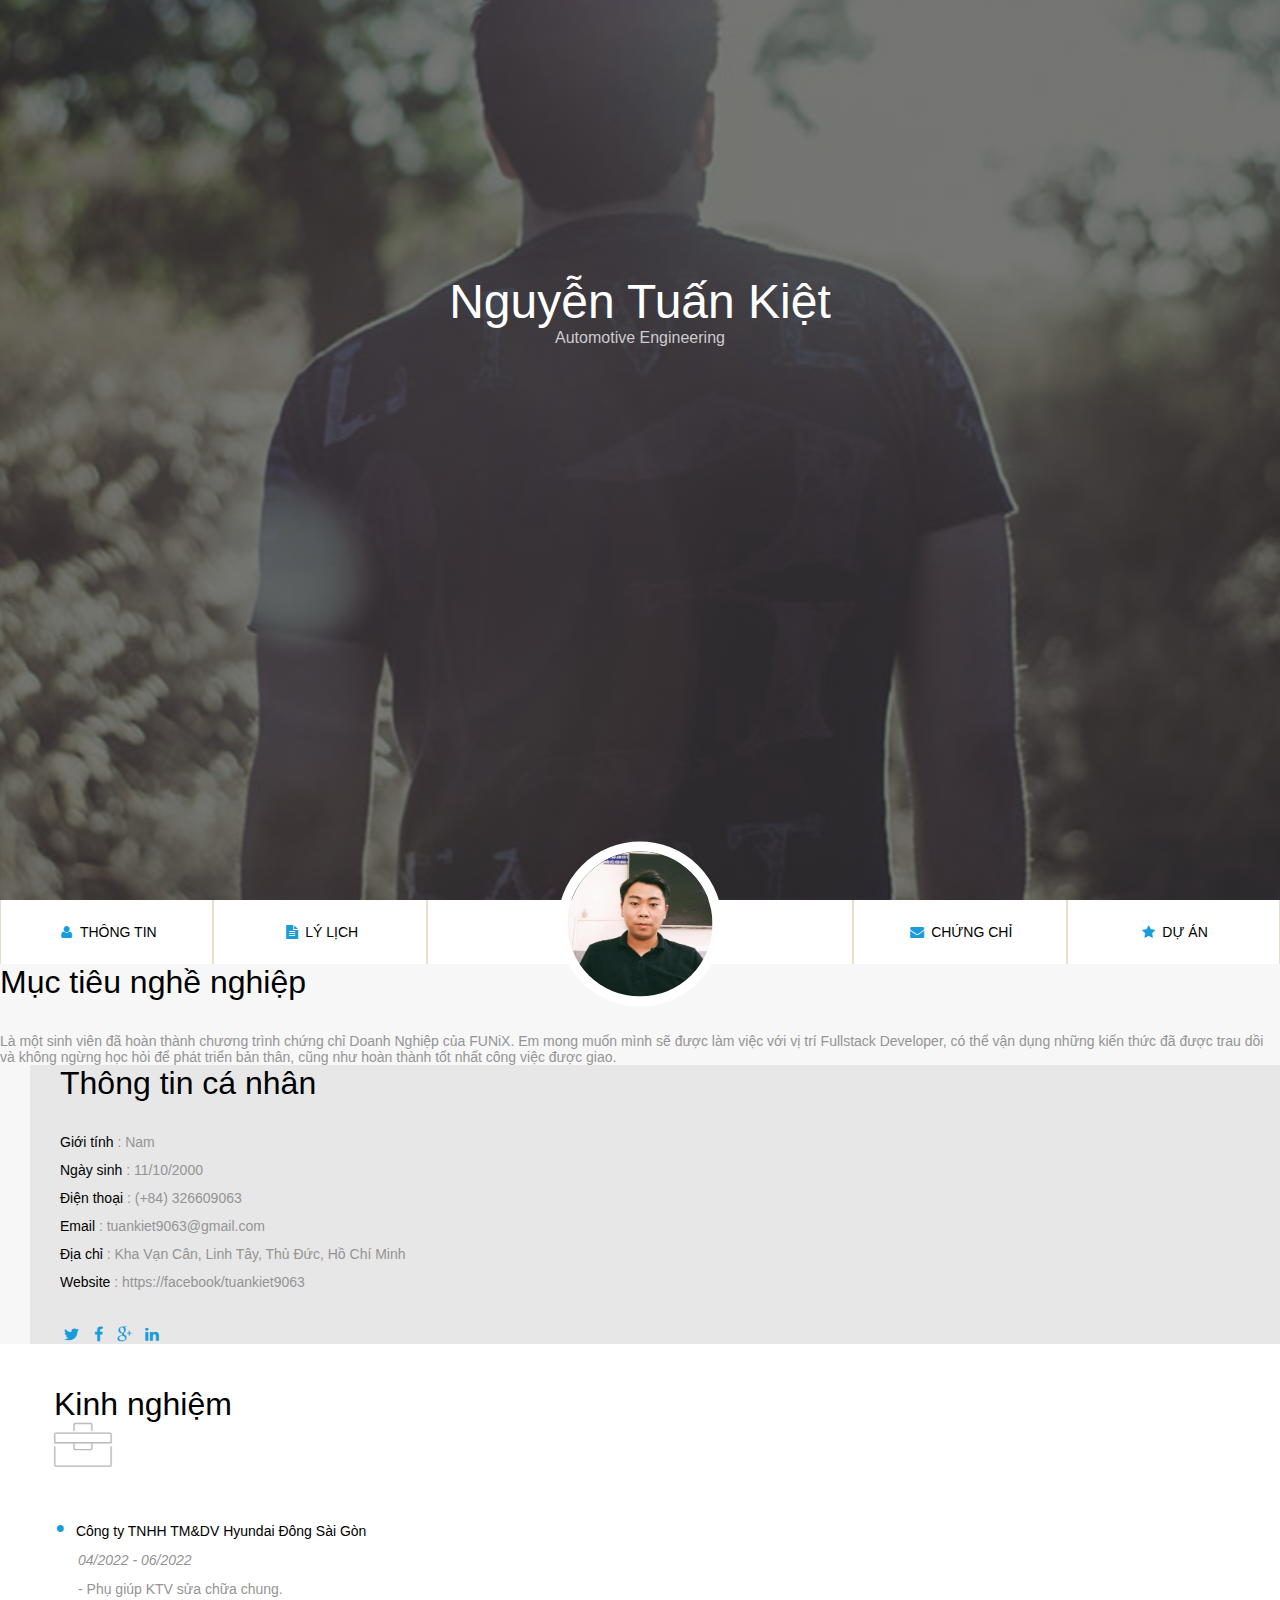
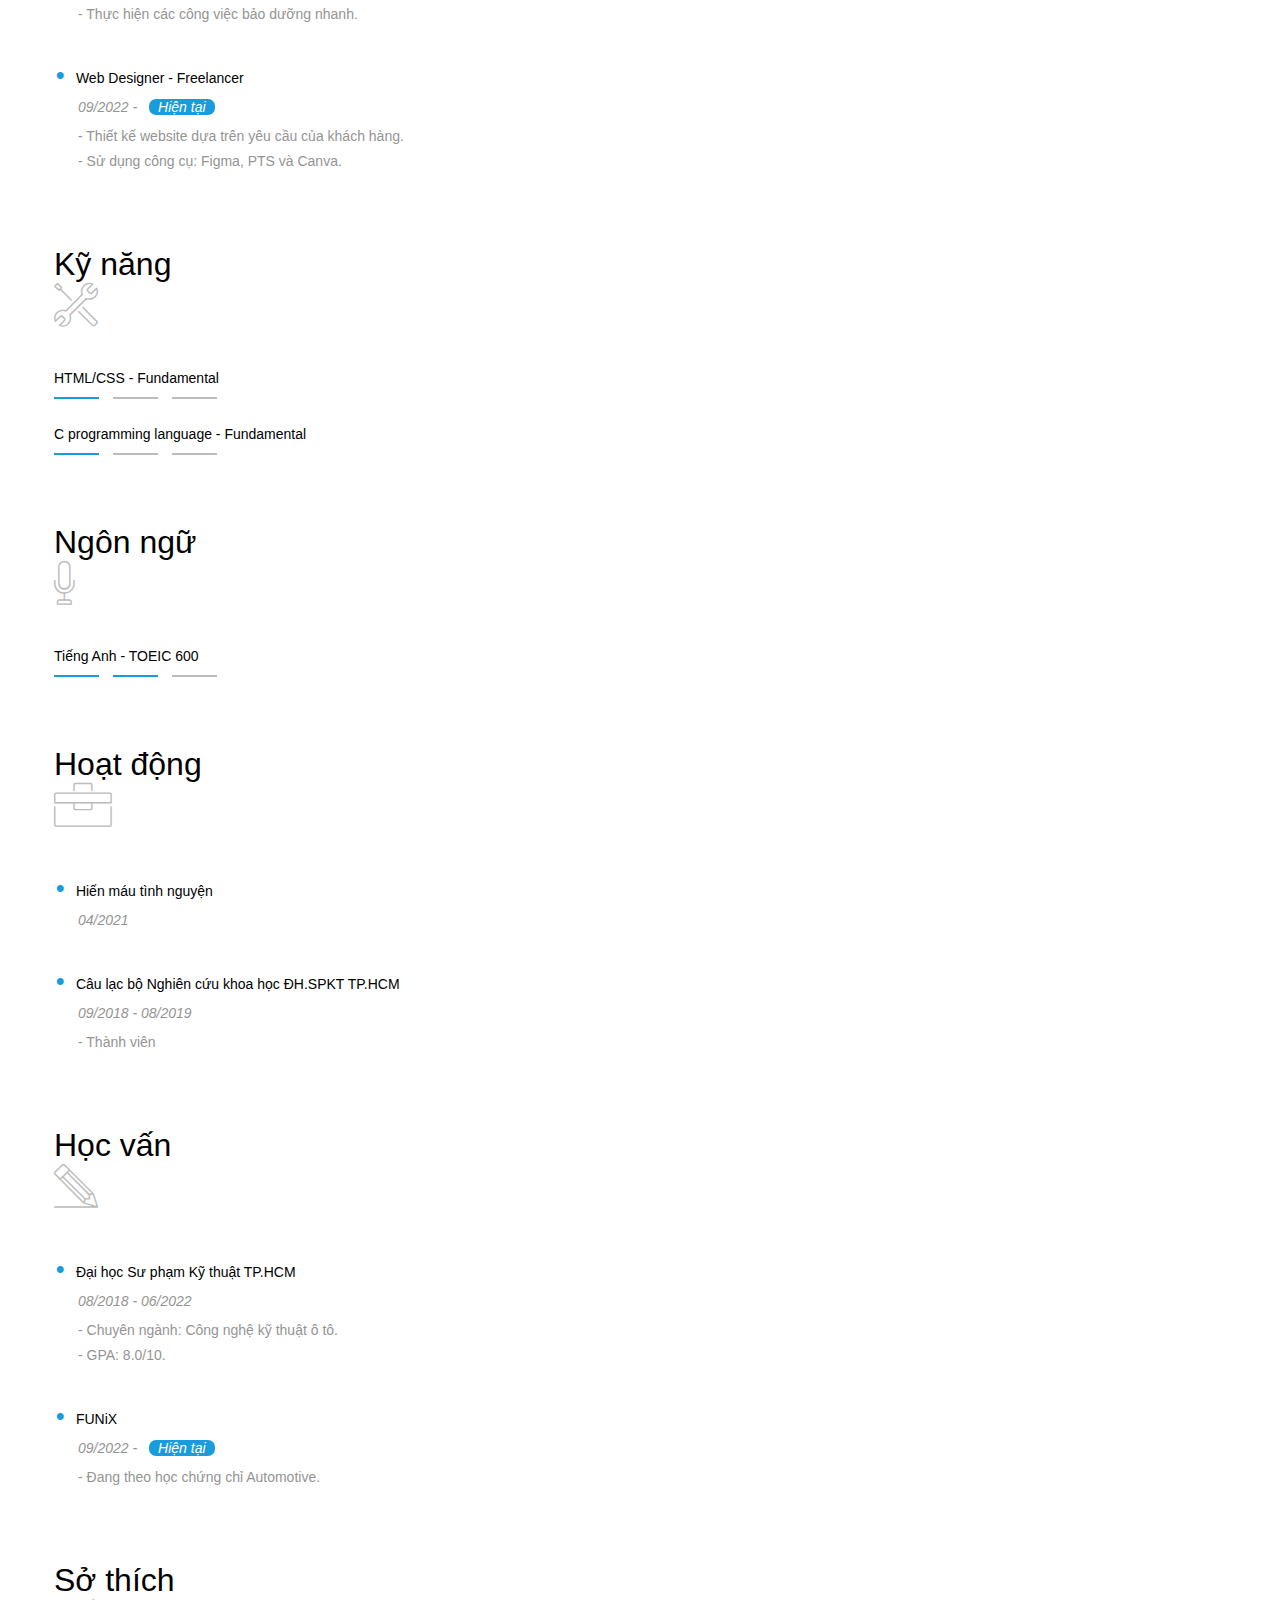
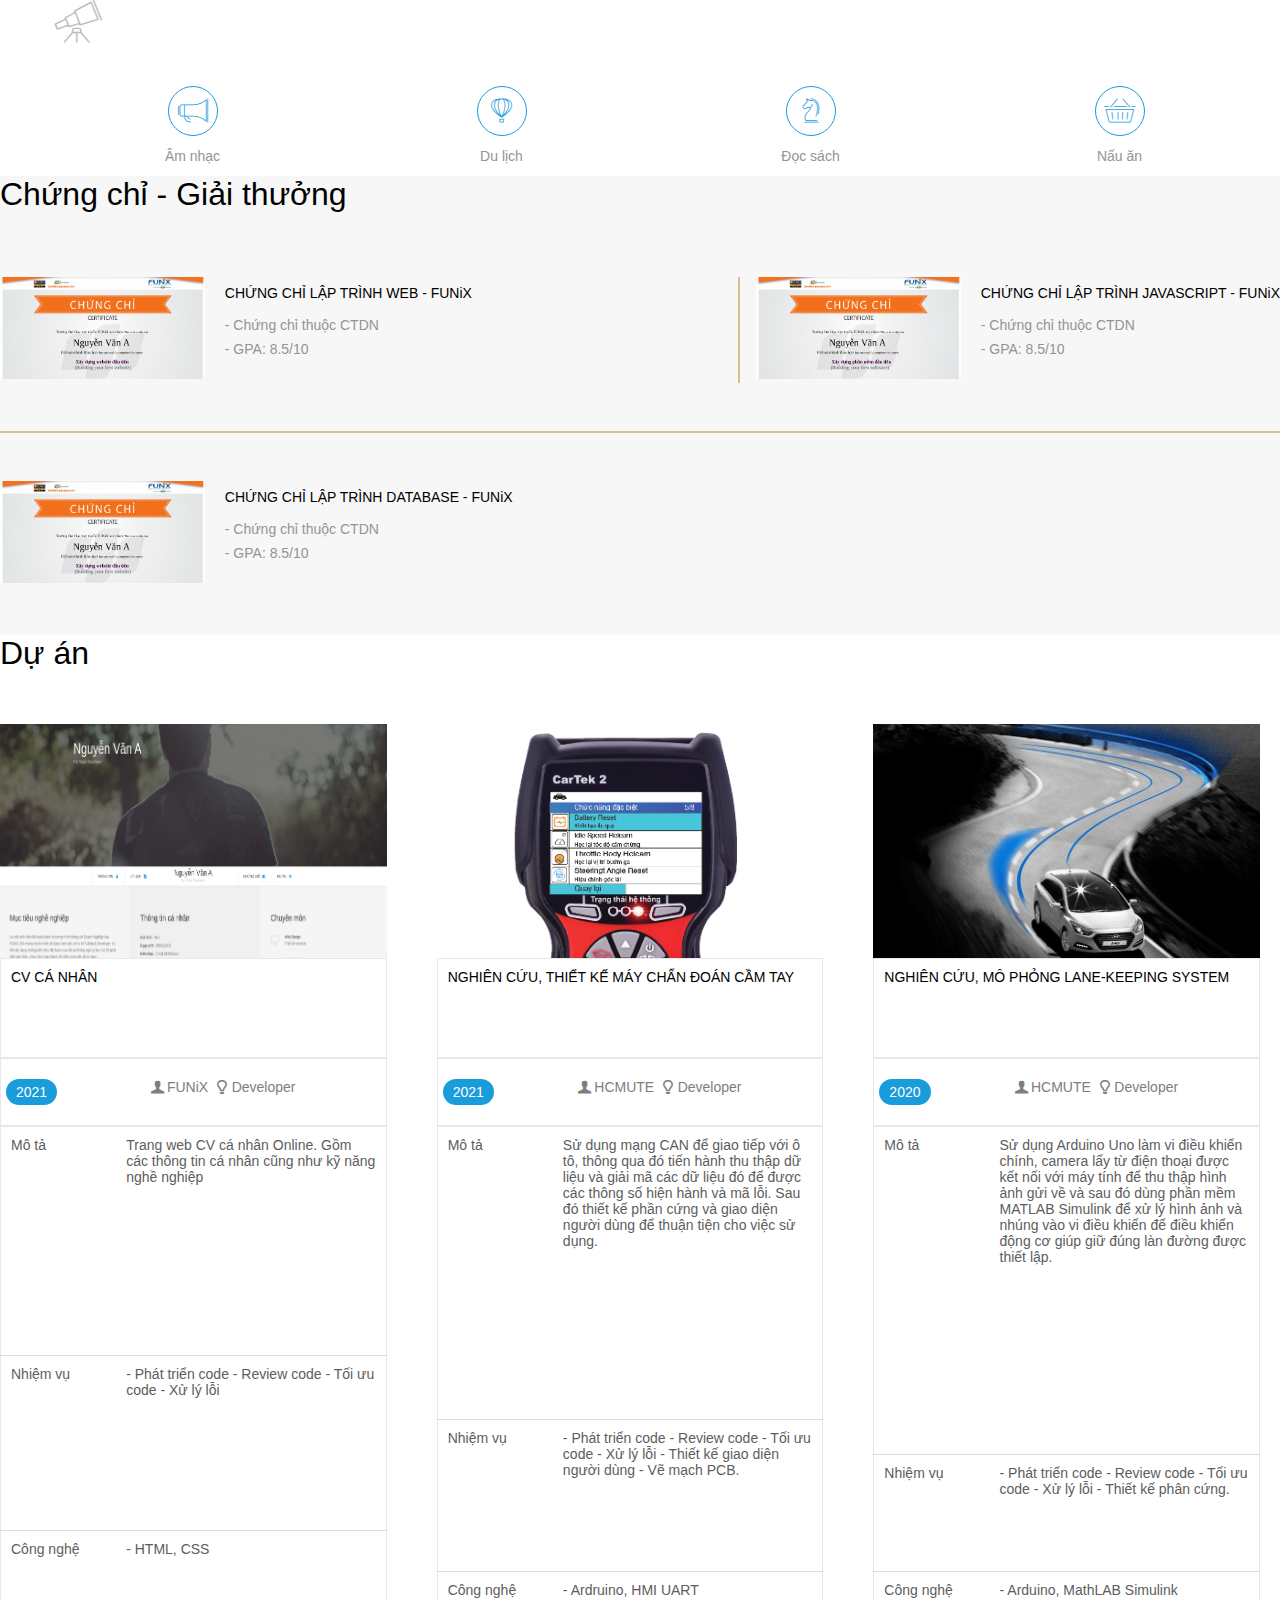
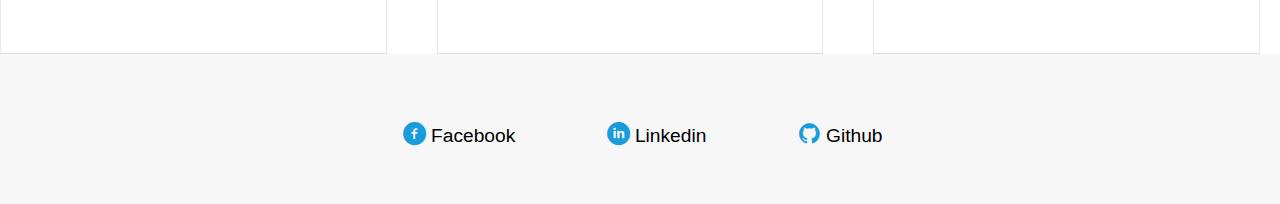
<file: index.html>
<!DOCTYPE html>
<html lang="en">
  <head>
    <meta charset="UTF-8" />
    <meta http-equiv="X-UA-Compatible" content="IE=edge" />
    <meta name="viewport" content="width=device-width, initial-scale=1.0" />
    <link rel="stylesheet" href="./css/font.css" />
    <title>Assignment 03</title>

    <!-- Cài đặt Bootstrap 5.0 vào trang Web -->
    <link
      href="https://cdn.jsdelivr.net/npm/bootstrap@5.1.3/dist/css/bootstrap.min.css"
      rel="stylesheet"
      integrity="sha384-1BmE4kWBq78iYhFldvKuhfTAU6auU8tT94WrHftjDbrCEXSU1oBoqyl2QvZ6jIW3"
      crossorigin="anonymous"
    />
    <link rel="stylesheet" href="./css/font.css" />
    <link rel="stylesheet" href="./css/laptop.css" />
    <link rel="stylesheet" href="./css/tablet.css" />
    <link rel="stylesheet" href="./css/mobile.css" />
  </head>

  <body>
    <!-- banner -->
    <div id="banner" style="padding: 50px">
      <h1>Nguyễn Tuấn Kiệt</h1>
      <span>Automotive Engineering</span>
    </div>

    <!-- navbar -->
    <section id="nav-bar">
      <nav class="container">
        <div class="nav-container">
          <i class="icon-user"></i>
          <a href="#about">Thông tin</a>
        </div>

        <div class="nav-container">
          <i class="icon-doc-text-inv"></i>
          <a href="#job-info">Lý lịch</a>
        </div>

        <div class="nav-container img">
          <img src="images/avatar.jpg" alt="" />
        </div>

        <div class="nav-container">
          <i class="icon-mail-alt"></i>
          <a href="#certificate">Chứng chỉ</a>
        </div>

        <div class="nav-container">
          <i class="icon-star-1"></i>
          <a href="#project">Dự Án</a>
        </div>
      </nav>
    </section>

    <!-- about -->
    <section id="about" class="bg-grey">
      <div class="container px-0 row m-auto">
        <div id="target" class="col py-5">
          <h1 class="section-title">Mục tiêu nghề nghiệp</h1>
          <p>
            Là một sinh viên đã hoàn thành chương trình chứng chỉ Doanh Nghiệp
            của FUNiX. Em mong muốn mình sẽ được làm việc với vị trí Fullstack
            Developer, có thể vận dụng những kiến thức đã được trau dồi và không
            ngừng học hỏi để phát triển bản thân, cũng như hoàn thành tốt nhất
            công việc được giao.
          </p>
        </div>
        <div id="personal-info" class="col py-5">
          <h1 class="section-title">Thông tin cá nhân</h1>
          <ul class="mt-40 info p-0">
            <li><span>Giới tính</span> : Nam</li>
            <li><span>Ngày sinh</span> : 11/10/2000</li>
            <li><span>Điện thoại</span> : (+84) 326609063</li>
            <li><span>Email</span> : tuankiet9063@gmail.com</li>
            <li>
              <span>Địa chỉ</span> : Kha Vạn Cân, Linh Tây, Thủ Đức, Hồ Chí Minh
            </li>
            <li><span>Website</span> : https://facebook/tuankiet9063</li>
          </ul>
          <div class="about-icon">
            <i class="icon-twitter"></i>
            <i class="icon-facebook"></i>
            <i class="icon-gplus"></i>
            <i class="icon-linkedin"></i>
          </div>
        </div>
      </div>
    </section>

    <!-- job info -->
    <section id="job-info">
      <div class="container">
        <div class="d-grid job-items py-4">
          <div class="job-item border my-3 g-col">
            <div class="job-header row justify-content-between">
              <h1 class="col-9">Kinh nghiệm</h1>
              <i class="ic-toolbox col-3"></i>
            </div>
            <div class="job-content">
              <ul>
                <li>
                  Công ty TNHH TM&DV Hyundai Đông Sài Gòn
                  <div class="job-timeline">
                    <p class="grey-color"><i>04/2022 - 06/2022</i></p>
                  </div>
                  <p class="grey-color">- Phụ giúp KTV sửa chữa chung.</p>
                  <p class="grey-color">
                    - Thực hiện các công việc bảo dưỡng nhanh.
                  </p>
                </li>

                <li>
                  Web Designer - Freelancer
                  <div class="job-timeline">
                    <p class="grey-color"><i>09/2022 - </i></p>
                    <p class="timeline-Now">Hiện tại</p>
                  </div>
                  <p class="grey-color">
                    - Thiết kế website dựa trên yêu cầu của khách hàng.
                  </p>
                  <p class="grey-color">
                    - Sử dụng công cụ: Figma, PTS và Canva.
                  </p>
                </li>
              </ul>
            </div>
          </div>

          <div class="job-item border my-3 g-col">
            <div class="job-header row justify-content-between">
              <h1 class="col-9">Kỹ năng</h1>
              <i class="ic-tools-2 col-3"></i>
            </div>
            <div class="job-content">
              <div class="level">
                <span>HTML/CSS - Fundamental</span>
                <div>
                  <span class="span-blue"></span>
                  <span class="span-grey"></span>
                  <span class="span-grey"></span>
                </div>
              </div>
              <div class="level">
                <span>C programming language - Fundamental</span>
                <div>
                  <span class="span-blue"></span>
                  <span class="span-grey"></span>
                  <span class="span-grey"></span>
                </div>
              </div>
            </div>
          </div>

          <div class="job-item border my-3 g-col">
            <div class="job-header row justify-content-between">
              <h1 class="col-9">Ngôn ngữ</h1>
              <i class="ic-mic col-3"></i>
            </div>
            <div class="job-content">
              <div class="level">
                <span>Tiếng Anh - TOEIC 600</span>
                <div>
                  <span class="span-blue"></span>
                  <span class="span-blue"></span>
                  <span class="span-grey"></span>
                </div>
              </div>
            </div>
          </div>

          <div class="job-item border my-3 g-col">
            <div class="job-header row justify-content-between">
              <h1 class="col-9">Hoạt động</h1>
              <i class="ic-toolbox col-3"></i>
            </div>
            <div class="job-content">
              <ul>
                <li>
                  Hiến máu tình nguyện
                  <div class="job-timeline">
                    <p class="grey-color"><i>04/2021</i></p>
                  </div>
                </li>

                <li>
                  Câu lạc bộ Nghiên cứu khoa học ĐH.SPKT TP.HCM
                  <div class="job-timeline">
                    <p class="grey-color"><i>09/2018 - 08/2019</i></p>
                  </div>
                  <div>
                    <p class="grey-color">- Thành viên</p>
                  </div>
                </li>
              </ul>
            </div>
          </div>

          <div class="job-item border my-3 g-col">
            <div class="job-header row justify-content-between">
              <h1 class="col-9">Học vấn</h1>
              <i class="ic-pencil col-3"></i>
            </div>
            <div class="job-content">
              <ul>
                <li>
                  Đại học Sư phạm Kỹ thuật TP.HCM
                  <div class="job-timeline">
                    <p class="grey-color"><i>08/2018 - 06/2022</i></p>
                  </div>
                  <p class="grey-color">
                    - Chuyên ngành: Công nghệ kỹ thuật ô tô.
                  </p>
                  <p class="grey-color">- GPA: 8.0/10.</p>
                </li>

                <li>
                  FUNiX
                  <div class="job-timeline">
                    <p class="grey-color"><i>09/2022 - </i></p>
                    <p class="timeline-Now">Hiện tại</p>
                  </div>
                  <p class="grey-color">
                    - Đang theo học chứng chỉ Automotive.
                  </p>
                </li>
              </ul>
            </div>
          </div>

          <div class="job-item border my-3 g-col" id="hobby">
            <div class="job-header row justify-content-between">
              <h1 class="col-9">Sở thích</h1>
              <i class="ic-telescope col-3"></i>
            </div>
            <div class="job-content">
              <div class="hobby-icon">
                <i class="ic-megaphone"></i>
                <i class="ic-hotairballoon"></i>
                <i class="ic-strategy"></i>
                <i class="ic-basket"></i>
              </div>
              <div class="hobby-name">
                <span>Âm nhạc </span>
                <span> Du lịch</span>
                <span>Đọc sách </span>
                <span> Nấu ăn</span>
              </div>
            </div>
          </div>
        </div>
      </div>
    </section>

    <!-- certificate -->
    <section id="certificate" class="bg-grey">
      <div class="container">
        <h1 class="section-title pt-5">Chứng chỉ - Giải thưởng</h1>
        <div class="container-content">
          <div class="certificate-items">
            <div class="certificate-img">
              <img src="images/Cert_WEB.png" alt="" />
            </div>
            <div class="certificate-content">
              <div class="content-title">
                <p>CHỨNG CHỈ LẬP TRÌNH WEB - FUNiX</p>
              </div>
              <div class="content-content grey-color">
                <p>- Chứng chỉ thuộc CTDN</p>
                <p class="m-0">- GPA: 8.5/10</p>
              </div>
            </div>
          </div>
          <div class="certificate-items">
            <div class="certificate-img">
              <img src="images/Cert_PRF.png" alt="" />
            </div>
            <div class="certificate-content">
              <div class="content-title">
                <p>CHỨNG CHỈ LẬP TRÌNH JAVASCRIPT - FUNiX</p>
              </div>
              <div class="content-content grey-color">
                <p>- Chứng chỉ thuộc CTDN</p>
                <p class="m-0">- GPA: 8.5/10</p>
              </div>
            </div>
          </div>
          <div class="certificate-items">
            <div class="certificate-img">
              <img src="images/Cert_DBI.png" alt="" />
            </div>
            <div class="certificate-content">
              <div class="content-title">
                <p>CHỨNG CHỈ LẬP TRÌNH DATABASE - FUNiX</p>
              </div>
              <div class="content-content grey-color">
                <p>- Chứng chỉ thuộc CTDN</p>
                <p class="m-0">- GPA: 8.5/10</p>
              </div>
            </div>
          </div>
          <div class="certificate-items">
            <span></span>
          </div>
        </div>
      </div>
    </section>

    <!-- project -->
    <section id="project">
      <div class="container">
        <h1 class="section-title pt-5">Dự án</h1>
        <div class="items">
          <div class="item">
            <img src="images/project_1.png" alt="" />
            <div class="project-content">
              <div class="project-title">
                <a href="./Project1 Charter.html">CV CÁ NHÂN</a>
              </div>
              <div class="project-time-role">
                <p class="time">2021</p>
                <div class="FUNiX row">
                  <i class="icon-user-1 grey-color col">FUNiX</i>
                  <i class="icon-lamp grey-color col">Developer</i>
                </div>
              </div>
              <div class="project-table">
                <table>
                  <tr>
                    <td class="td-title">Mô tả</td>
                    <td>
                      Trang web CV cá nhân Online. Gồm các thông tin cá nhân
                      cũng như kỹ năng nghề nghiệp
                    </td>
                  </tr>

                  <tr>
                    <td class="td-title">Nhiệm vụ</td>
                    <td>
                      - Phát triển code - Review code - Tối ưu code - Xử lý lỗi
                    </td>
                  </tr>
                  <tr>
                    <td class="td-title">Công nghệ</td>
                    <td>- HTML, CSS</td>
                  </tr>
                </table>
              </div>
            </div>
          </div>

          <div class="item">
            <img src="images/Project_2(1).png" alt="" />
            <div class="project-content">
              <div class="project-title">
                <a href="./Project2 Charter.html"
                  >NGHIÊN CỨU, THIẾT KẾ MÁY CHẨN ĐOÁN CẦM TAY</a
                >
              </div>
              <div class="project-time-role">
                <p class="time">2021</p>
                <div class="FUNiX row">
                  <i class="icon-user-1 grey-color col">HCMUTE</i>
                  <i class="icon-lamp grey-color col">Developer</i>
                </div>
              </div>
              <div class="project-table">
                <table>
                  <tr>
                    <td class="td-title">Mô tả</td>
                    <td>
                      Sử dụng mạng CAN để giao tiếp với ô tô, thông qua đó tiến
                      hành thu thập dữ liệu và giải mã các dữ liệu đó để được
                      các thông số hiện hành và mã lỗi. Sau đó thiết kế phần
                      cứng và giao diện người dùng để thuận tiện cho việc sử
                      dụng.
                    </td>
                  </tr>

                  <tr>
                    <td class="td-title">Nhiệm vụ</td>
                    <td>
                      - Phát triển code - Review code - Tối ưu code - Xử lý lỗi
                      - Thiết kế giao diện người dùng - Vẽ mạch PCB.
                    </td>
                  </tr>
                  <tr>
                    <td class="td-title">Công nghệ</td>
                    <td>- Ardruino, HMI UART</td>
                  </tr>
                </table>
              </div>
            </div>
          </div>

          <div class="item">
            <img src="images/project_3 (2).png" alt="" />
            <div class="project-content">
              <div class="project-title">
                <a href="./Project3 Charter.html"
                  >NGHIÊN CỨU, MÔ PHỎNG LANE-KEEPING SYSTEM</a
                >
              </div>
              <div class="project-time-role">
                <p class="time">2020</p>
                <div class="FUNiX row">
                  <i class="icon-user-1 grey-color col">HCMUTE</i>
                  <i class="icon-lamp grey-color col">Developer</i>
                </div>
              </div>
              <div class="project-table">
                <table>
                  <tr>
                    <td class="td-title">Mô tả</td>
                    <td>
                      Sử dụng Arduino Uno làm vi điều khiển chính, camera lấy từ
                      điện thoại được kết nối với máy tính để thu thập hình ảnh
                      gửi về và sau đó dùng phần mềm MATLAB Simulink để xử lý
                      hình ảnh và nhúng vào vi điều khiển để điều khiển động cơ
                      giúp giữ đúng làn đường được thiết lập.
                    </td>
                  </tr>

                  <tr>
                    <td class="td-title">Nhiệm vụ</td>
                    <td>
                      - Phát triển code - Review code - Tối ưu code - Xử lý lỗi
                      - Thiết kế phân cứng.
                    </td>
                  </tr>
                  <tr>
                    <td class="td-title">Công nghệ</td>
                    <td>- Arduino, MathLAB Simulink</td>
                  </tr>
                </table>
              </div>
            </div>
          </div>
        </div>
      </div>
    </section>

    <!-- footer -->
    <section id="footer" class="bg-grey mt-3">
      <div class="container">
        <ul class="mb-0 ps-0">
          <li>
            <i class="icon-facebook-circled"><a href="#footer">Facebook</a></i>
          </li>
          <li>
            <i class="icon-linkedin-circled"><a href="#footer">Linkedin</a></i>
          </li>
          <li>
            <i class="icon-github-circled"><a href="#footer">Github</a></i>
          </li>
        </ul>
      </div>
    </section>
  </body>
</html>
</file>
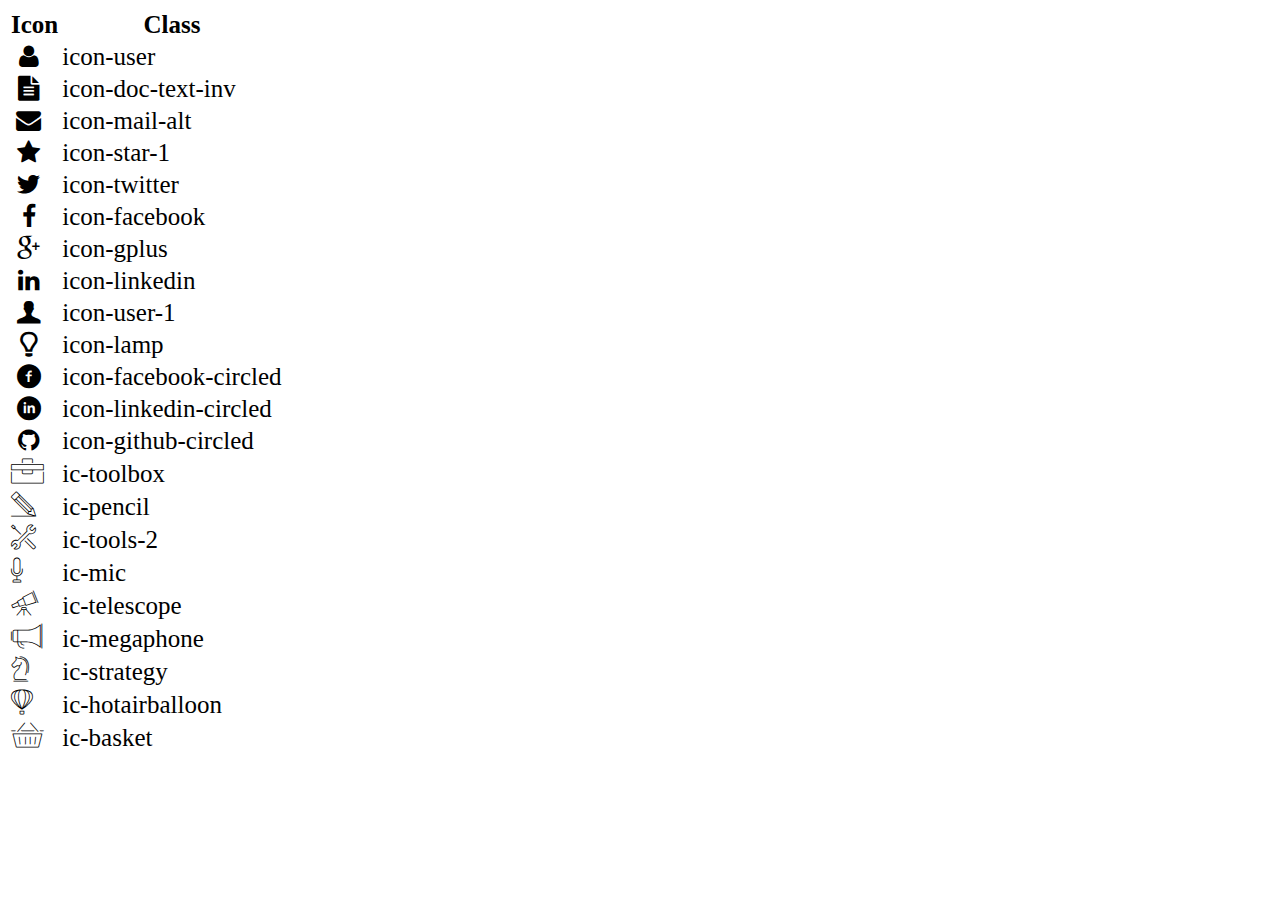
<file: icon-list.html>
<!DOCTYPE html>
<html lang="en">

<head>
    <meta charset="UTF-8">
    <meta http-equiv="X-UA-Compatible" content="IE=edge">
    <meta name="viewport" content="width=device-width, initial-scale=1.0">
    <link rel="stylesheet" href="css/font.css">
    <title>Icon List</title>
</head>

<body>
    <table style="font-size: 25px;">
        <thead>
            <tr>
                <th>Icon</th>
                <th>Class</th>
            </tr>
        </thead>
        <tbody>
            <tr>
                <td><i class="icon-user"></i></td>
                <td>icon-user</td>
            </tr>
            <tr>
                <td><i class="icon-doc-text-inv"></i></td>
                <td>icon-doc-text-inv</td>
            </tr>
            <tr>
                <td><i class="icon-mail-alt"></i></td>
                <td>icon-mail-alt</td>
            </tr>
            <tr>
                <td><i class="icon-star-1"></i></td>
                <td>icon-star-1</td>
            </tr>
            <tr>
                <td><i class="icon-twitter"></i></td>
                <td>icon-twitter</td>
            </tr>
            <tr>
                <td><i class="icon-facebook"></i></td>
                <td>icon-facebook</td>
            </tr>
            <tr>
                <td><i class="icon-gplus"></i></td>
                <td>icon-gplus</td>
            </tr>
            <tr>
                <td><i class="icon-linkedin"></i></td>
                <td>icon-linkedin</td>
            </tr>
            <tr>
                <td><i class="icon-user-1"></i></td>
                <td>icon-user-1</td>
            </tr>
            <tr>
                <td><i class="icon-lamp"></i></td>
                <td>icon-lamp</td>
            </tr>
            <tr>
                <td><i class="icon-facebook-circled"></i></td>
                <td>icon-facebook-circled</td>
            </tr>
            <tr>
                <td><i class="icon-linkedin-circled"></i></td>
                <td>icon-linkedin-circled</td>
            </tr>
            <tr>
                <td><i class="icon-github-circled"></i></td>
                <td>icon-github-circled</td>
            </tr>
            <tr>
                <td><i class="ic-toolbox"></i></td>
                <td>ic-toolbox</td>
            </tr>
            <tr>
                <td><i class="ic-pencil"></i></td>
                <td>ic-pencil</td>
            </tr>
            <tr>
                <td><i class="ic-tools-2"></i></td>
                <td>ic-tools-2</td>
            </tr>

            <tr>
                <td><i class="ic-mic"></i></td>
                <td>ic-mic</td>
            </tr>
            <tr>
                <td><i class="ic-telescope"></i></td>
                <td>ic-telescope</td>
            </tr>
            <tr>
                <td><i class="ic-megaphone"></i></td>
                <td>ic-megaphone</td>
            </tr>
            <tr>
                <td><i class="ic-strategy"></i></td>
                <td>ic-strategy</td>
            </tr>
            <tr>
                <td><i class="ic-hotairballoon"></i></td>
                <td>ic-hotairballoon</td>
            </tr>
            <tr>
                <td><i class="ic-basket"></i></td>
                <td>ic-basket</td>
            </tr>
        </tbody>
    </table>
</body>

</html>
</file>
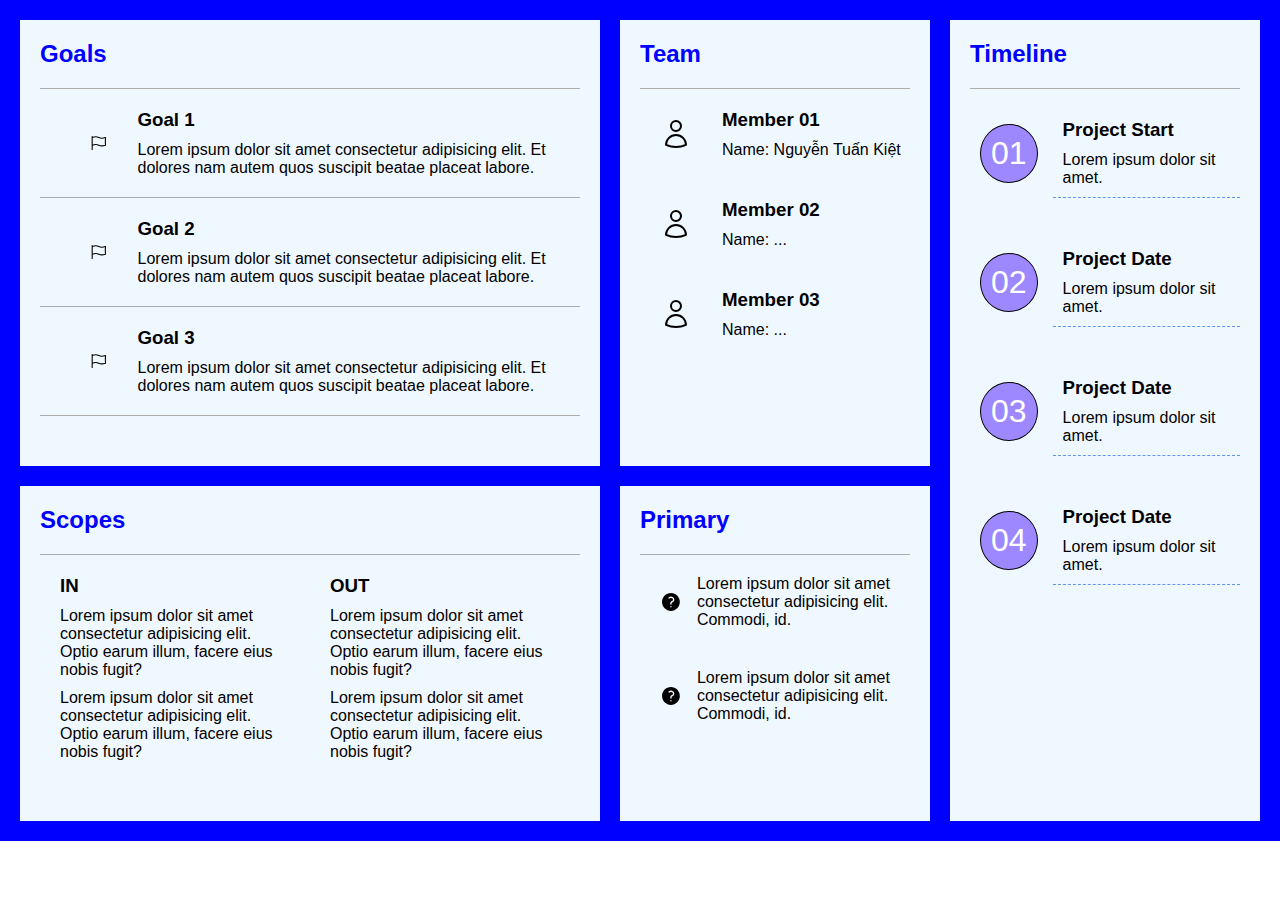
<file: Project1 Charter.html>
<!DOCTYPE html>
<html lang="en">
  <head>
    <meta charset="UTF-8" />
    <meta http-equiv="X-UA-Compatible" content="IE=edge" />
    <meta name="viewport" content="width=device-width, initial-scale=1.0" />
    <link rel="stylesheet" href="./css/laptop.css" />
    <link rel="stylesheet" href="./css/tablet.css" />
    <link rel="stylesheet" href="./css/mobile.css" />
    <title>My CV</title>
  </head>
  <body>
    <div class="Project_Charter-containers">
      <div id="Goals" class="Project_Charter-container">
        <div class="title">
          <h2>Goals</h2>
        </div>

        <div class="item">
          <svg
            xmlns="http://www.w3.org/2000/svg"
            fill="none"
            viewBox="0 0 24 24"
            stroke-width="1.5"
            stroke="currentColor"
            class="icon"
          >
            <path
              stroke-linecap="round"
              stroke-linejoin="round"
              d="M3 3v1.5M3 21v-6m0 0l2.77-.693a9 9 0 016.208.682l.108.054a9 9 0 006.086.71l3.114-.732a48.524 48.524 0 01-.005-10.499l-3.11.732a9 9 0 01-6.085-.711l-.108-.054a9 9 0 00-6.208-.682L3 4.5M3 15V4.5"
            />
          </svg>

          <div class="goal-text">
            <h3>Goal 1</h3>
            <p>
              Lorem ipsum dolor sit amet consectetur adipisicing elit. Et
              dolores nam autem quos suscipit beatae placeat labore.
            </p>
          </div>
        </div>

        <div class="item">
          <svg
            xmlns="http://www.w3.org/2000/svg"
            fill="none"
            viewBox="0 0 24 24"
            stroke-width="1.5"
            stroke="currentColor"
            class="icon"
          >
            <path
              stroke-linecap="round"
              stroke-linejoin="round"
              d="M3 3v1.5M3 21v-6m0 0l2.77-.693a9 9 0 016.208.682l.108.054a9 9 0 006.086.71l3.114-.732a48.524 48.524 0 01-.005-10.499l-3.11.732a9 9 0 01-6.085-.711l-.108-.054a9 9 0 00-6.208-.682L3 4.5M3 15V4.5"
            />
          </svg>

          <div class="goal-text">
            <h3>Goal 2</h3>
            <p>
              Lorem ipsum dolor sit amet consectetur adipisicing elit. Et
              dolores nam autem quos suscipit beatae placeat labore.
            </p>
          </div>
        </div>

        <div class="item">
          <svg
            xmlns="http://www.w3.org/2000/svg"
            fill="none"
            viewBox="0 0 24 24"
            stroke-width="1.5"
            stroke="currentColor"
            class="icon"
          >
            <path
              stroke-linecap="round"
              stroke-linejoin="round"
              d="M3 3v1.5M3 21v-6m0 0l2.77-.693a9 9 0 016.208.682l.108.054a9 9 0 006.086.71l3.114-.732a48.524 48.524 0 01-.005-10.499l-3.11.732a9 9 0 01-6.085-.711l-.108-.054a9 9 0 00-6.208-.682L3 4.5M3 15V4.5"
            />
          </svg>

          <div class="goal-text">
            <h3>Goal 3</h3>
            <p>
              Lorem ipsum dolor sit amet consectetur adipisicing elit. Et
              dolores nam autem quos suscipit beatae placeat labore.
            </p>
          </div>
        </div>
      </div>

      <div id="Team" class="Project_Charter-container">
        <div class="title">
          <h2>Team</h2>
        </div>

        <div class="item">
          <svg
            xmlns="http://www.w3.org/2000/svg"
            fill="none"
            viewBox="0 0 24 24"
            stroke-width="1.5"
            stroke="currentColor"
            class="icon"
          >
            <path
              stroke-linecap="round"
              stroke-linejoin="round"
              d="M15.75 6a3.75 3.75 0 11-7.5 0 3.75 3.75 0 017.5 0zM4.501 20.118a7.5 7.5 0 0114.998 0A17.933 17.933 0 0112 21.75c-2.676 0-5.216-.584-7.499-1.632z"
            />
          </svg>
          <div class="team-text">
            <h3>Member 01</h3>
            <p>Name: Nguyễn Tuấn Kiệt</p>
          </div>
        </div>

        <div class="item">
          <svg
            xmlns="http://www.w3.org/2000/svg"
            fill="none"
            viewBox="0 0 24 24"
            stroke-width="1.5"
            stroke="currentColor"
            class="icon"
          >
            <path
              stroke-linecap="round"
              stroke-linejoin="round"
              d="M15.75 6a3.75 3.75 0 11-7.5 0 3.75 3.75 0 017.5 0zM4.501 20.118a7.5 7.5 0 0114.998 0A17.933 17.933 0 0112 21.75c-2.676 0-5.216-.584-7.499-1.632z"
            />
          </svg>
          <div class="team-text">
            <h3>Member 02</h3>
            <p>Name: ...</p>
          </div>
        </div>

        <div class="item">
          <svg
            xmlns="http://www.w3.org/2000/svg"
            fill="none"
            viewBox="0 0 24 24"
            stroke-width="1.5"
            stroke="currentColor"
            class="icon"
          >
            <path
              stroke-linecap="round"
              stroke-linejoin="round"
              d="M15.75 6a3.75 3.75 0 11-7.5 0 3.75 3.75 0 017.5 0zM4.501 20.118a7.5 7.5 0 0114.998 0A17.933 17.933 0 0112 21.75c-2.676 0-5.216-.584-7.499-1.632z"
            />
          </svg>
          <div class="team-text">
            <h3>Member 03</h3>
            <p>Name: ...</p>
          </div>
        </div>
      </div>

      <div id="Timeline" class="Project_Charter-container">
        <div class="title">
          <h2>Timeline</h2>
        </div>

        <div class="item">
          <span>01</span>
          <div class="Timeline-text">
            <h3>Project Start</h3>
            <p>Lorem ipsum dolor sit amet.</p>
          </div>
        </div>

        <div class="item">
          <span>02</span>
          <div class="Timeline-text">
            <h3>Project Date</h3>
            <p>Lorem ipsum dolor sit amet.</p>
          </div>
        </div>

        <div class="item">
          <span>03</span>
          <div class="Timeline-text">
            <h3>Project Date</h3>
            <p>Lorem ipsum dolor sit amet.</p>
          </div>
        </div>

        <div class="item">
          <span>04</span>
          <div class="Timeline-text">
            <h3>Project Date</h3>
            <p>Lorem ipsum dolor sit amet.</p>
          </div>
        </div>
      </div>

      <div id="Scopes" class="Project_Charter-container">
        <div class="title">
          <h2>Scopes</h2>
        </div>
        <div class="content">
          <div class="item">
            <h3>IN</h3>
            <p>
              Lorem ipsum dolor sit amet consectetur adipisicing elit. Optio
              earum illum, facere eius nobis fugit?
            </p>
            <p>
              Lorem ipsum dolor sit amet consectetur adipisicing elit. Optio
              earum illum, facere eius nobis fugit?
            </p>
          </div>

          <div class="item">
            <h3>OUT</h3>
            <p>
              Lorem ipsum dolor sit amet consectetur adipisicing elit. Optio
              earum illum, facere eius nobis fugit?
            </p>
            <p>
              Lorem ipsum dolor sit amet consectetur adipisicing elit. Optio
              earum illum, facere eius nobis fugit?
            </p>
          </div>
        </div>
      </div>

      <div id="Primary" class="Project_Charter-container">
        <div class="title">
          <h2>Primary</h2>
        </div>

        <div class="item">
          <svg
            xmlns="http://www.w3.org/2000/svg"
            viewBox="0 0 24 24"
            fill="currentColor"
            class="question-icon"
          >
            <path
              fill-rule="evenodd"
              d="M2.25 12c0-5.385 4.365-9.75 9.75-9.75s9.75 4.365 9.75 9.75-4.365 9.75-9.75 9.75S2.25 17.385 2.25 12zm11.378-3.917c-.89-.777-2.366-.777-3.255 0a.75.75 0 01-.988-1.129c1.454-1.272 3.776-1.272 5.23 0 1.513 1.324 1.513 3.518 0 4.842a3.75 3.75 0 01-.837.552c-.676.328-1.028.774-1.028 1.152v.75a.75.75 0 01-1.5 0v-.75c0-1.279 1.06-2.107 1.875-2.502.182-.088.351-.199.503-.331.83-.727.83-1.857 0-2.584zM12 18a.75.75 0 100-1.5.75.75 0 000 1.5z"
              clip-rule="evenodd"
            />
          </svg>
          <p>
            Lorem ipsum dolor sit amet consectetur adipisicing elit. Commodi,
            id.
          </p>
        </div>

        <div class="item">
          <svg
            xmlns="http://www.w3.org/2000/svg"
            viewBox="0 0 24 24"
            fill="currentColor"
            class="question-icon"
          >
            <path
              fill-rule="evenodd"
              d="M2.25 12c0-5.385 4.365-9.75 9.75-9.75s9.75 4.365 9.75 9.75-4.365 9.75-9.75 9.75S2.25 17.385 2.25 12zm11.378-3.917c-.89-.777-2.366-.777-3.255 0a.75.75 0 01-.988-1.129c1.454-1.272 3.776-1.272 5.23 0 1.513 1.324 1.513 3.518 0 4.842a3.75 3.75 0 01-.837.552c-.676.328-1.028.774-1.028 1.152v.75a.75.75 0 01-1.5 0v-.75c0-1.279 1.06-2.107 1.875-2.502.182-.088.351-.199.503-.331.83-.727.83-1.857 0-2.584zM12 18a.75.75 0 100-1.5.75.75 0 000 1.5z"
              clip-rule="evenodd"
            />
          </svg>
          <p>
            Lorem ipsum dolor sit amet consectetur adipisicing elit. Commodi,
            id.
          </p>
        </div>
      </div>
    </div>
  </body>
</html>
</file>
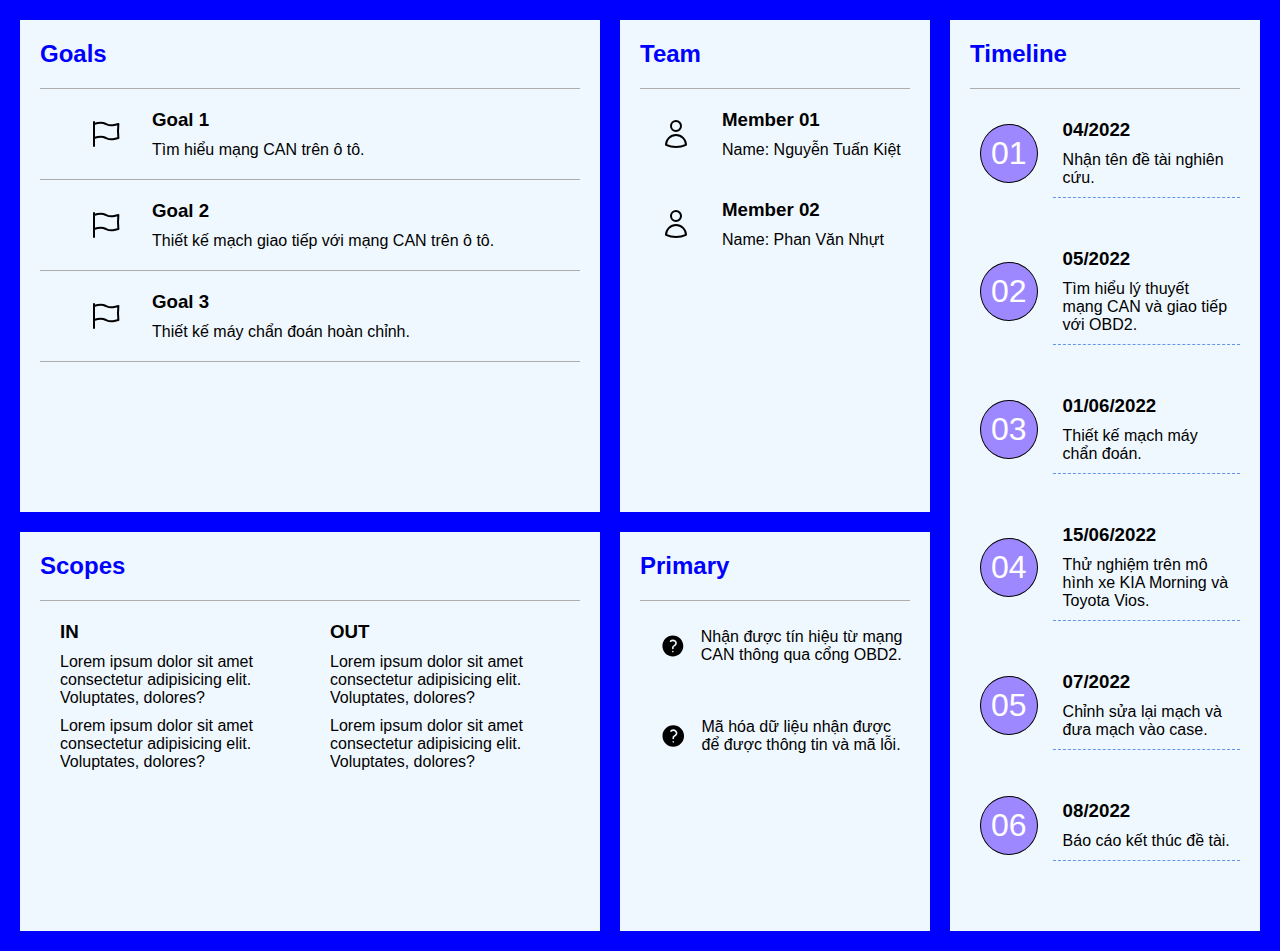
<file: Project2 Charter.html>
<!DOCTYPE html>
<html lang="en">
  <head>
    <meta charset="UTF-8" />
    <meta http-equiv="X-UA-Compatible" content="IE=edge" />
    <meta name="viewport" content="width=device-width, initial-scale=1.0" />
    <link rel="stylesheet" href="./css/laptop.css" />
    <link rel="stylesheet" href="./css/tablet.css" />
    <link rel="stylesheet" href="./css/mobile.css" />
    <title>Design Diagnostic Machine</title>
  </head>
  <body>
    <div class="Project_Charter-containers">
      <div id="Goals" class="Project_Charter-container">
        <div class="title">
          <h2>Goals</h2>
        </div>

        <div class="item">
          <svg
            xmlns="http://www.w3.org/2000/svg"
            fill="none"
            viewBox="0 0 24 24"
            stroke-width="1.5"
            stroke="currentColor"
            class="icon"
          >
            <path
              stroke-linecap="round"
              stroke-linejoin="round"
              d="M3 3v1.5M3 21v-6m0 0l2.77-.693a9 9 0 016.208.682l.108.054a9 9 0 006.086.71l3.114-.732a48.524 48.524 0 01-.005-10.499l-3.11.732a9 9 0 01-6.085-.711l-.108-.054a9 9 0 00-6.208-.682L3 4.5M3 15V4.5"
            />
          </svg>

          <div class="goal-text">
            <h3>Goal 1</h3>
            <p>Tìm hiểu mạng CAN trên ô tô.</p>
          </div>
        </div>

        <div class="item">
          <svg
            xmlns="http://www.w3.org/2000/svg"
            fill="none"
            viewBox="0 0 24 24"
            stroke-width="1.5"
            stroke="currentColor"
            class="icon"
          >
            <path
              stroke-linecap="round"
              stroke-linejoin="round"
              d="M3 3v1.5M3 21v-6m0 0l2.77-.693a9 9 0 016.208.682l.108.054a9 9 0 006.086.71l3.114-.732a48.524 48.524 0 01-.005-10.499l-3.11.732a9 9 0 01-6.085-.711l-.108-.054a9 9 0 00-6.208-.682L3 4.5M3 15V4.5"
            />
          </svg>

          <div class="goal-text">
            <h3>Goal 2</h3>
            <p>Thiết kế mạch giao tiếp với mạng CAN trên ô tô.</p>
          </div>
        </div>

        <div class="item">
          <svg
            xmlns="http://www.w3.org/2000/svg"
            fill="none"
            viewBox="0 0 24 24"
            stroke-width="1.5"
            stroke="currentColor"
            class="icon"
          >
            <path
              stroke-linecap="round"
              stroke-linejoin="round"
              d="M3 3v1.5M3 21v-6m0 0l2.77-.693a9 9 0 016.208.682l.108.054a9 9 0 006.086.71l3.114-.732a48.524 48.524 0 01-.005-10.499l-3.11.732a9 9 0 01-6.085-.711l-.108-.054a9 9 0 00-6.208-.682L3 4.5M3 15V4.5"
            />
          </svg>

          <div class="goal-text">
            <h3>Goal 3</h3>
            <p>Thiết kế máy chẩn đoán hoàn chỉnh.</p>
          </div>
        </div>
      </div>

      <div id="Team" class="Project_Charter-container">
        <div class="title">
          <h2>Team</h2>
        </div>

        <div class="item">
          <svg
            xmlns="http://www.w3.org/2000/svg"
            fill="none"
            viewBox="0 0 24 24"
            stroke-width="1.5"
            stroke="currentColor"
            class="icon"
          >
            <path
              stroke-linecap="round"
              stroke-linejoin="round"
              d="M15.75 6a3.75 3.75 0 11-7.5 0 3.75 3.75 0 017.5 0zM4.501 20.118a7.5 7.5 0 0114.998 0A17.933 17.933 0 0112 21.75c-2.676 0-5.216-.584-7.499-1.632z"
            />
          </svg>
          <div class="team-text">
            <h3>Member 01</h3>
            <p>Name: Nguyễn Tuấn Kiệt</p>
          </div>
        </div>

        <div class="item">
          <svg
            xmlns="http://www.w3.org/2000/svg"
            fill="none"
            viewBox="0 0 24 24"
            stroke-width="1.5"
            stroke="currentColor"
            class="icon"
          >
            <path
              stroke-linecap="round"
              stroke-linejoin="round"
              d="M15.75 6a3.75 3.75 0 11-7.5 0 3.75 3.75 0 017.5 0zM4.501 20.118a7.5 7.5 0 0114.998 0A17.933 17.933 0 0112 21.75c-2.676 0-5.216-.584-7.499-1.632z"
            />
          </svg>
          <div class="team-text">
            <h3>Member 02</h3>
            <p>Name: Phan Văn Nhựt</p>
          </div>
        </div>
      </div>

      <div id="Timeline" class="Project_Charter-container">
        <div class="title">
          <h2>Timeline</h2>
        </div>

        <div class="item">
          <span>01</span>
          <div class="Timeline-text">
            <h3>04/2022</h3>
            <p>Nhận tên đề tài nghiên cứu.</p>
          </div>
        </div>

        <div class="item">
          <span>02</span>
          <div class="Timeline-text">
            <h3>05/2022</h3>
            <p>Tìm hiểu lý thuyết mạng CAN và giao tiếp với OBD2.</p>
          </div>
        </div>

        <div class="item">
          <span>03</span>
          <div class="Timeline-text">
            <h3>01/06/2022</h3>
            <p>Thiết kế mạch máy chẩn đoán.</p>
          </div>
        </div>

        <div class="item">
          <span>04</span>
          <div class="Timeline-text">
            <h3>15/06/2022</h3>
            <p>Thử nghiệm trên mô hình xe KIA Morning và Toyota Vios.</p>
          </div>
        </div>

        <div class="item">
          <span>05</span>
          <div class="Timeline-text">
            <h3>07/2022</h3>
            <p>Chỉnh sửa lại mạch và đưa mạch vào case.</p>
          </div>
        </div>

        <div class="item">
          <span>06</span>
          <div class="Timeline-text">
            <h3>08/2022</h3>
            <p>Báo cáo kết thúc đề tài.</p>
          </div>
        </div>
      </div>

      <div id="Scopes" class="Project_Charter-container">
        <div class="title">
          <h2>Scopes</h2>
        </div>
        <div class="content">
          <div class="item">
            <h3>IN</h3>
            <p>
              Lorem ipsum dolor sit amet consectetur adipisicing elit.
              Voluptates, dolores?
            </p>
            <p>
              Lorem ipsum dolor sit amet consectetur adipisicing elit.
              Voluptates, dolores?
            </p>
          </div>

          <div class="item">
            <h3>OUT</h3>
            <p>
              Lorem ipsum dolor sit amet consectetur adipisicing elit.
              Voluptates, dolores?
            </p>
            <p>
              Lorem ipsum dolor sit amet consectetur adipisicing elit.
              Voluptates, dolores?
            </p>
          </div>
        </div>
      </div>

      <div id="Primary" class="Project_Charter-container">
        <div class="title">
          <h2>Primary</h2>
        </div>

        <div class="item">
          <svg
            xmlns="http://www.w3.org/2000/svg"
            viewBox="0 0 24 24"
            fill="currentColor"
            class="question-icon"
          >
            <path
              fill-rule="evenodd"
              d="M2.25 12c0-5.385 4.365-9.75 9.75-9.75s9.75 4.365 9.75 9.75-4.365 9.75-9.75 9.75S2.25 17.385 2.25 12zm11.378-3.917c-.89-.777-2.366-.777-3.255 0a.75.75 0 01-.988-1.129c1.454-1.272 3.776-1.272 5.23 0 1.513 1.324 1.513 3.518 0 4.842a3.75 3.75 0 01-.837.552c-.676.328-1.028.774-1.028 1.152v.75a.75.75 0 01-1.5 0v-.75c0-1.279 1.06-2.107 1.875-2.502.182-.088.351-.199.503-.331.83-.727.83-1.857 0-2.584zM12 18a.75.75 0 100-1.5.75.75 0 000 1.5z"
              clip-rule="evenodd"
            />
          </svg>
          <p>Nhận được tín hiệu từ mạng CAN thông qua cổng OBD2.</p>
        </div>

        <div class="item">
          <svg
            xmlns="http://www.w3.org/2000/svg"
            viewBox="0 0 24 24"
            fill="currentColor"
            class="question-icon"
          >
            <path
              fill-rule="evenodd"
              d="M2.25 12c0-5.385 4.365-9.75 9.75-9.75s9.75 4.365 9.75 9.75-4.365 9.75-9.75 9.75S2.25 17.385 2.25 12zm11.378-3.917c-.89-.777-2.366-.777-3.255 0a.75.75 0 01-.988-1.129c1.454-1.272 3.776-1.272 5.23 0 1.513 1.324 1.513 3.518 0 4.842a3.75 3.75 0 01-.837.552c-.676.328-1.028.774-1.028 1.152v.75a.75.75 0 01-1.5 0v-.75c0-1.279 1.06-2.107 1.875-2.502.182-.088.351-.199.503-.331.83-.727.83-1.857 0-2.584zM12 18a.75.75 0 100-1.5.75.75 0 000 1.5z"
              clip-rule="evenodd"
            />
          </svg>
          <p>Mã hóa dữ liệu nhận được để được thông tin và mã lỗi.</p>
        </div>
      </div>
    </div>
  </body>
</html>
</file>
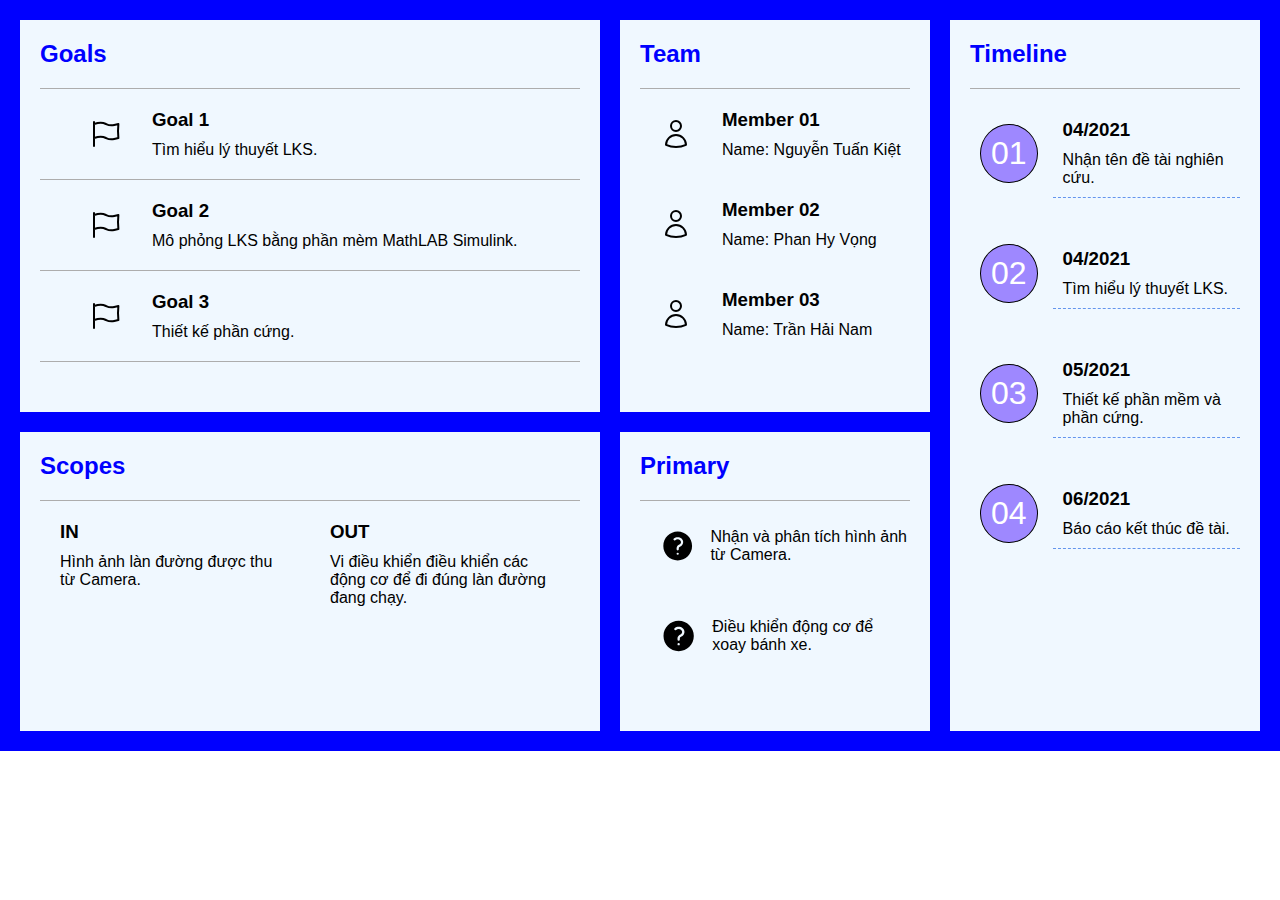
<file: Project3 Charter.html>
<!DOCTYPE html>
<html lang="en">
  <head>
    <meta charset="UTF-8" />
    <meta http-equiv="X-UA-Compatible" content="IE=edge" />
    <meta name="viewport" content="width=device-width, initial-scale=1.0" />
    <link rel="stylesheet" href="./css/laptop.css" />
    <link rel="stylesheet" href="./css/tablet.css" />
    <link rel="stylesheet" href="./css/mobile.css" />
    <title>Lane-Keeping System</title>
  </head>
  <body>
    <div class="Project_Charter-containers">
      <div id="Goals" class="Project_Charter-container">
        <div class="title">
          <h2>Goals</h2>
        </div>

        <div class="item">
          <svg
            xmlns="http://www.w3.org/2000/svg"
            fill="none"
            viewBox="0 0 24 24"
            stroke-width="1.5"
            stroke="currentColor"
            class="icon"
          >
            <path
              stroke-linecap="round"
              stroke-linejoin="round"
              d="M3 3v1.5M3 21v-6m0 0l2.77-.693a9 9 0 016.208.682l.108.054a9 9 0 006.086.71l3.114-.732a48.524 48.524 0 01-.005-10.499l-3.11.732a9 9 0 01-6.085-.711l-.108-.054a9 9 0 00-6.208-.682L3 4.5M3 15V4.5"
            />
          </svg>

          <div class="goal-text">
            <h3>Goal 1</h3>
            <p>Tìm hiểu lý thuyết LKS.</p>
          </div>
        </div>

        <div class="item">
          <svg
            xmlns="http://www.w3.org/2000/svg"
            fill="none"
            viewBox="0 0 24 24"
            stroke-width="1.5"
            stroke="currentColor"
            class="icon"
          >
            <path
              stroke-linecap="round"
              stroke-linejoin="round"
              d="M3 3v1.5M3 21v-6m0 0l2.77-.693a9 9 0 016.208.682l.108.054a9 9 0 006.086.71l3.114-.732a48.524 48.524 0 01-.005-10.499l-3.11.732a9 9 0 01-6.085-.711l-.108-.054a9 9 0 00-6.208-.682L3 4.5M3 15V4.5"
            />
          </svg>

          <div class="goal-text">
            <h3>Goal 2</h3>
            <p>Mô phỏng LKS bằng phần mèm MathLAB Simulink.</p>
          </div>
        </div>

        <div class="item">
          <svg
            xmlns="http://www.w3.org/2000/svg"
            fill="none"
            viewBox="0 0 24 24"
            stroke-width="1.5"
            stroke="currentColor"
            class="icon"
          >
            <path
              stroke-linecap="round"
              stroke-linejoin="round"
              d="M3 3v1.5M3 21v-6m0 0l2.77-.693a9 9 0 016.208.682l.108.054a9 9 0 006.086.71l3.114-.732a48.524 48.524 0 01-.005-10.499l-3.11.732a9 9 0 01-6.085-.711l-.108-.054a9 9 0 00-6.208-.682L3 4.5M3 15V4.5"
            />
          </svg>

          <div class="goal-text">
            <h3>Goal 3</h3>
            <p>Thiết kế phần cứng.</p>
          </div>
        </div>
      </div>

      <div id="Team" class="Project_Charter-container">
        <div class="title">
          <h2>Team</h2>
        </div>

        <div class="item">
          <svg
            xmlns="http://www.w3.org/2000/svg"
            fill="none"
            viewBox="0 0 24 24"
            stroke-width="1.5"
            stroke="currentColor"
            class="icon"
          >
            <path
              stroke-linecap="round"
              stroke-linejoin="round"
              d="M15.75 6a3.75 3.75 0 11-7.5 0 3.75 3.75 0 017.5 0zM4.501 20.118a7.5 7.5 0 0114.998 0A17.933 17.933 0 0112 21.75c-2.676 0-5.216-.584-7.499-1.632z"
            />
          </svg>
          <div class="team-text">
            <h3>Member 01</h3>
            <p>Name: Nguyễn Tuấn Kiệt</p>
          </div>
        </div>

        <div class="item">
          <svg
            xmlns="http://www.w3.org/2000/svg"
            fill="none"
            viewBox="0 0 24 24"
            stroke-width="1.5"
            stroke="currentColor"
            class="icon"
          >
            <path
              stroke-linecap="round"
              stroke-linejoin="round"
              d="M15.75 6a3.75 3.75 0 11-7.5 0 3.75 3.75 0 017.5 0zM4.501 20.118a7.5 7.5 0 0114.998 0A17.933 17.933 0 0112 21.75c-2.676 0-5.216-.584-7.499-1.632z"
            />
          </svg>
          <div class="team-text">
            <h3>Member 02</h3>
            <p>Name: Phan Hy Vọng</p>
          </div>
        </div>

        <div class="item">
          <svg
            xmlns="http://www.w3.org/2000/svg"
            fill="none"
            viewBox="0 0 24 24"
            stroke-width="1.5"
            stroke="currentColor"
            class="icon"
          >
            <path
              stroke-linecap="round"
              stroke-linejoin="round"
              d="M15.75 6a3.75 3.75 0 11-7.5 0 3.75 3.75 0 017.5 0zM4.501 20.118a7.5 7.5 0 0114.998 0A17.933 17.933 0 0112 21.75c-2.676 0-5.216-.584-7.499-1.632z"
            />
          </svg>
          <div class="team-text">
            <h3>Member 03</h3>
            <p>Name: Trần Hải Nam</p>
          </div>
        </div>
      </div>

      <div id="Timeline" class="Project_Charter-container">
        <div class="title">
          <h2>Timeline</h2>
        </div>

        <div class="item">
          <span>01</span>
          <div class="Timeline-text">
            <h3>04/2021</h3>
            <p>Nhận tên đề tài nghiên cứu.</p>
          </div>
        </div>

        <div class="item">
          <span>02</span>
          <div class="Timeline-text">
            <h3>04/2021</h3>
            <p>Tìm hiểu lý thuyết LKS.</p>
          </div>
        </div>

        <div class="item">
          <span>03</span>
          <div class="Timeline-text">
            <h3>05/2021</h3>
            <p>Thiết kế phần mềm và phần cứng.</p>
          </div>
        </div>

        <div class="item">
          <span>04</span>
          <div class="Timeline-text">
            <h3>06/2021</h3>
            <p>Báo cáo kết thúc đề tài.</p>
          </div>
        </div>
      </div>

      <div id="Scopes" class="Project_Charter-container">
        <div class="title">
          <h2>Scopes</h2>
        </div>
        <div class="content">
          <div class="item">
            <h3>IN</h3>
            <p>Hình ảnh làn đường được thu từ Camera.</p>
          </div>

          <div class="item">
            <h3>OUT</h3>
            <p>
              Vi điều khiển điều khiển các động cơ để đi đúng làn đường đang
              chạy.
            </p>
          </div>
        </div>
      </div>

      <div id="Primary" class="Project_Charter-container">
        <div class="title">
          <h2>Primary</h2>
        </div>

        <div class="item">
          <svg
            xmlns="http://www.w3.org/2000/svg"
            viewBox="0 0 24 24"
            fill="currentColor"
            class="question-icon"
          >
            <path
              fill-rule="evenodd"
              d="M2.25 12c0-5.385 4.365-9.75 9.75-9.75s9.75 4.365 9.75 9.75-4.365 9.75-9.75 9.75S2.25 17.385 2.25 12zm11.378-3.917c-.89-.777-2.366-.777-3.255 0a.75.75 0 01-.988-1.129c1.454-1.272 3.776-1.272 5.23 0 1.513 1.324 1.513 3.518 0 4.842a3.75 3.75 0 01-.837.552c-.676.328-1.028.774-1.028 1.152v.75a.75.75 0 01-1.5 0v-.75c0-1.279 1.06-2.107 1.875-2.502.182-.088.351-.199.503-.331.83-.727.83-1.857 0-2.584zM12 18a.75.75 0 100-1.5.75.75 0 000 1.5z"
              clip-rule="evenodd"
            />
          </svg>
          <p>Nhận và phân tích hình ảnh từ Camera.</p>
        </div>

        <div class="item">
          <svg
            xmlns="http://www.w3.org/2000/svg"
            viewBox="0 0 24 24"
            fill="currentColor"
            class="question-icon"
          >
            <path
              fill-rule="evenodd"
              d="M2.25 12c0-5.385 4.365-9.75 9.75-9.75s9.75 4.365 9.75 9.75-4.365 9.75-9.75 9.75S2.25 17.385 2.25 12zm11.378-3.917c-.89-.777-2.366-.777-3.255 0a.75.75 0 01-.988-1.129c1.454-1.272 3.776-1.272 5.23 0 1.513 1.324 1.513 3.518 0 4.842a3.75 3.75 0 01-.837.552c-.676.328-1.028.774-1.028 1.152v.75a.75.75 0 01-1.5 0v-.75c0-1.279 1.06-2.107 1.875-2.502.182-.088.351-.199.503-.331.83-.727.83-1.857 0-2.584zM12 18a.75.75 0 100-1.5.75.75 0 000 1.5z"
              clip-rule="evenodd"
            />
          </svg>
          <p>Điều khiển động cơ để xoay bánh xe.</p>
        </div>
      </div>
    </div>
  </body>
</html>
</file>
<file: css/font.css>
@font-face {
	font-family: 'open_sanslight';
	src: url('../fonts/OpenSans-Light-webfont.eot');
	src: url('../fonts/OpenSans-Light-webfont.eot#iefix') format('embedded-opentype'),
		url('../fonts/OpenSans-Light-webfont.woff') format('woff'),
		url('../fonts/OpenSans-Light-webfont.ttf') format('truetype'),
		url('../fonts/OpenSans-Light-webfont.svg#open_sanslight') format('svg');
	font-weight: normal;
	font-style: normal;

}

@font-face {
	font-family: 'open_sansitalic';
	src: url('../fonts/OpenSans-Italic-webfont.eot');
	src: url('../fonts/OpenSans-Italic-webfont.eot#iefix') format('embedded-opentype'),
		url('../fonts/OpenSans-Italic-webfont.woff') format('woff'),
		url('../fonts/OpenSans-Italic-webfont.ttf') format('truetype'),
		url('../fonts/OpenSans-Italic-webfont.svg#open_sansitalic') format('svg');
	font-weight: normal;
	font-style: normal;

}

@font-face {
	font-family: 'open_sanssemibold';
	src: url('../fonts/OpenSans-Semibold-webfont.eot');
	src: url('../fonts/OpenSans-Semibold-webfont.eot#iefix') format('embedded-opentype'),
		url('../fonts/OpenSans-Semibold-webfont.woff') format('woff'),
		url('../fonts/OpenSans-Semibold-webfont.ttf') format('truetype'),
		url('../fonts/OpenSans-Semibold-webfont.svg#open_sanssemibold') format('svg');
	font-weight: normal;
	font-style: normal;

}


@font-face {
	font-family: 'open_sanslight_italic';
	src: url('../fonts/OpenSans-LightItalic-webfont.eot');
	src: url('../fonts/OpenSans-LightItalic-webfont.eot#iefix') format('embedded-opentype'),
		url('../fonts/OpenSans-LightItalic-webfont.woff') format('woff'),
		url('../fonts/OpenSans-LightItalic-webfont.ttf') format('truetype'),
		url('../fonts/OpenSans-LightItalic-webfont.svg#open_sanslight_italic') format('svg');
	font-weight: normal;
	font-style: normal;

}

@font-face {
	font-family: 'open_sansregular';
	src: url('../fonts/OpenSans-Regular-webfont.eot');
	src: url('../fonts/OpenSans-Regular-webfont.eot#iefix') format('embedded-opentype'),
		url('../fonts/OpenSans-Regular-webfont.woff') format('woff'),
		url('../fonts/OpenSans-Regular-webfont.ttf') format('truetype'),
		url('../fonts/OpenSans-Regular-webfont.svg#open_sansregular') format('svg');
	font-weight: normal;
	font-style: normal;

}


@font-face {
	font-family: 'fontello';
	src: url('../fonts/fontello.eot');
	src: url('../fonts/fontello.eot#iefix') format('embedded-opentype'),
		url('../fonts/fontello.woff') format('woff'),
		url('../fonts/fontello.ttf') format('truetype'),
		url('../fonts/fontello.svg#fontello') format('svg');
	font-weight: normal;
	font-style: normal;
}

[class^="icon-"]:before,
[class*=" icon-"]:before {
	font-family: "fontello";
	font-style: normal;
	font-weight: normal;
	speak: none;

	display: inline-block;
	text-decoration: inherit;
	width: 1em;
	margin-right: .2em;
	text-align: center;
	/* opacity: .8; */

	/* For safety - reset parent styles, that can break glyph codes*/
	font-variant: normal;
	text-transform: none;

	/* fix buttons height, for twitter bootstrap */
	line-height: 1em;

	/* Animation center compensation - margins should be symmetric */
	/* remove if not needed */
	margin-left: .2em;

	/* you can be more comfortable with increased icons size */
	/* font-size: 120%; */

	/* Font smoothing. That was taken from TWBS */
	-webkit-font-smoothing: antialiased;
	-moz-osx-font-smoothing: grayscale;

	/* Uncomment for 3D effect */
	/* text-shadow: 1px 1px 1px rgba(127, 127, 127, 0.3); */
}

.icon-emo-happy:before {
	content: '\e800';
}

/* '' */
.icon-emo-wink:before {
	content: '\e801';
}

/* '' */
.icon-emo-wink2:before {
	content: '\e802';
}

/* '' */
.icon-emo-unhappy:before {
	content: '\e803';
}

/* '' */
.icon-emo-sleep:before {
	content: '\e804';
}

/* '' */
.icon-emo-thumbsup:before {
	content: '\e805';
}

/* '' */
.icon-emo-devil:before {
	content: '\e806';
}

/* '' */
.icon-emo-surprised:before {
	content: '\e807';
}

/* '' */
.icon-emo-tongue:before {
	content: '\e808';
}

/* '' */
.icon-emo-coffee:before {
	content: '\e809';
}

/* '' */
.icon-emo-sunglasses:before {
	content: '\e80a';
}

/* '' */
.icon-emo-displeased:before {
	content: '\e80b';
}

/* '' */
.icon-emo-beer:before {
	content: '\e80c';
}

/* '' */
.icon-emo-grin:before {
	content: '\e80d';
}

/* '' */
.icon-emo-angry:before {
	content: '\e80e';
}

/* '' */
.icon-emo-saint:before {
	content: '\e80f';
}

/* '' */
.icon-emo-cry:before {
	content: '\e810';
}

/* '' */
.icon-emo-shoot:before {
	content: '\e811';
}

/* '' */
.icon-emo-squint:before {
	content: '\e812';
}

/* '' */
.icon-emo-laugh:before {
	content: '\e813';
}

/* '' */
.icon-spin1:before {
	content: '\e814';
}

/* '' */
.icon-spin2:before {
	content: '\e815';
}

/* '' */
.icon-spin3:before {
	content: '\e816';
}

/* '' */
.icon-spin4:before {
	content: '\e817';
}

/* '' */
.icon-spin5:before {
	content: '\e818';
}

/* '' */
.icon-spin6:before {
	content: '\e819';
}

/* '' */
.icon-firefox:before {
	content: '\e81a';
}

/* '' */
.icon-chrome:before {
	content: '\e81b';
}

/* '' */
.icon-opera:before {
	content: '\e81c';
}

/* '' */
.icon-ie:before {
	content: '\e81d';
}

/* '' */
.icon-crown:before {
	content: '\e81e';
}

/* '' */
.icon-crown-plus:before {
	content: '\e81f';
}

/* '' */
.icon-crown-minus:before {
	content: '\e820';
}

/* '' */
.icon-marquee:before {
	content: '\e821';
}

/* '' */
.icon-glass:before {
	content: '\e822';
}

/* '' */
.icon-music:before {
	content: '\e823';
}

/* '' */
.icon-search:before {
	content: '\e824';
}

/* '' */
.icon-mail:before {
	content: '\e825';
}

/* '' */
.icon-mail-alt:before {
	content: '\e826';
}

/* '' */
.icon-mail-squared:before {
	content: '\e827';
}

/* '' */
.icon-heart:before {
	content: '\e828';
}

/* '' */
.icon-heart-empty:before {
	content: '\e829';
}

/* '' */
.icon-star-1:before {
	content: '\e82a';
}

/* '' */
.icon-star-empty-1:before {
	content: '\e82b';
}

/* '' */
.icon-star-half:before {
	content: '\e82c';
}

/* '' */
.icon-star-half-alt:before {
	content: '\e82d';
}

/* '' */
.icon-user:before {
	content: '\e82e';
}

/* '' */
.icon-user-plus:before {
	content: '\e82f';
}

/* '' */
.icon-user-times:before {
	content: '\e830';
}

/* '' */
.icon-users:before {
	content: '\e831';
}

/* '' */
.icon-male:before {
	content: '\e832';
}

/* '' */
.icon-female:before {
	content: '\e833';
}

/* '' */
.icon-child:before {
	content: '\e834';
}

/* '' */
.icon-user-secret:before {
	content: '\e835';
}

/* '' */
.icon-video:before {
	content: '\e836';
}

/* '' */
.icon-videocam:before {
	content: '\e837';
}

/* '' */
.icon-picture:before {
	content: '\e838';
}

/* '' */
.icon-camera:before {
	content: '\e839';
}

/* '' */
.icon-camera-alt:before {
	content: '\e83a';
}

/* '' */
.icon-th-large:before {
	content: '\e83b';
}

/* '' */
.icon-th:before {
	content: '\e83c';
}

/* '' */
.icon-th-list:before {
	content: '\e83d';
}

/* '' */
.icon-ok:before {
	content: '\e83e';
}

/* '' */
.icon-ok-circled:before {
	content: '\e83f';
}

/* '' */
.icon-ok-circled2:before {
	content: '\e840';
}

/* '' */
.icon-ok-squared:before {
	content: '\e841';
}

/* '' */
.icon-cancel:before {
	content: '\e842';
}

/* '' */
.icon-cancel-circled:before {
	content: '\e843';
}

/* '' */
.icon-cancel-circled2:before {
	content: '\e844';
}

/* '' */
.icon-plus:before {
	content: '\e845';
}

/* '' */
.icon-plus-circled:before {
	content: '\e846';
}

/* '' */
.icon-plus-squared:before {
	content: '\e847';
}

/* '' */
.icon-plus-squared-alt:before {
	content: '\e848';
}

/* '' */
.icon-minus:before {
	content: '\e849';
}

/* '' */
.icon-minus-circled:before {
	content: '\e84a';
}

/* '' */
.icon-minus-squared:before {
	content: '\e84b';
}

/* '' */
.icon-minus-squared-alt:before {
	content: '\e84c';
}

/* '' */
.icon-help:before {
	content: '\e84d';
}

/* '' */
.icon-help-circled:before {
	content: '\e84e';
}

/* '' */
.icon-info-circled:before {
	content: '\e84f';
}

/* '' */
.icon-info:before {
	content: '\e850';
}

/* '' */
.icon-home:before {
	content: '\e851';
}

/* '' */
.icon-link:before {
	content: '\e852';
}

/* '' */
.icon-unlink:before {
	content: '\e853';
}

/* '' */
.icon-link-ext:before {
	content: '\e854';
}

/* '' */
.icon-link-ext-alt:before {
	content: '\e855';
}

/* '' */
.icon-attach:before {
	content: '\e856';
}

/* '' */
.icon-lock:before {
	content: '\e857';
}

/* '' */
.icon-lock-open:before {
	content: '\e858';
}

/* '' */
.icon-lock-open-alt:before {
	content: '\e859';
}

/* '' */
.icon-pin:before {
	content: '\e85a';
}

/* '' */
.icon-eye:before {
	content: '\e85b';
}

/* '' */
.icon-eye-off:before {
	content: '\e85c';
}

/* '' */
.icon-tag-1:before {
	content: '\e85d';
}

/* '' */
.icon-tags:before {
	content: '\e85e';
}

/* '' */
.icon-bookmark:before {
	content: '\e85f';
}

/* '' */
.icon-bookmark-empty:before {
	content: '\e860';
}

/* '' */
.icon-flag:before {
	content: '\e861';
}

/* '' */
.icon-flag-empty:before {
	content: '\e862';
}

/* '' */
.icon-flag-checkered:before {
	content: '\e863';
}

/* '' */
.icon-thumbs-up:before {
	content: '\e864';
}

/* '' */
.icon-thumbs-down:before {
	content: '\e865';
}

/* '' */
.icon-thumbs-up-alt:before {
	content: '\e866';
}

/* '' */
.icon-thumbs-down-alt:before {
	content: '\e867';
}

/* '' */
.icon-download:before {
	content: '\e868';
}

/* '' */
.icon-upload:before {
	content: '\e869';
}

/* '' */
.icon-download-cloud:before {
	content: '\e86a';
}

/* '' */
.icon-upload-cloud:before {
	content: '\e86b';
}

/* '' */
.icon-reply:before {
	content: '\e86c';
}

/* '' */
.icon-reply-all:before {
	content: '\e86d';
}

/* '' */
.icon-forward:before {
	content: '\e86e';
}

/* '' */
.icon-quote-left:before {
	content: '\e86f';
}

/* '' */
.icon-quote-right:before {
	content: '\e870';
}

/* '' */
.icon-code:before {
	content: '\e871';
}

/* '' */
.icon-export:before {
	content: '\e872';
}

/* '' */
.icon-export-alt:before {
	content: '\e873';
}

/* '' */
.icon-share:before {
	content: '\e874';
}

/* '' */
.icon-share-squared:before {
	content: '\e875';
}

/* '' */
.icon-pencil:before {
	content: '\e876';
}

/* '' */
.icon-pencil-squared:before {
	content: '\e877';
}

/* '' */
.icon-edit:before {
	content: '\e878';
}

/* '' */
.icon-print:before {
	content: '\e879';
}

/* '' */
.icon-retweet:before {
	content: '\e87a';
}

/* '' */
.icon-keyboard:before {
	content: '\e87b';
}

/* '' */
.icon-gamepad:before {
	content: '\e87c';
}

/* '' */
.icon-comment:before {
	content: '\e87d';
}

/* '' */
.icon-chat:before {
	content: '\e87e';
}

/* '' */
.icon-comment-empty:before {
	content: '\e87f';
}

/* '' */
.icon-chat-empty:before {
	content: '\e880';
}

/* '' */
.icon-bell:before {
	content: '\e881';
}

/* '' */
.icon-bell-alt:before {
	content: '\e882';
}

/* '' */
.icon-bell-off:before {
	content: '\e883';
}

/* '' */
.icon-bell-off-empty:before {
	content: '\e884';
}

/* '' */
.icon-attention-alt:before {
	content: '\e885';
}

/* '' */
.icon-attention:before {
	content: '\e886';
}

/* '' */
.icon-attention-circled:before {
	content: '\e887';
}

/* '' */
.icon-location:before {
	content: '\e888';
}

/* '' */
.icon-direction:before {
	content: '\e889';
}

/* '' */
.icon-compass:before {
	content: '\e88a';
}

/* '' */
.icon-trash:before {
	content: '\e88b';
}

/* '' */
.icon-trash-empty:before {
	content: '\e88c';
}

/* '' */
.icon-doc:before {
	content: '\e88d';
}

/* '' */
.icon-docs:before {
	content: '\e88e';
}

/* '' */
.icon-doc-text:before {
	content: '\e88f';
}

/* '' */
.icon-doc-inv:before {
	content: '\e890';
}

/* '' */
.icon-doc-text-inv:before {
	content: '\e891';
}

/* '' */
.icon-file-pdf:before {
	content: '\e892';
}

/* '' */
.icon-file-word:before {
	content: '\e893';
}

/* '' */
.icon-file-excel:before {
	content: '\e894';
}

/* '' */
.icon-file-powerpoint:before {
	content: '\e895';
}

/* '' */
.icon-file-image:before {
	content: '\e896';
}

/* '' */
.icon-file-archive:before {
	content: '\e897';
}

/* '' */
.icon-file-audio:before {
	content: '\e898';
}

/* '' */
.icon-file-video:before {
	content: '\e899';
}

/* '' */
.icon-file-code:before {
	content: '\e89a';
}

/* '' */
.icon-folder:before {
	content: '\e89b';
}

/* '' */
.icon-folder-open:before {
	content: '\e89c';
}

/* '' */
.icon-folder-empty:before {
	content: '\e89d';
}

/* '' */
.icon-folder-open-empty:before {
	content: '\e89e';
}

/* '' */
.icon-box:before {
	content: '\e89f';
}

/* '' */
.icon-rss:before {
	content: '\e8a0';
}

/* '' */
.icon-rss-squared:before {
	content: '\e8a1';
}

/* '' */
.icon-phone:before {
	content: '\e8a2';
}

/* '' */
.icon-phone-squared:before {
	content: '\e8a3';
}

/* '' */
.icon-fax:before {
	content: '\e8a4';
}

/* '' */
.icon-menu:before {
	content: '\e8a5';
}

/* '' */
.icon-cog:before {
	content: '\e8a6';
}

/* '' */
.icon-cog-alt:before {
	content: '\e8a7';
}

/* '' */
.icon-wrench:before {
	content: '\e8a8';
}

/* '' */
.icon-sliders:before {
	content: '\e8a9';
}

/* '' */
.icon-basket:before {
	content: '\e8aa';
}

/* '' */
.icon-cart-plus:before {
	content: '\e8ab';
}

/* '' */
.icon-cart-arrow-down:before {
	content: '\e8ac';
}

/* '' */
.icon-calendar:before {
	content: '\e8ad';
}

/* '' */
.icon-calendar-empty:before {
	content: '\e8ae';
}

/* '' */
.icon-login:before {
	content: '\e8af';
}

/* '' */
.icon-logout:before {
	content: '\e8b0';
}

/* '' */
.icon-mic:before {
	content: '\e8b1';
}

/* '' */
.icon-mute:before {
	content: '\e8b2';
}

/* '' */
.icon-volume-off:before {
	content: '\e8b3';
}

/* '' */
.icon-volume-down:before {
	content: '\e8b4';
}

/* '' */
.icon-volume-up:before {
	content: '\e8b5';
}

/* '' */
.icon-headphones:before {
	content: '\e8b6';
}

/* '' */
.icon-clock:before {
	content: '\e8b7';
}

/* '' */
.icon-lightbulb:before {
	content: '\e8b8';
}

/* '' */
.icon-block:before {
	content: '\e8b9';
}

/* '' */
.icon-resize-full:before {
	content: '\e8ba';
}

/* '' */
.icon-resize-full-alt:before {
	content: '\e8bb';
}

/* '' */
.icon-resize-small:before {
	content: '\e8bc';
}

/* '' */
.icon-resize-vertical:before {
	content: '\e8bd';
}

/* '' */
.icon-resize-horizontal:before {
	content: '\e8be';
}

/* '' */
.icon-move:before {
	content: '\e8bf';
}

/* '' */
.icon-zoom-in:before {
	content: '\e8c0';
}

/* '' */
.icon-zoom-out:before {
	content: '\e8c1';
}

/* '' */
.icon-down-circled2:before {
	content: '\e8c2';
}

/* '' */
.icon-up-circled2:before {
	content: '\e8c3';
}

/* '' */
.icon-left-circled2:before {
	content: '\e8c4';
}

/* '' */
.icon-right-circled2:before {
	content: '\e8c5';
}

/* '' */
.icon-down-dir:before {
	content: '\e8c6';
}

/* '' */
.icon-up-dir:before {
	content: '\e8c7';
}

/* '' */
.icon-left-dir:before {
	content: '\e8c8';
}

/* '' */
.icon-right-dir:before {
	content: '\e8c9';
}

/* '' */
.icon-down-open:before {
	content: '\e8ca';
}

/* '' */
.icon-left-open:before {
	content: '\e8cb';
}

/* '' */
.icon-right-open:before {
	content: '\e8cc';
}

/* '' */
.icon-up-open:before {
	content: '\e8cd';
}

/* '' */
.icon-angle-left:before {
	content: '\e8ce';
}

/* '' */
.icon-angle-right:before {
	content: '\e8cf';
}

/* '' */
.icon-angle-up:before {
	content: '\e8d0';
}

/* '' */
.icon-angle-down:before {
	content: '\e8d1';
}

/* '' */
.icon-angle-circled-left:before {
	content: '\e8d2';
}

/* '' */
.icon-angle-circled-right:before {
	content: '\e8d3';
}

/* '' */
.icon-angle-circled-up:before {
	content: '\e8d4';
}

/* '' */
.icon-angle-circled-down:before {
	content: '\e8d5';
}

/* '' */
.icon-angle-double-left:before {
	content: '\e8d6';
}

/* '' */
.icon-angle-double-right:before {
	content: '\e8d7';
}

/* '' */
.icon-angle-double-up:before {
	content: '\e8d8';
}

/* '' */
.icon-angle-double-down:before {
	content: '\e8d9';
}

/* '' */
.icon-down:before {
	content: '\e8da';
}

/* '' */
.icon-left:before {
	content: '\e8db';
}

/* '' */
.icon-right:before {
	content: '\e8dc';
}

/* '' */
.icon-up:before {
	content: '\e8dd';
}

/* '' */
.icon-down-big:before {
	content: '\e8de';
}

/* '' */
.icon-left-big:before {
	content: '\e8df';
}

/* '' */
.icon-right-big:before {
	content: '\e8e0';
}

/* '' */
.icon-up-big:before {
	content: '\e8e1';
}

/* '' */
.icon-right-hand:before {
	content: '\e8e2';
}

/* '' */
.icon-left-hand:before {
	content: '\e8e3';
}

/* '' */
.icon-up-hand:before {
	content: '\e8e4';
}

/* '' */
.icon-down-hand:before {
	content: '\e8e5';
}

/* '' */
.icon-left-circled:before {
	content: '\e8e6';
}

/* '' */
.icon-right-circled:before {
	content: '\e8e7';
}

/* '' */
.icon-up-circled:before {
	content: '\e8e8';
}

/* '' */
.icon-down-circled:before {
	content: '\e8e9';
}

/* '' */
.icon-cw:before {
	content: '\e8ea';
}

/* '' */
.icon-ccw:before {
	content: '\e8eb';
}

/* '' */
.icon-arrows-cw:before {
	content: '\e8ec';
}

/* '' */
.icon-level-up:before {
	content: '\e8ed';
}

/* '' */
.icon-level-down:before {
	content: '\e8ee';
}

/* '' */
.icon-shuffle:before {
	content: '\e8ef';
}

/* '' */
.icon-exchange:before {
	content: '\e8f0';
}

/* '' */
.icon-history:before {
	content: '\e8f1';
}

/* '' */
.icon-expand:before {
	content: '\e8f2';
}

/* '' */
.icon-collapse:before {
	content: '\e8f3';
}

/* '' */
.icon-expand-right:before {
	content: '\e8f4';
}

/* '' */
.icon-collapse-left:before {
	content: '\e8f5';
}

/* '' */
.icon-play:before {
	content: '\e8f6';
}

/* '' */
.icon-play-circled:before {
	content: '\e8f7';
}

/* '' */
.icon-play-circled2:before {
	content: '\e8f8';
}

/* '' */
.icon-stop:before {
	content: '\e8f9';
}

/* '' */
.icon-pause:before {
	content: '\e8fa';
}

/* '' */
.icon-to-end:before {
	content: '\e8fb';
}

/* '' */
.icon-to-end-alt:before {
	content: '\e8fc';
}

/* '' */
.icon-to-start:before {
	content: '\e8fd';
}

/* '' */
.icon-to-start-alt:before {
	content: '\e8fe';
}

/* '' */
.icon-fast-fw:before {
	content: '\e8ff';
}

/* '' */
.icon-fast-bw:before {
	content: '\e900';
}

/* '' */
.icon-eject:before {
	content: '\e901';
}

/* '' */
.icon-target:before {
	content: '\e902';
}

/* '' */
.icon-signal:before {
	content: '\e903';
}

/* '' */
.icon-wifi:before {
	content: '\e904';
}

/* '' */
.icon-award:before {
	content: '\e905';
}

/* '' */
.icon-desktop:before {
	content: '\e906';
}

/* '' */
.icon-laptop:before {
	content: '\e907';
}

/* '' */
.icon-tablet:before {
	content: '\e908';
}

/* '' */
.icon-mobile:before {
	content: '\e909';
}

/* '' */
.icon-inbox:before {
	content: '\e90a';
}

/* '' */
.icon-globe:before {
	content: '\e90b';
}

/* '' */
.icon-sun:before {
	content: '\e90c';
}

/* '' */
.icon-cloud:before {
	content: '\e90d';
}

/* '' */
.icon-flash:before {
	content: '\e90e';
}

/* '' */
.icon-moon:before {
	content: '\e90f';
}

/* '' */
.icon-umbrella-1:before {
	content: '\e910';
}

/* '' */
.icon-flight:before {
	content: '\e911';
}

/* '' */
.icon-fighter-jet:before {
	content: '\e912';
}

/* '' */
.icon-paper-plane:before {
	content: '\e913';
}

/* '' */
.icon-paper-plane-empty:before {
	content: '\e914';
}

/* '' */
.icon-space-shuttle:before {
	content: '\e915';
}

/* '' */
.icon-leaf:before {
	content: '\e916';
}

/* '' */
.icon-font:before {
	content: '\e917';
}

/* '' */
.icon-bold:before {
	content: '\e918';
}

/* '' */
.icon-medium:before {
	content: '\e919';
}

/* '' */
.icon-italic:before {
	content: '\e91a';
}

/* '' */
.icon-header:before {
	content: '\e91b';
}

/* '' */
.icon-paragraph:before {
	content: '\e91c';
}

/* '' */
.icon-text-height:before {
	content: '\e91d';
}

/* '' */
.icon-text-width:before {
	content: '\e91e';
}

/* '' */
.icon-align-left:before {
	content: '\e91f';
}

/* '' */
.icon-align-center:before {
	content: '\e920';
}

/* '' */
.icon-align-right:before {
	content: '\e921';
}

/* '' */
.icon-align-justify:before {
	content: '\e922';
}

/* '' */
.icon-list:before {
	content: '\e923';
}

/* '' */
.icon-indent-left:before {
	content: '\e924';
}

/* '' */
.icon-indent-right:before {
	content: '\e925';
}

/* '' */
.icon-list-bullet:before {
	content: '\e926';
}

/* '' */
.icon-list-numbered:before {
	content: '\e927';
}

/* '' */
.icon-strike:before {
	content: '\e928';
}

/* '' */
.icon-underline:before {
	content: '\e929';
}

/* '' */
.icon-superscript:before {
	content: '\e92a';
}

/* '' */
.icon-subscript:before {
	content: '\e92b';
}

/* '' */
.icon-table:before {
	content: '\e92c';
}

/* '' */
.icon-columns:before {
	content: '\e92d';
}

/* '' */
.icon-crop:before {
	content: '\e92e';
}

/* '' */
.icon-scissors:before {
	content: '\e92f';
}

/* '' */
.icon-paste:before {
	content: '\e930';
}

/* '' */
.icon-briefcase:before {
	content: '\e931';
}

/* '' */
.icon-suitcase:before {
	content: '\e932';
}

/* '' */
.icon-ellipsis:before {
	content: '\e933';
}

/* '' */
.icon-ellipsis-vert:before {
	content: '\e934';
}

/* '' */
.icon-off:before {
	content: '\e935';
}

/* '' */
.icon-road:before {
	content: '\e936';
}

/* '' */
.icon-list-alt:before {
	content: '\e937';
}

/* '' */
.icon-qrcode:before {
	content: '\e938';
}

/* '' */
.icon-barcode:before {
	content: '\e939';
}

/* '' */
.icon-book:before {
	content: '\e93a';
}

/* '' */
.icon-ajust:before {
	content: '\e93b';
}

/* '' */
.icon-tint:before {
	content: '\e93c';
}

/* '' */
.icon-toggle-off:before {
	content: '\e93d';
}

/* '' */
.icon-toggle-on:before {
	content: '\e93e';
}

/* '' */
.icon-check:before {
	content: '\e93f';
}

/* '' */
.icon-check-empty:before {
	content: '\e940';
}

/* '' */
.icon-circle:before {
	content: '\e941';
}

/* '' */
.icon-circle-empty:before {
	content: '\e942';
}

/* '' */
.icon-circle-thin:before {
	content: '\e943';
}

/* '' */
.icon-circle-notch:before {
	content: '\e944';
}

/* '' */
.icon-dot-circled:before {
	content: '\e945';
}

/* '' */
.icon-asterisk:before {
	content: '\e946';
}

/* '' */
.icon-gift:before {
	content: '\e947';
}

/* '' */
.icon-fire:before {
	content: '\e948';
}

/* '' */
.icon-magnet:before {
	content: '\e949';
}

/* '' */
.icon-chart-bar:before {
	content: '\e94a';
}

/* '' */
.icon-chart-area:before {
	content: '\e94b';
}

/* '' */
.icon-chart-pie:before {
	content: '\e94c';
}

/* '' */
.icon-chart-line:before {
	content: '\e94d';
}

/* '' */
.icon-ticket:before {
	content: '\e94e';
}

/* '' */
.icon-credit-card:before {
	content: '\e94f';
}

/* '' */
.icon-floppy:before {
	content: '\e950';
}

/* '' */
.icon-megaphone:before {
	content: '\e951';
}

/* '' */
.icon-hdd:before {
	content: '\e952';
}

/* '' */
.icon-key:before {
	content: '\e953';
}

/* '' */
.icon-fork:before {
	content: '\e954';
}

/* '' */
.icon-rocket:before {
	content: '\e955';
}

/* '' */
.icon-bug:before {
	content: '\e956';
}

/* '' */
.icon-certificate:before {
	content: '\e957';
}

/* '' */
.icon-tasks:before {
	content: '\e958';
}

/* '' */
.icon-filter:before {
	content: '\e959';
}

/* '' */
.icon-beaker:before {
	content: '\e95a';
}

/* '' */
.icon-magic:before {
	content: '\e95b';
}

/* '' */
.icon-cab:before {
	content: '\e95c';
}

/* '' */
.icon-taxi:before {
	content: '\e95d';
}

/* '' */
.icon-truck:before {
	content: '\e95e';
}

/* '' */
.icon-bus:before {
	content: '\e95f';
}

/* '' */
.icon-bicycle:before {
	content: '\e960';
}

/* '' */
.icon-motorcycle:before {
	content: '\e961';
}

/* '' */
.icon-train:before {
	content: '\e962';
}

/* '' */
.icon-subway:before {
	content: '\e963';
}

/* '' */
.icon-ship:before {
	content: '\e964';
}

/* '' */
.icon-money:before {
	content: '\e965';
}

/* '' */
.icon-euro:before {
	content: '\e966';
}

/* '' */
.icon-pound:before {
	content: '\e967';
}

/* '' */
.icon-dollar:before {
	content: '\e968';
}

/* '' */
.icon-rupee:before {
	content: '\e969';
}

/* '' */
.icon-yen:before {
	content: '\e96a';
}

/* '' */
.icon-rouble:before {
	content: '\e96b';
}

/* '' */
.icon-shekel:before {
	content: '\e96c';
}

/* '' */
.icon-try:before {
	content: '\e96d';
}

/* '' */
.icon-won:before {
	content: '\e96e';
}

/* '' */
.icon-bitcoin:before {
	content: '\e96f';
}

/* '' */
.icon-viacoin:before {
	content: '\e970';
}

/* '' */
.icon-sort:before {
	content: '\e971';
}

/* '' */
.icon-sort-down:before {
	content: '\e972';
}

/* '' */
.icon-sort-up:before {
	content: '\e973';
}

/* '' */
.icon-sort-alt-up:before {
	content: '\e974';
}

/* '' */
.icon-sort-alt-down:before {
	content: '\e975';
}

/* '' */
.icon-sort-name-up:before {
	content: '\e976';
}

/* '' */
.icon-sort-name-down:before {
	content: '\e977';
}

/* '' */
.icon-sort-number-up:before {
	content: '\e978';
}

/* '' */
.icon-sort-number-down:before {
	content: '\e979';
}

/* '' */
.icon-hammer:before {
	content: '\e97a';
}

/* '' */
.icon-gauge:before {
	content: '\e97b';
}

/* '' */
.icon-sitemap:before {
	content: '\e97c';
}

/* '' */
.icon-spinner:before {
	content: '\e97d';
}

/* '' */
.icon-coffee:before {
	content: '\e97e';
}

/* '' */
.icon-food:before {
	content: '\e97f';
}

/* '' */
.icon-beer:before {
	content: '\e980';
}

/* '' */
.icon-user-md:before {
	content: '\e981';
}

/* '' */
.icon-stethoscope:before {
	content: '\e982';
}

/* '' */
.icon-heartbeat:before {
	content: '\e983';
}

/* '' */
.icon-ambulance:before {
	content: '\e984';
}

/* '' */
.icon-medkit:before {
	content: '\e985';
}

/* '' */
.icon-h-sigh:before {
	content: '\e986';
}

/* '' */
.icon-bed:before {
	content: '\e987';
}

/* '' */
.icon-hospital:before {
	content: '\e988';
}

/* '' */
.icon-building:before {
	content: '\e989';
}

/* '' */
.icon-building-filled:before {
	content: '\e98a';
}

/* '' */
.icon-bank:before {
	content: '\e98b';
}

/* '' */
.icon-smile:before {
	content: '\e98c';
}

/* '' */
.icon-frown:before {
	content: '\e98d';
}

/* '' */
.icon-meh:before {
	content: '\e98e';
}

/* '' */
.icon-anchor:before {
	content: '\e98f';
}

/* '' */
.icon-terminal:before {
	content: '\e990';
}

/* '' */
.icon-eraser:before {
	content: '\e991';
}

/* '' */
.icon-puzzle:before {
	content: '\e992';
}

/* '' */
.icon-shield:before {
	content: '\e993';
}

/* '' */
.icon-extinguisher:before {
	content: '\e994';
}

/* '' */
.icon-bullseye:before {
	content: '\e995';
}

/* '' */
.icon-wheelchair:before {
	content: '\e996';
}

/* '' */
.icon-language:before {
	content: '\e997';
}

/* '' */
.icon-graduation-cap:before {
	content: '\e998';
}

/* '' */
.icon-paw:before {
	content: '\e999';
}

/* '' */
.icon-spoon:before {
	content: '\e99a';
}

/* '' */
.icon-cube:before {
	content: '\e99b';
}

/* '' */
.icon-cubes:before {
	content: '\e99c';
}

/* '' */
.icon-recycle:before {
	content: '\e99d';
}

/* '' */
.icon-tree:before {
	content: '\e99e';
}

/* '' */
.icon-database:before {
	content: '\e99f';
}

/* '' */
.icon-server:before {
	content: '\e9a0';
}

/* '' */
.icon-lifebuoy:before {
	content: '\e9a1';
}

/* '' */
.icon-rebel:before {
	content: '\e9a2';
}

/* '' */
.icon-empire:before {
	content: '\e9a3';
}

/* '' */
.icon-bomb:before {
	content: '\e9a4';
}

/* '' */
.icon-soccer-ball:before {
	content: '\e9a5';
}

/* '' */
.icon-tty:before {
	content: '\e9a6';
}

/* '' */
.icon-binoculars:before {
	content: '\e9a7';
}

/* '' */
.icon-plug:before {
	content: '\e9a8';
}

/* '' */
.icon-newspaper:before {
	content: '\e9a9';
}

/* '' */
.icon-calc:before {
	content: '\e9aa';
}

/* '' */
.icon-copyright:before {
	content: '\e9ab';
}

/* '' */
.icon-at:before {
	content: '\e9ac';
}

/* '' */
.icon-eyedropper:before {
	content: '\e9ad';
}

/* '' */
.icon-brush:before {
	content: '\e9ae';
}

/* '' */
.icon-birthday:before {
	content: '\e9af';
}

/* '' */
.icon-diamond:before {
	content: '\e9b0';
}

/* '' */
.icon-street-view:before {
	content: '\e9b1';
}

/* '' */
.icon-venus:before {
	content: '\e9b2';
}

/* '' */
.icon-mars:before {
	content: '\e9b3';
}

/* '' */
.icon-mercury:before {
	content: '\e9b4';
}

/* '' */
.icon-transgender:before {
	content: '\e9b5';
}

/* '' */
.icon-transgender-alt:before {
	content: '\e9b6';
}

/* '' */
.icon-venus-double:before {
	content: '\e9b7';
}

/* '' */
.icon-mars-double:before {
	content: '\e9b8';
}

/* '' */
.icon-venus-mars:before {
	content: '\e9b9';
}

/* '' */
.icon-mars-stroke:before {
	content: '\e9ba';
}

/* '' */
.icon-mars-stroke-v:before {
	content: '\e9bb';
}

/* '' */
.icon-mars-stroke-h:before {
	content: '\e9bc';
}

/* '' */
.icon-neuter:before {
	content: '\e9bd';
}

/* '' */
.icon-cc-visa:before {
	content: '\e9be';
}

/* '' */
.icon-cc-mastercard:before {
	content: '\e9bf';
}

/* '' */
.icon-cc-discover:before {
	content: '\e9c0';
}

/* '' */
.icon-cc-amex:before {
	content: '\e9c1';
}

/* '' */
.icon-cc-paypal:before {
	content: '\e9c2';
}

/* '' */
.icon-cc-stripe:before {
	content: '\e9c3';
}

/* '' */
.icon-adn:before {
	content: '\e9c4';
}

/* '' */
.icon-android:before {
	content: '\e9c5';
}

/* '' */
.icon-angellist:before {
	content: '\e9c6';
}

/* '' */
.icon-apple:before {
	content: '\e9c7';
}

/* '' */
.icon-behance:before {
	content: '\e9c8';
}

/* '' */
.icon-behance-squared:before {
	content: '\e9c9';
}

/* '' */
.icon-bitbucket:before {
	content: '\e9ca';
}

/* '' */
.icon-bitbucket-squared:before {
	content: '\e9cb';
}

/* '' */
.icon-buysellads:before {
	content: '\e9cc';
}

/* '' */
.icon-cc:before {
	content: '\e9cd';
}

/* '' */
.icon-codeopen:before {
	content: '\e9ce';
}

/* '' */
.icon-connectdevelop:before {
	content: '\e9cf';
}

/* '' */
.icon-css3:before {
	content: '\e9d0';
}

/* '' */
.icon-dashcube:before {
	content: '\e9d1';
}

/* '' */
.icon-delicious:before {
	content: '\e9d2';
}

/* '' */
.icon-deviantart:before {
	content: '\e9d3';
}

/* '' */
.icon-digg:before {
	content: '\e9d4';
}

/* '' */
.icon-dribbble:before {
	content: '\e9d5';
}

/* '' */
.icon-dropbox:before {
	content: '\e9d6';
}

/* '' */
.icon-drupal:before {
	content: '\e9d7';
}

/* '' */
.icon-facebook:before {
	content: '\e9d8';
}

/* '' */
.icon-facebook-squared:before {
	content: '\e9d9';
}

/* '' */
.icon-facebook-official:before {
	content: '\e9da';
}

/* '' */
.icon-flickr:before {
	content: '\e9db';
}

/* '' */
.icon-forumbee:before {
	content: '\e9dc';
}

/* '' */
.icon-foursquare:before {
	content: '\e9dd';
}

/* '' */
.icon-git-squared:before {
	content: '\e9de';
}

/* '' */
.icon-git:before {
	content: '\e9df';
}

/* '' */
.icon-github:before {
	content: '\e9e0';
}

/* '' */
.icon-github-squared:before {
	content: '\e9e1';
}

/* '' */
.icon-github-circled:before {
	content: '\e9e2';
}

/* '' */
.icon-gittip:before {
	content: '\e9e3';
}

/* '' */
.icon-google:before {
	content: '\e9e4';
}

/* '' */
.icon-gplus:before {
	content: '\e9e5';
}

/* '' */
.icon-gplus-squared:before {
	content: '\e9e6';
}

/* '' */
.icon-gwallet:before {
	content: '\e9e7';
}

/* '' */
.icon-hacker-news:before {
	content: '\e9e8';
}

/* '' */
.icon-html5:before {
	content: '\e9e9';
}

/* '' */
.icon-instagram:before {
	content: '\e9ea';
}

/* '' */
.icon-ioxhost:before {
	content: '\e9eb';
}

/* '' */
.icon-joomla:before {
	content: '\e9ec';
}

/* '' */
.icon-jsfiddle:before {
	content: '\e9ed';
}

/* '' */
.icon-lastfm:before {
	content: '\e9ee';
}

/* '' */
.icon-lastfm-squared:before {
	content: '\e9ef';
}

/* '' */
.icon-leanpub:before {
	content: '\e9f0';
}

/* '' */
.icon-linkedin-squared:before {
	content: '\e9f1';
}

/* '' */
.icon-linux:before {
	content: '\e9f2';
}

/* '' */
.icon-linkedin:before {
	content: '\e9f3';
}

/* '' */
.icon-maxcdn:before {
	content: '\e9f4';
}

/* '' */
.icon-meanpath:before {
	content: '\e9f5';
}

/* '' */
.icon-openid:before {
	content: '\e9f6';
}

/* '' */
.icon-pagelines:before {
	content: '\e9f7';
}

/* '' */
.icon-paypal:before {
	content: '\e9f8';
}

/* '' */
.icon-pied-piper-squared:before {
	content: '\e9f9';
}

/* '' */
.icon-pied-piper-alt:before {
	content: '\e9fa';
}

/* '' */
.icon-pinterest:before {
	content: '\e9fb';
}

/* '' */
.icon-pinterest-circled:before {
	content: '\e9fc';
}

/* '' */
.icon-pinterest-squared:before {
	content: '\e9fd';
}

/* '' */
.icon-qq:before {
	content: '\e9fe';
}

/* '' */
.icon-reddit:before {
	content: '\e9ff';
}

/* '' */
.icon-reddit-squared:before {
	content: '\ea00';
}

/* '' */
.icon-renren:before {
	content: '\ea01';
}

/* '' */
.icon-sellsy:before {
	content: '\ea02';
}

/* '' */
.icon-shirtsinbulk:before {
	content: '\ea03';
}

/* '' */
.icon-simplybuilt:before {
	content: '\ea04';
}

/* '' */
.icon-skyatlas:before {
	content: '\ea05';
}

/* '' */
.icon-skype:before {
	content: '\ea06';
}

/* '' */
.icon-slack:before {
	content: '\ea07';
}

/* '' */
.icon-slideshare:before {
	content: '\ea08';
}

/* '' */
.icon-soundcloud:before {
	content: '\ea09';
}

/* '' */
.icon-spotify:before {
	content: '\ea0a';
}

/* '' */
.icon-stackexchange:before {
	content: '\ea0b';
}

/* '' */
.icon-stackoverflow:before {
	content: '\ea0c';
}

/* '' */
.icon-steam:before {
	content: '\ea0d';
}

/* '' */
.icon-steam-squared:before {
	content: '\ea0e';
}

/* '' */
.icon-stumbleupon:before {
	content: '\ea0f';
}

/* '' */
.icon-stumbleupon-circled:before {
	content: '\ea10';
}

/* '' */
.icon-tencent-weibo:before {
	content: '\ea11';
}

/* '' */
.icon-trello:before {
	content: '\ea12';
}

/* '' */
.icon-tumblr:before {
	content: '\ea13';
}

/* '' */
.icon-tumblr-squared:before {
	content: '\ea14';
}

/* '' */
.icon-twitch:before {
	content: '\ea15';
}

/* '' */
.icon-note:before {
	content: '\ea16';
}

/* '' */
.icon-note-beamed:before {
	content: '\ea17';
}

/* '' */
.icon-music-1:before {
	content: '\ea18';
}

/* '' */
.icon-search-1:before {
	content: '\ea19';
}

/* '' */
.icon-flashlight:before {
	content: '\ea1a';
}

/* '' */
.icon-mail-1:before {
	content: '\ea1b';
}

/* '' */
.icon-heart-1:before {
	content: '\ea1c';
}

/* '' */
.icon-heart-empty-1:before {
	content: '\ea1d';
}

/* '' */
.icon-star:before {
	content: '\ea1e';
}

/* '' */
.icon-star-empty:before {
	content: '\ea1f';
}

/* '' */
.icon-user-1:before {
	content: '\ea20';
}

/* '' */
.icon-users-1:before {
	content: '\ea21';
}

/* '' */
.icon-user-add:before {
	content: '\ea22';
}

/* '' */
.icon-video-1:before {
	content: '\ea23';
}

/* '' */
.icon-picture-1:before {
	content: '\ea24';
}

/* '' */
.icon-camera-1:before {
	content: '\ea25';
}

/* '' */
.icon-layout:before {
	content: '\ea26';
}

/* '' */
.icon-menu-1:before {
	content: '\ea27';
}

/* '' */
.icon-check-1:before {
	content: '\ea28';
}

/* '' */
.icon-cancel-1:before {
	content: '\ea29';
}

/* '' */
.icon-cancel-circled-1:before {
	content: '\ea2a';
}

/* '' */
.icon-cancel-squared:before {
	content: '\ea2b';
}

/* '' */
.icon-plus-1:before {
	content: '\ea2c';
}

/* '' */
.icon-plus-circled-1:before {
	content: '\ea2d';
}

/* '' */
.icon-plus-squared-1:before {
	content: '\ea2e';
}

/* '' */
.icon-minus-1:before {
	content: '\ea2f';
}

/* '' */
.icon-minus-circled-1:before {
	content: '\ea30';
}

/* '' */
.icon-minus-squared-1:before {
	content: '\ea31';
}

/* '' */
.icon-help-1:before {
	content: '\ea32';
}

/* '' */
.icon-help-circled-1:before {
	content: '\ea33';
}

/* '' */
.icon-info-1:before {
	content: '\ea34';
}

/* '' */
.icon-info-circled-1:before {
	content: '\ea35';
}

/* '' */
.icon-back:before {
	content: '\ea36';
}

/* '' */
.icon-home-1:before {
	content: '\ea37';
}

/* '' */
.icon-link-1:before {
	content: '\ea38';
}

/* '' */
.icon-attach-1:before {
	content: '\ea39';
}

/* '' */
.icon-lock-1:before {
	content: '\ea3a';
}

/* '' */
.icon-lock-open-1:before {
	content: '\ea3b';
}

/* '' */
.icon-eye-1:before {
	content: '\ea3c';
}

/* '' */
.icon-tag:before {
	content: '\ea3d';
}

/* '' */
.icon-bookmark-1:before {
	content: '\ea3e';
}

/* '' */
.icon-bookmarks:before {
	content: '\ea3f';
}

/* '' */
.icon-flag-1:before {
	content: '\ea40';
}

/* '' */
.icon-thumbs-up-1:before {
	content: '\ea41';
}

/* '' */
.icon-thumbs-down-1:before {
	content: '\ea42';
}

/* '' */
.icon-download-1:before {
	content: '\ea43';
}

/* '' */
.icon-upload-1:before {
	content: '\ea44';
}

/* '' */
.icon-upload-cloud-1:before {
	content: '\ea45';
}

/* '' */
.icon-reply-1:before {
	content: '\ea46';
}

/* '' */
.icon-reply-all-1:before {
	content: '\ea47';
}

/* '' */
.icon-forward-1:before {
	content: '\ea48';
}

/* '' */
.icon-quote:before {
	content: '\ea49';
}

/* '' */
.icon-code-1:before {
	content: '\ea4a';
}

/* '' */
.icon-export-1:before {
	content: '\ea4b';
}

/* '' */
.icon-pencil-1:before {
	content: '\ea4c';
}

/* '' */
.icon-feather:before {
	content: '\ea4d';
}

/* '' */
.icon-print-1:before {
	content: '\ea4e';
}

/* '' */
.icon-retweet-1:before {
	content: '\ea4f';
}

/* '' */
.icon-keyboard-1:before {
	content: '\ea50';
}

/* '' */
.icon-comment-1:before {
	content: '\ea51';
}

/* '' */
.icon-chat-1:before {
	content: '\ea52';
}

/* '' */
.icon-bell-1:before {
	content: '\ea53';
}

/* '' */
.icon-attention-1:before {
	content: '\ea54';
}

/* '' */
.icon-alert:before {
	content: '\ea55';
}

/* '' */
.icon-vcard:before {
	content: '\ea56';
}

/* '' */
.icon-address:before {
	content: '\ea57';
}

/* '' */
.icon-location-1:before {
	content: '\ea58';
}

/* '' */
.icon-map:before {
	content: '\ea59';
}

/* '' */
.icon-direction-1:before {
	content: '\ea5a';
}

/* '' */
.icon-compass-1:before {
	content: '\ea5b';
}

/* '' */
.icon-cup:before {
	content: '\ea5c';
}

/* '' */
.icon-trash-1:before {
	content: '\ea5d';
}

/* '' */
.icon-doc-1:before {
	content: '\ea5e';
}

/* '' */
.icon-docs-1:before {
	content: '\ea5f';
}

/* '' */
.icon-doc-landscape:before {
	content: '\ea60';
}

/* '' */
.icon-doc-text-1:before {
	content: '\ea61';
}

/* '' */
.icon-doc-text-inv-1:before {
	content: '\ea62';
}

/* '' */
.icon-newspaper-1:before {
	content: '\ea63';
}

/* '' */
.icon-book-open:before {
	content: '\ea64';
}

/* '' */
.icon-book-1:before {
	content: '\ea65';
}

/* '' */
.icon-folder-1:before {
	content: '\ea66';
}

/* '' */
.icon-archive:before {
	content: '\ea67';
}

/* '' */
.icon-box-1:before {
	content: '\ea68';
}

/* '' */
.icon-rss-1:before {
	content: '\ea69';
}

/* '' */
.icon-phone-1:before {
	content: '\ea6a';
}

/* '' */
.icon-cog-1:before {
	content: '\ea6b';
}

/* '' */
.icon-tools:before {
	content: '\ea6c';
}

/* '' */
.icon-share-1:before {
	content: '\ea6d';
}

/* '' */
.icon-shareable:before {
	content: '\ea6e';
}

/* '' */
.icon-basket-1:before {
	content: '\ea6f';
}

/* '' */
.icon-bag:before {
	content: '\ea70';
}

/* '' */
.icon-calendar-1:before {
	content: '\ea71';
}

/* '' */
.icon-login-1:before {
	content: '\ea72';
}

/* '' */
.icon-logout-1:before {
	content: '\ea73';
}

/* '' */
.icon-mic-1:before {
	content: '\ea74';
}

/* '' */
.icon-mute-1:before {
	content: '\ea75';
}

/* '' */
.icon-sound:before {
	content: '\ea76';
}

/* '' */
.icon-volume:before {
	content: '\ea77';
}

/* '' */
.icon-clock-1:before {
	content: '\ea78';
}

/* '' */
.icon-hourglass:before {
	content: '\ea79';
}

/* '' */
.icon-lamp:before {
	content: '\ea7a';
}

/* '' */
.icon-light-down:before {
	content: '\ea7b';
}

/* '' */
.icon-light-up:before {
	content: '\ea7c';
}

/* '' */
.icon-adjust:before {
	content: '\ea7d';
}

/* '' */
.icon-block-1:before {
	content: '\ea7e';
}

/* '' */
.icon-resize-full-1:before {
	content: '\ea7f';
}

/* '' */
.icon-resize-small-1:before {
	content: '\ea80';
}

/* '' */
.icon-popup:before {
	content: '\ea81';
}

/* '' */
.icon-publish:before {
	content: '\ea82';
}

/* '' */
.icon-window:before {
	content: '\ea83';
}

/* '' */
.icon-arrow-combo:before {
	content: '\ea84';
}

/* '' */
.icon-down-circled-1:before {
	content: '\ea85';
}

/* '' */
.icon-left-circled-1:before {
	content: '\ea86';
}

/* '' */
.icon-right-circled-1:before {
	content: '\ea87';
}

/* '' */
.icon-up-circled-1:before {
	content: '\ea88';
}

/* '' */
.icon-down-open-1:before {
	content: '\ea89';
}

/* '' */
.icon-left-open-1:before {
	content: '\ea8a';
}

/* '' */
.icon-right-open-1:before {
	content: '\ea8b';
}

/* '' */
.icon-up-open-1:before {
	content: '\ea8c';
}

/* '' */
.icon-down-open-mini:before {
	content: '\ea8d';
}

/* '' */
.icon-left-open-mini:before {
	content: '\ea8e';
}

/* '' */
.icon-right-open-mini:before {
	content: '\ea8f';
}

/* '' */
.icon-up-open-mini:before {
	content: '\ea90';
}

/* '' */
.icon-down-open-big:before {
	content: '\ea91';
}

/* '' */
.icon-left-open-big:before {
	content: '\ea92';
}

/* '' */
.icon-right-open-big:before {
	content: '\ea93';
}

/* '' */
.icon-up-open-big:before {
	content: '\ea94';
}

/* '' */
.icon-down-1:before {
	content: '\ea95';
}

/* '' */
.icon-left-1:before {
	content: '\ea96';
}

/* '' */
.icon-right-1:before {
	content: '\ea97';
}

/* '' */
.icon-up-1:before {
	content: '\ea98';
}

/* '' */
.icon-down-dir-1:before {
	content: '\ea99';
}

/* '' */
.icon-left-dir-1:before {
	content: '\ea9a';
}

/* '' */
.icon-right-dir-1:before {
	content: '\ea9b';
}

/* '' */
.icon-up-dir-1:before {
	content: '\ea9c';
}

/* '' */
.icon-down-bold:before {
	content: '\ea9d';
}

/* '' */
.icon-left-bold:before {
	content: '\ea9e';
}

/* '' */
.icon-right-bold:before {
	content: '\ea9f';
}

/* '' */
.icon-up-bold:before {
	content: '\eaa0';
}

/* '' */
.icon-down-thin:before {
	content: '\eaa1';
}

/* '' */
.icon-left-thin:before {
	content: '\eaa2';
}

/* '' */
.icon-right-thin:before {
	content: '\eaa3';
}

/* '' */
.icon-up-thin:before {
	content: '\eaa4';
}

/* '' */
.icon-ccw-1:before {
	content: '\eaa5';
}

/* '' */
.icon-cw-1:before {
	content: '\eaa6';
}

/* '' */
.icon-arrows-ccw:before {
	content: '\eaa7';
}

/* '' */
.icon-level-down-1:before {
	content: '\eaa8';
}

/* '' */
.icon-level-up-1:before {
	content: '\eaa9';
}

/* '' */
.icon-shuffle-1:before {
	content: '\eaaa';
}

/* '' */
.icon-loop:before {
	content: '\eaab';
}

/* '' */
.icon-switch:before {
	content: '\eaac';
}

/* '' */
.icon-play-1:before {
	content: '\eaad';
}

/* '' */
.icon-stop-1:before {
	content: '\eaae';
}

/* '' */
.icon-pause-1:before {
	content: '\eaaf';
}

/* '' */
.icon-record:before {
	content: '\eab0';
}

/* '' */
.icon-to-end-1:before {
	content: '\eab1';
}

/* '' */
.icon-to-start-1:before {
	content: '\eab2';
}

/* '' */
.icon-fast-forward:before {
	content: '\eab3';
}

/* '' */
.icon-fast-backward:before {
	content: '\eab4';
}

/* '' */
.icon-progress-0:before {
	content: '\eab5';
}

/* '' */
.icon-progress-1:before {
	content: '\eab6';
}

/* '' */
.icon-progress-2:before {
	content: '\eab7';
}

/* '' */
.icon-progress-3:before {
	content: '\eab8';
}

/* '' */
.icon-target-1:before {
	content: '\eab9';
}

/* '' */
.icon-palette:before {
	content: '\eaba';
}

/* '' */
.icon-list-1:before {
	content: '\eabb';
}

/* '' */
.icon-list-add:before {
	content: '\eabc';
}

/* '' */
.icon-signal-1:before {
	content: '\eabd';
}

/* '' */
.icon-trophy:before {
	content: '\eabe';
}

/* '' */
.icon-battery:before {
	content: '\eabf';
}

/* '' */
.icon-back-in-time:before {
	content: '\eac0';
}

/* '' */
.icon-monitor:before {
	content: '\eac1';
}

/* '' */
.icon-mobile-1:before {
	content: '\eac2';
}

/* '' */
.icon-network:before {
	content: '\eac3';
}

/* '' */
.icon-cd:before {
	content: '\eac4';
}

/* '' */
.icon-inbox-1:before {
	content: '\eac5';
}

/* '' */
.icon-install:before {
	content: '\eac6';
}

/* '' */
.icon-globe-1:before {
	content: '\eac7';
}

/* '' */
.icon-cloud-1:before {
	content: '\eac8';
}

/* '' */
.icon-cloud-thunder:before {
	content: '\eac9';
}

/* '' */
.icon-flash-1:before {
	content: '\eaca';
}

/* '' */
.icon-moon-1:before {
	content: '\eacb';
}

/* '' */
.icon-flight-1:before {
	content: '\eacc';
}

/* '' */
.icon-paper-plane-1:before {
	content: '\eacd';
}

/* '' */
.icon-leaf-1:before {
	content: '\eace';
}

/* '' */
.icon-lifebuoy-1:before {
	content: '\eacf';
}

/* '' */
.icon-mouse:before {
	content: '\ead0';
}

/* '' */
.icon-briefcase-1:before {
	content: '\ead1';
}

/* '' */
.icon-suitcase-1:before {
	content: '\ead2';
}

/* '' */
.icon-dot:before {
	content: '\ead3';
}

/* '' */
.icon-dot-2:before {
	content: '\ead4';
}

/* '' */
.icon-dot-3:before {
	content: '\ead5';
}

/* '' */
.icon-brush-1:before {
	content: '\ead6';
}

/* '' */
.icon-magnet-1:before {
	content: '\ead7';
}

/* '' */
.icon-infinity:before {
	content: '\ead8';
}

/* '' */
.icon-erase:before {
	content: '\ead9';
}

/* '' */
.icon-chart-pie-1:before {
	content: '\eada';
}

/* '' */
.icon-chart-line-1:before {
	content: '\eadb';
}

/* '' */
.icon-chart-bar-1:before {
	content: '\eadc';
}

/* '' */
.icon-chart-area-1:before {
	content: '\eadd';
}

/* '' */
.icon-tape:before {
	content: '\eade';
}

/* '' */
.icon-graduation-cap-1:before {
	content: '\eadf';
}

/* '' */
.icon-language-1:before {
	content: '\eae0';
}

/* '' */
.icon-ticket-1:before {
	content: '\eae1';
}

/* '' */
.icon-water:before {
	content: '\eae2';
}

/* '' */
.icon-droplet:before {
	content: '\eae3';
}

/* '' */
.icon-air:before {
	content: '\eae4';
}

/* '' */
.icon-credit-card-1:before {
	content: '\eae5';
}

/* '' */
.icon-floppy-1:before {
	content: '\eae6';
}

/* '' */
.icon-clipboard:before {
	content: '\eae7';
}

/* '' */
.icon-megaphone-1:before {
	content: '\eae8';
}

/* '' */
.icon-database-1:before {
	content: '\eae9';
}

/* '' */
.icon-drive:before {
	content: '\eaea';
}

/* '' */
.icon-bucket:before {
	content: '\eaeb';
}

/* '' */
.icon-thermometer:before {
	content: '\eaec';
}

/* '' */
.icon-key-1:before {
	content: '\eaed';
}

/* '' */
.icon-flow-cascade:before {
	content: '\eaee';
}

/* '' */
.icon-flow-branch:before {
	content: '\eaef';
}

/* '' */
.icon-flow-tree:before {
	content: '\eaf0';
}

/* '' */
.icon-flow-line:before {
	content: '\eaf1';
}

/* '' */
.icon-flow-parallel:before {
	content: '\eaf2';
}

/* '' */
.icon-rocket-1:before {
	content: '\eaf3';
}

/* '' */
.icon-gauge-1:before {
	content: '\eaf4';
}

/* '' */
.icon-traffic-cone:before {
	content: '\eaf5';
}

/* '' */
.icon-cc-1:before {
	content: '\eaf6';
}

/* '' */
.icon-cc-by:before {
	content: '\eaf7';
}

/* '' */
.icon-cc-nc:before {
	content: '\eaf8';
}

/* '' */
.icon-cc-nc-eu:before {
	content: '\eaf9';
}

/* '' */
.icon-cc-nc-jp:before {
	content: '\eafa';
}

/* '' */
.icon-cc-sa:before {
	content: '\eafb';
}

/* '' */
.icon-cc-nd:before {
	content: '\eafc';
}

/* '' */
.icon-cc-pd:before {
	content: '\eafd';
}

/* '' */
.icon-cc-zero:before {
	content: '\eafe';
}

/* '' */
.icon-cc-share:before {
	content: '\eaff';
}

/* '' */
.icon-cc-remix:before {
	content: '\eb00';
}

/* '' */
.icon-github-1:before {
	content: '\eb01';
}

/* '' */
.icon-github-circled-1:before {
	content: '\eb02';
}

/* '' */
.icon-flickr-1:before {
	content: '\eb03';
}

/* '' */
.icon-flickr-circled:before {
	content: '\eb04';
}

/* '' */
.icon-vimeo:before {
	content: '\eb05';
}

/* '' */
.icon-vimeo-circled:before {
	content: '\eb06';
}

/* '' */
.icon-twitter:before {
	content: '\eb07';
}

/* '' */
.icon-twitter-circled:before {
	content: '\eb08';
}

/* '' */
.icon-facebook-1:before {
	content: '\eb09';
}

/* '' */
.icon-facebook-circled:before {
	content: '\eb0a';
}

/* '' */
.icon-facebook-squared-1:before {
	content: '\eb0b';
}

/* '' */
.icon-gplus-1:before {
	content: '\eb0c';
}

/* '' */
.icon-gplus-circled:before {
	content: '\eb0d';
}

/* '' */
.icon-pinterest-1:before {
	content: '\eb0e';
}

/* '' */
.icon-pinterest-circled-1:before {
	content: '\eb0f';
}

/* '' */
.icon-tumblr-1:before {
	content: '\eb10';
}

/* '' */
.icon-tumblr-circled:before {
	content: '\eb11';
}

/* '' */
.icon-linkedin-1:before {
	content: '\eb12';
}

/* '' */
.icon-linkedin-circled:before {
	content: '\eb13';
}

/* '' */
.icon-dribbble-1:before {
	content: '\eb14';
}

/* '' */
.icon-dribbble-circled:before {
	content: '\eb15';
}

/* '' */
.icon-stumbleupon-1:before {
	content: '\eb16';
}

/* '' */
.icon-stumbleupon-circled-1:before {
	content: '\eb17';
}

/* '' */
.icon-lastfm-1:before {
	content: '\eb18';
}

/* '' */
.icon-lastfm-circled:before {
	content: '\eb19';
}

/* '' */
.icon-rdio:before {
	content: '\eb1a';
}

/* '' */
.icon-rdio-circled:before {
	content: '\eb1b';
}

/* '' */
.icon-spotify-1:before {
	content: '\eb1c';
}

/* '' */
.icon-spotify-circled:before {
	content: '\eb1d';
}

/* '' */
.icon-qq-1:before {
	content: '\eb1e';
}

/* '' */
.icon-instagram-1:before {
	content: '\eb1f';
}

/* '' */
.icon-dropbox-1:before {
	content: '\eb20';
}

/* '' */
.icon-evernote:before {
	content: '\eb21';
}

/* '' */
.icon-flattr:before {
	content: '\eb22';
}

/* '' */
.icon-skype-1:before {
	content: '\eb23';
}

/* '' */
.icon-skype-circled:before {
	content: '\eb24';
}

/* '' */
.icon-renren-1:before {
	content: '\eb25';
}

/* '' */
.icon-sina-weibo:before {
	content: '\eb26';
}

/* '' */
.icon-paypal-1:before {
	content: '\eb27';
}

/* '' */
.icon-picasa:before {
	content: '\eb28';
}

/* '' */
.icon-soundcloud-1:before {
	content: '\eb29';
}

/* '' */
.icon-mixi:before {
	content: '\eb2a';
}

/* '' */
.icon-behance-1:before {
	content: '\eb2b';
}

/* '' */
.icon-google-circles:before {
	content: '\eb2c';
}

/* '' */
.icon-vkontakte:before {
	content: '\eb2d';
}

/* '' */
.icon-music-outline:before {
	content: '\eb2e';
}

/* '' */
.icon-music-2:before {
	content: '\eb2f';
}

/* '' */
.icon-search-outline:before {
	content: '\eb30';
}

/* '' */
.icon-search-2:before {
	content: '\eb31';
}

/* '' */
.icon-mail-2:before {
	content: '\eb32';
}

/* '' */
.icon-heart-2:before {
	content: '\eb33';
}

/* '' */
.icon-heart-filled:before {
	content: '\eb34';
}

/* '' */
.icon-star-2:before {
	content: '\eb35';
}

/* '' */
.icon-star-filled:before {
	content: '\eb36';
}

/* '' */
.icon-user-outline:before {
	content: '\eb37';
}

/* '' */
.icon-user-2:before {
	content: '\eb38';
}

/* '' */
.icon-users-outline:before {
	content: '\eb39';
}

/* '' */
.icon-users-2:before {
	content: '\eb3a';
}

/* '' */
.icon-user-add-outline:before {
	content: '\eb3b';
}

/* '' */
.icon-user-add-1:before {
	content: '\eb3c';
}

/* '' */
.icon-user-delete-outline:before {
	content: '\eb3d';
}

/* '' */
.icon-user-delete:before {
	content: '\eb3e';
}

/* '' */
.icon-video-2:before {
	content: '\eb3f';
}

/* '' */
.icon-videocam-outline:before {
	content: '\eb40';
}

/* '' */
.icon-videocam-1:before {
	content: '\eb41';
}

/* '' */
.icon-picture-outline:before {
	content: '\eb42';
}

/* '' */
.icon-picture-2:before {
	content: '\eb43';
}

/* '' */
.icon-camera-outline:before {
	content: '\eb44';
}

/* '' */
.icon-camera-2:before {
	content: '\eb45';
}

/* '' */
.icon-th-outline:before {
	content: '\eb46';
}

/* '' */
.icon-th-1:before {
	content: '\eb47';
}

/* '' */
.icon-th-large-outline:before {
	content: '\eb48';
}

/* '' */
.icon-th-large-1:before {
	content: '\eb49';
}

/* '' */
.icon-th-list-outline:before {
	content: '\eb4a';
}

/* '' */
.icon-th-list-1:before {
	content: '\eb4b';
}

/* '' */
.icon-ok-outline:before {
	content: '\eb4c';
}

/* '' */
.icon-ok-1:before {
	content: '\eb4d';
}

/* '' */
.icon-cancel-outline:before {
	content: '\eb4e';
}

/* '' */
.icon-cancel-2:before {
	content: '\eb4f';
}

/* '' */
.icon-cancel-alt:before {
	content: '\eb50';
}

/* '' */
.icon-cancel-alt-filled:before {
	content: '\eb51';
}

/* '' */
.icon-cancel-circled-outline:before {
	content: '\eb52';
}

/* '' */
.icon-cancel-circled-2:before {
	content: '\eb53';
}

/* '' */
.icon-plus-outline:before {
	content: '\eb54';
}

/* '' */
.icon-plus-2:before {
	content: '\eb55';
}

/* '' */
.icon-minus-outline:before {
	content: '\eb56';
}

/* '' */
.icon-minus-2:before {
	content: '\eb57';
}

/* '' */
.icon-divide-outline:before {
	content: '\eb58';
}

/* '' */
.icon-divide:before {
	content: '\eb59';
}

/* '' */
.icon-eq-outline:before {
	content: '\eb5a';
}

/* '' */
.icon-eq:before {
	content: '\eb5b';
}

/* '' */
.icon-info-outline:before {
	content: '\eb5c';
}

/* '' */
.icon-info-2:before {
	content: '\eb5d';
}

/* '' */
.icon-home-outline:before {
	content: '\eb5e';
}

/* '' */
.icon-home-2:before {
	content: '\eb5f';
}

/* '' */
.icon-link-outline:before {
	content: '\eb60';
}

/* '' */
.icon-link-2:before {
	content: '\eb61';
}

/* '' */
.icon-attach-outline:before {
	content: '\eb62';
}

/* '' */
.icon-attach-2:before {
	content: '\eb63';
}

/* '' */
.icon-lock-2:before {
	content: '\eb64';
}

/* '' */
.icon-lock-filled:before {
	content: '\eb65';
}

/* '' */
.icon-lock-open-2:before {
	content: '\eb66';
}

/* '' */
.icon-lock-open-filled:before {
	content: '\eb67';
}

/* '' */
.icon-pin-outline:before {
	content: '\eb68';
}

/* '' */
.icon-pin-1:before {
	content: '\eb69';
}

/* '' */
.icon-eye-outline:before {
	content: '\eb6a';
}

/* '' */
.icon-eye-2:before {
	content: '\eb6b';
}

/* '' */
.icon-tag-2:before {
	content: '\eb6c';
}

/* '' */
.icon-tags-1:before {
	content: '\eb6d';
}

/* '' */
.icon-bookmark-2:before {
	content: '\eb6e';
}

/* '' */
.icon-flag-2:before {
	content: '\eb6f';
}

/* '' */
.icon-flag-filled:before {
	content: '\eb70';
}

/* '' */
.icon-thumbs-up-2:before {
	content: '\eb71';
}

/* '' */
.icon-thumbs-down-2:before {
	content: '\eb72';
}

/* '' */
.icon-download-outline:before {
	content: '\eb73';
}

/* '' */
.icon-download-2:before {
	content: '\eb74';
}

/* '' */
.icon-upload-outline:before {
	content: '\eb75';
}

/* '' */
.icon-upload-2:before {
	content: '\eb76';
}

/* '' */
.icon-upload-cloud-outline:before {
	content: '\eb77';
}

/* '' */
.icon-upload-cloud-2:before {
	content: '\eb78';
}

/* '' */
.icon-reply-outline:before {
	content: '\eb79';
}

/* '' */
.icon-reply-2:before {
	content: '\eb7a';
}

/* '' */
.icon-forward-outline:before {
	content: '\eb7b';
}

/* '' */
.icon-forward-2:before {
	content: '\eb7c';
}

/* '' */
.icon-code-outline:before {
	content: '\eb7d';
}

/* '' */
.icon-code-2:before {
	content: '\eb7e';
}

/* '' */
.icon-export-outline:before {
	content: '\eb7f';
}

/* '' */
.icon-export-2:before {
	content: '\eb80';
}

/* '' */
.icon-pencil-2:before {
	content: '\eb81';
}

/* '' */
.icon-pen:before {
	content: '\eb82';
}

/* '' */
.icon-feather-1:before {
	content: '\eb83';
}

/* '' */
.icon-edit-1:before {
	content: '\eb84';
}

/* '' */
.icon-print-2:before {
	content: '\eb85';
}

/* '' */
.icon-comment-2:before {
	content: '\eb86';
}

/* '' */
.icon-chat-2:before {
	content: '\eb87';
}

/* '' */
.icon-chat-alt:before {
	content: '\eb88';
}

/* '' */
.icon-bell-2:before {
	content: '\eb89';
}

/* '' */
.icon-attention-2:before {
	content: '\eb8a';
}

/* '' */
.icon-attention-filled:before {
	content: '\eb8b';
}

/* '' */
.icon-warning-empty:before {
	content: '\eb8c';
}

/* '' */
.icon-warning:before {
	content: '\eb8d';
}

/* '' */
.icon-contacts:before {
	content: '\eb8e';
}

/* '' */
.icon-vcard-1:before {
	content: '\eb8f';
}

/* '' */
.icon-address-1:before {
	content: '\eb90';
}

/* '' */
.icon-location-outline:before {
	content: '\eb91';
}

/* '' */
.icon-location-2:before {
	content: '\eb92';
}

/* '' */
.icon-map-1:before {
	content: '\eb93';
}

/* '' */
.icon-direction-outline:before {
	content: '\eb94';
}

/* '' */
.icon-direction-2:before {
	content: '\eb95';
}

/* '' */
.icon-compass-2:before {
	content: '\eb96';
}

/* '' */
.icon-trash-2:before {
	content: '\eb97';
}

/* '' */
.icon-doc-2:before {
	content: '\eb98';
}

/* '' */
.icon-doc-text-2:before {
	content: '\eb99';
}

/* '' */
.icon-doc-add:before {
	content: '\eb9a';
}

/* '' */
.icon-doc-remove:before {
	content: '\eb9b';
}

/* '' */
.icon-news:before {
	content: '\eb9c';
}

/* '' */
.icon-folder-2:before {
	content: '\eb9d';
}

/* '' */
.icon-folder-add:before {
	content: '\eb9e';
}

/* '' */
.icon-folder-delete:before {
	content: '\eb9f';
}

/* '' */
.icon-archive-1:before {
	content: '\eba0';
}

/* '' */
.icon-box-2:before {
	content: '\eba1';
}

/* '' */
.icon-rss-outline:before {
	content: '\eba2';
}

/* '' */
.icon-rss-2:before {
	content: '\eba3';
}

/* '' */
.icon-phone-outline:before {
	content: '\eba4';
}

/* '' */
.icon-phone-2:before {
	content: '\eba5';
}

/* '' */
.icon-menu-outline:before {
	content: '\eba6';
}

/* '' */
.icon-menu-2:before {
	content: '\eba7';
}

/* '' */
.icon-cog-outline:before {
	content: '\eba8';
}

/* '' */
.icon-cog-2:before {
	content: '\eba9';
}

/* '' */
.icon-wrench-outline:before {
	content: '\ebaa';
}

/* '' */
.icon-wrench-1:before {
	content: '\ebab';
}

/* '' */
.icon-basket-2:before {
	content: '\ebac';
}

/* '' */
.icon-calendar-outlilne:before {
	content: '\ebad';
}

/* '' */
.icon-calendar-2:before {
	content: '\ebae';
}

/* '' */
.icon-mic-outline:before {
	content: '\ebaf';
}

/* '' */
.icon-mic-2:before {
	content: '\ebb0';
}

/* '' */
.icon-volume-off-1:before {
	content: '\ebb1';
}

/* '' */
.icon-volume-low:before {
	content: '\ebb2';
}

/* '' */
.icon-volume-middle:before {
	content: '\ebb3';
}

/* '' */
.icon-volume-high:before {
	content: '\ebb4';
}

/* '' */
.icon-headphones-1:before {
	content: '\ebb5';
}

/* '' */
.icon-clock-2:before {
	content: '\ebb6';
}

/* '' */
.icon-wristwatch:before {
	content: '\ebb7';
}

/* '' */
.icon-stopwatch:before {
	content: '\ebb8';
}

/* '' */
.icon-lightbulb-1:before {
	content: '\ebb9';
}

/* '' */
.icon-block-outline:before {
	content: '\ebba';
}

/* '' */
.icon-block-2:before {
	content: '\ebbb';
}

/* '' */
.icon-resize-full-outline:before {
	content: '\ebbc';
}

/* '' */
.icon-resize-full-2:before {
	content: '\ebbd';
}

/* '' */
.icon-resize-normal-outline:before {
	content: '\ebbe';
}

/* '' */
.icon-resize-normal:before {
	content: '\ebbf';
}

/* '' */
.icon-move-outline:before {
	content: '\ebc0';
}

/* '' */
.icon-move-1:before {
	content: '\ebc1';
}

/* '' */
.icon-popup-1:before {
	content: '\ebc2';
}

/* '' */
.icon-zoom-in-outline:before {
	content: '\ebc3';
}

/* '' */
.icon-zoom-in-1:before {
	content: '\ebc4';
}

/* '' */
.icon-zoom-out-outline:before {
	content: '\ebc5';
}

/* '' */
.icon-zoom-out-1:before {
	content: '\ebc6';
}

/* '' */
.icon-popup-2:before {
	content: '\ebc7';
}

/* '' */
.icon-left-open-outline:before {
	content: '\ebc8';
}

/* '' */
.icon-left-open-2:before {
	content: '\ebc9';
}

/* '' */
.icon-right-open-outline:before {
	content: '\ebca';
}

/* '' */
.icon-right-open-2:before {
	content: '\ebcb';
}

/* '' */
.icon-down-2:before {
	content: '\ebcc';
}

/* '' */
.icon-left-2:before {
	content: '\ebcd';
}

/* '' */
.icon-right-2:before {
	content: '\ebce';
}

/* '' */
.icon-up-2:before {
	content: '\ebcf';
}

/* '' */
.icon-down-outline:before {
	content: '\ebd0';
}

/* '' */
.icon-left-outline:before {
	content: '\ebd1';
}

/* '' */
.icon-right-outline:before {
	content: '\ebd2';
}

/* '' */
.icon-up-outline:before {
	content: '\ebd3';
}

/* '' */
.icon-down-small:before {
	content: '\ebd4';
}

/* '' */
.icon-left-small:before {
	content: '\ebd5';
}

/* '' */
.icon-right-small:before {
	content: '\ebd6';
}

/* '' */
.icon-up-small:before {
	content: '\ebd7';
}

/* '' */
.icon-cw-outline:before {
	content: '\ebd8';
}

/* '' */
.icon-cw-2:before {
	content: '\ebd9';
}

/* '' */
.icon-arrows-cw-outline:before {
	content: '\ebda';
}

/* '' */
.icon-arrows-cw-1:before {
	content: '\ebdb';
}

/* '' */
.icon-loop-outline:before {
	content: '\ebdc';
}

/* '' */
.icon-loop-1:before {
	content: '\ebdd';
}

/* '' */
.icon-loop-alt-outline:before {
	content: '\ebde';
}

/* '' */
.icon-loop-alt:before {
	content: '\ebdf';
}

/* '' */
.icon-shuffle-2:before {
	content: '\ebe0';
}

/* '' */
.icon-play-outline:before {
	content: '\ebe1';
}

/* '' */
.icon-play-2:before {
	content: '\ebe2';
}

/* '' */
.icon-stop-outline:before {
	content: '\ebe3';
}

/* '' */
.icon-stop-2:before {
	content: '\ebe4';
}

/* '' */
.icon-pause-outline:before {
	content: '\ebe5';
}

/* '' */
.icon-pause-2:before {
	content: '\ebe6';
}

/* '' */
.icon-fast-fw-outline:before {
	content: '\ebe7';
}

/* '' */
.icon-fast-fw-1:before {
	content: '\ebe8';
}

/* '' */
.icon-rewind-outline:before {
	content: '\ebe9';
}

/* '' */
.icon-rewind:before {
	content: '\ebea';
}

/* '' */
.icon-record-outline:before {
	content: '\ebeb';
}

/* '' */
.icon-record-1:before {
	content: '\ebec';
}

/* '' */
.icon-eject-outline:before {
	content: '\ebed';
}

/* '' */
.icon-eject-1:before {
	content: '\ebee';
}

/* '' */
.icon-eject-alt-outline:before {
	content: '\ebef';
}

/* '' */
.icon-eject-alt:before {
	content: '\ebf0';
}

/* '' */
.icon-bat1:before {
	content: '\ebf1';
}

/* '' */
.icon-bat2:before {
	content: '\ebf2';
}

/* '' */
.icon-bat3:before {
	content: '\ebf3';
}

/* '' */
.icon-bat4:before {
	content: '\ebf4';
}

/* '' */
.icon-bat-charge:before {
	content: '\ebf5';
}

/* '' */
.icon-plug-1:before {
	content: '\ebf6';
}

/* '' */
.icon-target-outline:before {
	content: '\ebf7';
}

/* '' */
.icon-target-2:before {
	content: '\ebf8';
}

/* '' */
.icon-wifi-outline:before {
	content: '\ebf9';
}

/* '' */
.icon-wifi-1:before {
	content: '\ebfa';
}

/* '' */
.icon-desktop-1:before {
	content: '\ebfb';
}

/* '' */
.icon-laptop-1:before {
	content: '\ebfc';
}

/* '' */
.icon-tablet-1:before {
	content: '\ebfd';
}

/* '' */
.icon-mobile-2:before {
	content: '\ebfe';
}

/* '' */
.icon-contrast:before {
	content: '\ebff';
}

/* '' */
.icon-globe-outline:before {
	content: '\ec00';
}

/* '' */
.icon-globe-2:before {
	content: '\ec01';
}

/* '' */
.icon-globe-alt-outline:before {
	content: '\ec02';
}

/* '' */
.icon-globe-alt:before {
	content: '\ec03';
}

/* '' */
.icon-sun-1:before {
	content: '\ec04';
}

/* '' */
.icon-sun-filled:before {
	content: '\ec05';
}

/* '' */
.icon-cloud-2:before {
	content: '\ec06';
}

/* '' */
.icon-flash-outline:before {
	content: '\ec07';
}

/* '' */
.icon-flash-2:before {
	content: '\ec08';
}

/* '' */
.icon-moon-2:before {
	content: '\ec09';
}

/* '' */
.icon-waves-outline:before {
	content: '\ec0a';
}

/* '' */
.icon-waves:before {
	content: '\ec0b';
}

/* '' */
.icon-rain:before {
	content: '\ec0c';
}

/* '' */
.icon-cloud-sun:before {
	content: '\ec0d';
}

/* '' */
.icon-drizzle:before {
	content: '\ec0e';
}

/* '' */
.icon-snow:before {
	content: '\ec0f';
}

/* '' */
.icon-cloud-flash:before {
	content: '\ec10';
}

/* '' */
.icon-cloud-wind:before {
	content: '\ec11';
}

/* '' */
.icon-wind:before {
	content: '\ec12';
}

/* '' */
.icon-plane-outline:before {
	content: '\ec13';
}

/* '' */
.icon-plane:before {
	content: '\ec14';
}

/* '' */
.icon-leaf-2:before {
	content: '\ec15';
}

/* '' */
.icon-lifebuoy-2:before {
	content: '\ec16';
}

/* '' */
.icon-briefcase-2:before {
	content: '\ec17';
}

/* '' */
.icon-brush-2:before {
	content: '\ec18';
}

/* '' */
.icon-pipette:before {
	content: '\ec19';
}

/* '' */
.icon-power-outline:before {
	content: '\ec1a';
}

/* '' */
.icon-power:before {
	content: '\ec1b';
}

/* '' */
.icon-check-outline:before {
	content: '\ec1c';
}

/* '' */
.icon-check-2:before {
	content: '\ec1d';
}

/* '' */
.icon-gift-1:before {
	content: '\ec1e';
}

/* '' */
.icon-temperatire:before {
	content: '\ec1f';
}

/* '' */
.icon-chart-outline:before {
	content: '\ec20';
}

/* '' */
.icon-chart:before {
	content: '\ec21';
}

/* '' */
.icon-chart-alt-outline:before {
	content: '\ec22';
}

/* '' */
.icon-chart-alt:before {
	content: '\ec23';
}

/* '' */
.icon-chart-bar-outline:before {
	content: '\ec24';
}

/* '' */
.icon-chart-bar-2:before {
	content: '\ec25';
}

/* '' */
.icon-chart-pie-outline:before {
	content: '\ec26';
}

/* '' */
.icon-chart-pie-2:before {
	content: '\ec27';
}

/* '' */
.icon-ticket-2:before {
	content: '\ec28';
}

/* '' */
.icon-credit-card-2:before {
	content: '\ec29';
}

/* '' */
.icon-clipboard-1:before {
	content: '\ec2a';
}

/* '' */
.icon-database-2:before {
	content: '\ec2b';
}

/* '' */
.icon-key-outline:before {
	content: '\ec2c';
}

/* '' */
.icon-key-2:before {
	content: '\ec2d';
}

/* '' */
.icon-flow-split:before {
	content: '\ec2e';
}

/* '' */
.icon-flow-merge:before {
	content: '\ec2f';
}

/* '' */
.icon-flow-parallel-1:before {
	content: '\ec30';
}

/* '' */
.icon-flow-cross:before {
	content: '\ec31';
}

/* '' */
.icon-certificate-outline:before {
	content: '\ec32';
}

/* '' */
.icon-certificate-1:before {
	content: '\ec33';
}

/* '' */
.icon-scissors-outline:before {
	content: '\ec34';
}

/* '' */
.icon-scissors-1:before {
	content: '\ec35';
}

/* '' */
.icon-flask:before {
	content: '\ec36';
}

/* '' */
.icon-wine:before {
	content: '\ec37';
}

/* '' */
.icon-coffee-1:before {
	content: '\ec38';
}

/* '' */
.icon-beer-1:before {
	content: '\ec39';
}

/* '' */
.icon-anchor-outline:before {
	content: '\ec3a';
}

/* '' */
.icon-anchor-1:before {
	content: '\ec3b';
}

/* '' */
.icon-puzzle-outline:before {
	content: '\ec3c';
}

/* '' */
.icon-puzzle-1:before {
	content: '\ec3d';
}

/* '' */
.icon-tree-1:before {
	content: '\ec3e';
}

/* '' */
.icon-calculator:before {
	content: '\ec3f';
}

/* '' */
.icon-infinity-outline:before {
	content: '\ec40';
}

/* '' */
.icon-infinity-1:before {
	content: '\ec41';
}

/* '' */
.icon-pi-outline:before {
	content: '\ec42';
}

/* '' */
.icon-pi:before {
	content: '\ec43';
}

/* '' */
.icon-at-1:before {
	content: '\ec44';
}

/* '' */
.icon-at-circled:before {
	content: '\ec45';
}

/* '' */
.icon-looped-square-outline:before {
	content: '\ec46';
}

/* '' */
.icon-looped-square-interest:before {
	content: '\ec47';
}

/* '' */
.icon-sort-alphabet-outline:before {
	content: '\ec48';
}

/* '' */
.icon-sort-alphabet:before {
	content: '\ec49';
}

/* '' */
.icon-sort-numeric-outline:before {
	content: '\ec4a';
}

/* '' */
.icon-sort-numeric:before {
	content: '\ec4b';
}

/* '' */
.icon-dribbble-circled-1:before {
	content: '\ec4c';
}

/* '' */
.icon-dribbble-2:before {
	content: '\ec4d';
}

/* '' */
.icon-facebook-circled-1:before {
	content: '\ec4e';
}

/* '' */
.icon-facebook-2:before {
	content: '\ec4f';
}

/* '' */
.icon-flickr-circled-1:before {
	content: '\ec50';
}

/* '' */
.icon-flickr-2:before {
	content: '\ec51';
}

/* '' */
.icon-github-circled-2:before {
	content: '\ec52';
}

/* '' */
.icon-github-2:before {
	content: '\ec53';
}

/* '' */
.icon-lastfm-circled-1:before {
	content: '\ec54';
}

/* '' */
.icon-lastfm-2:before {
	content: '\ec55';
}

/* '' */
.icon-linkedin-circled-1:before {
	content: '\ec56';
}

/* '' */
.icon-linkedin-2:before {
	content: '\ec57';
}

/* '' */
.icon-pinterest-circled-2:before {
	content: '\ec58';
}

/* '' */
.icon-pinterest-2:before {
	content: '\ec59';
}

/* '' */
.icon-skype-outline:before {
	content: '\ec5a';
}

/* '' */
.icon-skype-2:before {
	content: '\ec5b';
}

/* '' */
.icon-tumbler-circled:before {
	content: '\ec5c';
}

/* '' */
.icon-tumbler:before {
	content: '\ec5d';
}

/* '' */
.icon-twitter-circled-1:before {
	content: '\ec5e';
}

/* '' */
.icon-twitter-1:before {
	content: '\ec5f';
}

/* '' */
.icon-vimeo-circled-1:before {
	content: '\ec60';
}

/* '' */
.icon-vimeo-1:before {
	content: '\ec61';
}

/* '' */
.icon-search-3:before {
	content: '\ec62';
}

/* '' */
.icon-mail-3:before {
	content: '\ec63';
}

/* '' */
.icon-heart-3:before {
	content: '\ec64';
}

/* '' */
.icon-heart-empty-2:before {
	content: '\ec65';
}

/* '' */
.icon-star-3:before {
	content: '\ec66';
}

/* '' */
.icon-user-3:before {
	content: '\ec67';
}

/* '' */
.icon-video-3:before {
	content: '\ec68';
}

/* '' */
.icon-picture-3:before {
	content: '\ec69';
}

/* '' */
.icon-camera-3:before {
	content: '\ec6a';
}

/* '' */
.icon-ok-2:before {
	content: '\ec6b';
}

/* '' */
.icon-ok-circle:before {
	content: '\ec6c';
}

/* '' */
.icon-cancel-3:before {
	content: '\ec6d';
}

/* '' */
.icon-cancel-circle:before {
	content: '\ec6e';
}

/* '' */
.icon-plus-3:before {
	content: '\ec6f';
}

/* '' */
.icon-plus-circle:before {
	content: '\ec70';
}

/* '' */
.icon-minus-3:before {
	content: '\ec71';
}

/* '' */
.icon-minus-circle:before {
	content: '\ec72';
}

/* '' */
.icon-help-2:before {
	content: '\ec73';
}

/* '' */
.icon-info-3:before {
	content: '\ec74';
}

/* '' */
.icon-home-3:before {
	content: '\ec75';
}

/* '' */
.icon-link-3:before {
	content: '\ec76';
}

/* '' */
.icon-attach-3:before {
	content: '\ec77';
}

/* '' */
.icon-lock-3:before {
	content: '\ec78';
}

/* '' */
.icon-lock-empty:before {
	content: '\ec79';
}

/* '' */
.icon-lock-open-3:before {
	content: '\ec7a';
}

/* '' */
.icon-lock-open-empty:before {
	content: '\ec7b';
}

/* '' */
.icon-pin-2:before {
	content: '\ec7c';
}

/* '' */
.icon-eye-3:before {
	content: '\ec7d';
}

/* '' */
.icon-tag-3:before {
	content: '\ec7e';
}

/* '' */
.icon-tag-empty:before {
	content: '\ec7f';
}

/* '' */
.icon-download-3:before {
	content: '\ec80';
}

/* '' */
.icon-upload-3:before {
	content: '\ec81';
}

/* '' */
.icon-download-cloud-1:before {
	content: '\ec82';
}

/* '' */
.icon-upload-cloud-3:before {
	content: '\ec83';
}

/* '' */
.icon-quote-left-1:before {
	content: '\ec84';
}

/* '' */
.icon-quote-right-1:before {
	content: '\ec85';
}

/* '' */
.icon-quote-left-alt:before {
	content: '\ec86';
}

/* '' */
.icon-quote-right-alt:before {
	content: '\ec87';
}

/* '' */
.icon-pencil-3:before {
	content: '\ec88';
}

/* '' */
.icon-pencil-neg:before {
	content: '\ec89';
}

/* '' */
.icon-pencil-alt:before {
	content: '\ec8a';
}

/* '' */
.icon-undo:before {
	content: '\ec8b';
}

/* '' */
.icon-comment-3:before {
	content: '\ec8c';
}

/* '' */
.icon-comment-inv:before {
	content: '\ec8d';
}

/* '' */
.icon-comment-alt:before {
	content: '\ec8e';
}

/* '' */
.icon-comment-inv-alt:before {
	content: '\ec8f';
}

/* '' */
.icon-comment-alt2:before {
	content: '\ec90';
}

/* '' */
.icon-comment-inv-alt2:before {
	content: '\ec91';
}

/* '' */
.icon-chat-3:before {
	content: '\ec92';
}

/* '' */
.icon-chat-inv:before {
	content: '\ec93';
}

/* '' */
.icon-location-3:before {
	content: '\ec94';
}

/* '' */
.icon-location-inv:before {
	content: '\ec95';
}

/* '' */
.icon-location-alt:before {
	content: '\ec96';
}

/* '' */
.icon-compass-3:before {
	content: '\ec97';
}

/* '' */
.icon-trash-3:before {
	content: '\ec98';
}

/* '' */
.icon-trash-empty-1:before {
	content: '\ec99';
}

/* '' */
.icon-doc-3:before {
	content: '\ec9a';
}

/* '' */
.icon-doc-inv-1:before {
	content: '\ec9b';
}

/* '' */
.icon-doc-alt:before {
	content: '\ec9c';
}

/* '' */
.icon-doc-inv-alt:before {
	content: '\ec9d';
}

/* '' */
.icon-article:before {
	content: '\ec9e';
}

/* '' */
.icon-article-alt:before {
	content: '\ec9f';
}

/* '' */
.icon-book-open-1:before {
	content: '\eca0';
}

/* '' */
.icon-folder-3:before {
	content: '\eca1';
}

/* '' */
.icon-folder-empty-1:before {
	content: '\eca2';
}

/* '' */
.icon-box-3:before {
	content: '\eca3';
}

/* '' */
.icon-rss-3:before {
	content: '\eca4';
}

/* '' */
.icon-rss-alt:before {
	content: '\eca5';
}

/* '' */
.icon-cog-3:before {
	content: '\eca6';
}

/* '' */
.icon-wrench-2:before {
	content: '\eca7';
}

/* '' */
.icon-share-2:before {
	content: '\eca8';
}

/* '' */
.icon-calendar-3:before {
	content: '\eca9';
}

/* '' */
.icon-calendar-inv:before {
	content: '\ecaa';
}

/* '' */
.icon-calendar-alt:before {
	content: '\ecab';
}

/* '' */
.icon-mic-3:before {
	content: '\ecac';
}

/* '' */
.icon-volume-off-2:before {
	content: '\ecad';
}

/* '' */
.icon-volume-up-1:before {
	content: '\ecae';
}

/* '' */
.icon-headphones-2:before {
	content: '\ecaf';
}

/* '' */
.icon-clock-3:before {
	content: '\ecb0';
}

/* '' */
.icon-lamp-1:before {
	content: '\ecb1';
}

/* '' */
.icon-block-3:before {
	content: '\ecb2';
}

/* '' */
.icon-resize-full-3:before {
	content: '\ecb3';
}

/* '' */
.icon-resize-full-alt-1:before {
	content: '\ecb4';
}

/* '' */
.icon-resize-small-2:before {
	content: '\ecb5';
}

/* '' */
.icon-resize-small-alt:before {
	content: '\ecb6';
}

/* '' */
.icon-resize-vertical-1:before {
	content: '\ecb7';
}

/* '' */
.icon-resize-horizontal-1:before {
	content: '\ecb8';
}

/* '' */
.icon-move-2:before {
	content: '\ecb9';
}

/* '' */
.icon-popup-3:before {
	content: '\ecba';
}

/* '' */
.icon-down-3:before {
	content: '\ecbb';
}

/* '' */
.icon-left-3:before {
	content: '\ecbc';
}

/* '' */
.icon-right-3:before {
	content: '\ecbd';
}

/* '' */
.icon-up-3:before {
	content: '\ecbe';
}

/* '' */
.icon-down-circle:before {
	content: '\ecbf';
}

/* '' */
.icon-left-circle:before {
	content: '\ecc0';
}

/* '' */
.icon-right-circle:before {
	content: '\ecc1';
}

/* '' */
.icon-up-circle:before {
	content: '\ecc2';
}

/* '' */
.icon-cw-3:before {
	content: '\ecc3';
}

/* '' */
.icon-loop-2:before {
	content: '\ecc4';
}

/* '' */
.icon-loop-alt-1:before {
	content: '\ecc5';
}

/* '' */
.icon-exchange-1:before {
	content: '\ecc6';
}

/* '' */
.icon-split:before {
	content: '\ecc7';
}

/* '' */
.icon-arrow-curved:before {
	content: '\ecc8';
}

/* '' */
.icon-play-3:before {
	content: '\ecc9';
}

/* '' */
.icon-play-circle2:before {
	content: '\ecca';
}

/* '' */
.icon-stop-3:before {
	content: '\eccb';
}

/* '' */
.icon-pause-3:before {
	content: '\eccc';
}

/* '' */
.icon-to-start-2:before {
	content: '\eccd';
}

/* '' */
.icon-to-end-2:before {
	content: '\ecce';
}

/* '' */
.icon-eject-2:before {
	content: '\eccf';
}

/* '' */
.icon-target-3:before {
	content: '\ecd0';
}

/* '' */
.icon-signal-2:before {
	content: '\ecd1';
}

/* '' */
.icon-award-1:before {
	content: '\ecd2';
}

/* '' */
.icon-award-empty:before {
	content: '\ecd3';
}

/* '' */
.icon-list-2:before {
	content: '\ecd4';
}

/* '' */
.icon-list-nested:before {
	content: '\ecd5';
}

/* '' */
.icon-bat-empty:before {
	content: '\ecd6';
}

/* '' */
.icon-bat-half:before {
	content: '\ecd7';
}

/* '' */
.icon-bat-full:before {
	content: '\ecd8';
}

/* '' */
.icon-bat-charge-1:before {
	content: '\ecd9';
}

/* '' */
.icon-mobile-3:before {
	content: '\ecda';
}

/* '' */
.icon-cd-1:before {
	content: '\ecdb';
}

/* '' */
.icon-equalizer:before {
	content: '\ecdc';
}

/* '' */
.icon-cursor:before {
	content: '\ecdd';
}

/* '' */
.icon-aperture:before {
	content: '\ecde';
}

/* '' */
.icon-aperture-alt:before {
	content: '\ecdf';
}

/* '' */
.icon-steering-wheel:before {
	content: '\ece0';
}

/* '' */
.icon-book-2:before {
	content: '\ece1';
}

/* '' */
.icon-book-alt:before {
	content: '\ece2';
}

/* '' */
.icon-brush-3:before {
	content: '\ece3';
}

/* '' */
.icon-brush-alt:before {
	content: '\ece4';
}

/* '' */
.icon-eyedropper-1:before {
	content: '\ece5';
}

/* '' */
.icon-layers:before {
	content: '\ece6';
}

/* '' */
.icon-layers-alt:before {
	content: '\ece7';
}

/* '' */
.icon-sun-2:before {
	content: '\ece8';
}

/* '' */
.icon-sun-inv:before {
	content: '\ece9';
}

/* '' */
.icon-cloud-3:before {
	content: '\ecea';
}

/* '' */
.icon-rain-1:before {
	content: '\eceb';
}

/* '' */
.icon-flash-3:before {
	content: '\ecec';
}

/* '' */
.icon-moon-3:before {
	content: '\eced';
}

/* '' */
.icon-moon-inv:before {
	content: '\ecee';
}

/* '' */
.icon-umbrella:before {
	content: '\ecef';
}

/* '' */
.icon-chart-bar-3:before {
	content: '\ecf0';
}

/* '' */
.icon-chart-pie-3:before {
	content: '\ecf1';
}

/* '' */
.icon-chart-pie-alt:before {
	content: '\ecf2';
}

/* '' */
.icon-key-3:before {
	content: '\ecf3';
}

/* '' */
.icon-key-inv:before {
	content: '\ecf4';
}

/* '' */
.icon-hash:before {
	content: '\ecf5';
}

/* '' */
.icon-at-2:before {
	content: '\ecf6';
}

/* '' */
.icon-pilcrow:before {
	content: '\ecf7';
}

/* '' */
.icon-dial:before {
	content: '\ecf8';
}

/* '' */
.icon-search-4:before {
	content: '\ecf9';
}

/* '' */
.icon-mail-4:before {
	content: '\ecfa';
}

/* '' */
.icon-heart-4:before {
	content: '\ecfb';
}

/* '' */
.icon-star-4:before {
	content: '\ecfc';
}

/* '' */
.icon-user-4:before {
	content: '\ecfd';
}

/* '' */
.icon-user-woman:before {
	content: '\ecfe';
}

/* '' */
.icon-user-pair:before {
	content: '\ecff';
}

/* '' */
.icon-video-alt:before {
	content: '\ed00';
}

/* '' */
.icon-videocam-2:before {
	content: '\ed01';
}

/* '' */
.icon-videocam-alt:before {
	content: '\ed02';
}

/* '' */
.icon-camera-4:before {
	content: '\ed03';
}

/* '' */
.icon-th-2:before {
	content: '\ed04';
}

/* '' */
.icon-th-list-2:before {
	content: '\ed05';
}

/* '' */
.icon-ok-3:before {
	content: '\ed06';
}

/* '' */
.icon-cancel-4:before {
	content: '\ed07';
}

/* '' */
.icon-cancel-circle-1:before {
	content: '\ed08';
}

/* '' */
.icon-plus-4:before {
	content: '\ed09';
}

/* '' */
.icon-home-4:before {
	content: '\ed0a';
}

/* '' */
.icon-lock-4:before {
	content: '\ed0b';
}

/* '' */
.icon-lock-open-4:before {
	content: '\ed0c';
}

/* '' */
.icon-eye-4:before {
	content: '\ed0d';
}

/* '' */
.icon-tag-4:before {
	content: '\ed0e';
}

/* '' */
.icon-thumbs-up-3:before {
	content: '\ed0f';
}

/* '' */
.icon-thumbs-down-3:before {
	content: '\ed10';
}

/* '' */
.icon-download-4:before {
	content: '\ed11';
}

/* '' */
.icon-export-3:before {
	content: '\ed12';
}

/* '' */
.icon-pencil-4:before {
	content: '\ed13';
}

/* '' */
.icon-pencil-alt-1:before {
	content: '\ed14';
}

/* '' */
.icon-edit-2:before {
	content: '\ed15';
}

/* '' */
.icon-chat-4:before {
	content: '\ed16';
}

/* '' */
.icon-print-3:before {
	content: '\ed17';
}

/* '' */
.icon-bell-3:before {
	content: '\ed18';
}

/* '' */
.icon-attention-3:before {
	content: '\ed19';
}

/* '' */
.icon-info-4:before {
	content: '\ed1a';
}

/* '' */
.icon-question:before {
	content: '\ed1b';
}

/* '' */
.icon-location-4:before {
	content: '\ed1c';
}

/* '' */
.icon-trash-4:before {
	content: '\ed1d';
}

/* '' */
.icon-doc-4:before {
	content: '\ed1e';
}

/* '' */
.icon-article-1:before {
	content: '\ed1f';
}

/* '' */
.icon-article-alt-1:before {
	content: '\ed20';
}

/* '' */
.icon-rss-4:before {
	content: '\ed21';
}

/* '' */
.icon-wrench-3:before {
	content: '\ed22';
}

/* '' */
.icon-basket-3:before {
	content: '\ed23';
}

/* '' */
.icon-basket-alt:before {
	content: '\ed24';
}

/* '' */
.icon-calendar-4:before {
	content: '\ed25';
}

/* '' */
.icon-calendar-alt-1:before {
	content: '\ed26';
}

/* '' */
.icon-volume-off-3:before {
	content: '\ed27';
}

/* '' */
.icon-volume-down-1:before {
	content: '\ed28';
}

/* '' */
.icon-volume-up-2:before {
	content: '\ed29';
}

/* '' */
.icon-bullhorn:before {
	content: '\ed2a';
}

/* '' */
.icon-clock-4:before {
	content: '\ed2b';
}

/* '' */
.icon-clock-alt:before {
	content: '\ed2c';
}

/* '' */
.icon-stop-4:before {
	content: '\ed2d';
}

/* '' */
.icon-resize-full-4:before {
	content: '\ed2e';
}

/* '' */
.icon-resize-small-3:before {
	content: '\ed2f';
}

/* '' */
.icon-zoom-in-2:before {
	content: '\ed30';
}

/* '' */
.icon-zoom-out-2:before {
	content: '\ed31';
}

/* '' */
.icon-popup-4:before {
	content: '\ed32';
}

/* '' */
.icon-down-dir-2:before {
	content: '\ed33';
}

/* '' */
.icon-left-dir-2:before {
	content: '\ed34';
}

/* '' */
.icon-right-dir-2:before {
	content: '\ed35';
}

/* '' */
.icon-up-dir-2:before {
	content: '\ed36';
}

/* '' */
.icon-down-4:before {
	content: '\ed37';
}

/* '' */
.icon-up-4:before {
	content: '\ed38';
}

/* '' */
.icon-cw-4:before {
	content: '\ed39';
}

/* '' */
.icon-signal-3:before {
	content: '\ed3a';
}

/* '' */
.icon-award-2:before {
	content: '\ed3b';
}

/* '' */
.icon-mobile-4:before {
	content: '\ed3c';
}

/* '' */
.icon-mobile-alt:before {
	content: '\ed3d';
}

/* '' */
.icon-tablet-2:before {
	content: '\ed3e';
}

/* '' */
.icon-ipod:before {
	content: '\ed3f';
}

/* '' */
.icon-cd-2:before {
	content: '\ed40';
}

/* '' */
.icon-grid:before {
	content: '\ed41';
}

/* '' */
.icon-book-3:before {
	content: '\ed42';
}

/* '' */
.icon-easel:before {
	content: '\ed43';
}

/* '' */
.icon-globe-3:before {
	content: '\ed44';
}

/* '' */
.icon-chart-1:before {
	content: '\ed45';
}

/* '' */
.icon-chart-bar-4:before {
	content: '\ed46';
}

/* '' */
.icon-chart-pie-4:before {
	content: '\ed47';
}

/* '' */
.icon-dollar-1:before {
	content: '\ed48';
}

/* '' */
.icon-at-3:before {
	content: '\ed49';
}

/* '' */
.icon-colon:before {
	content: '\ed4a';
}

/* '' */
.icon-semicolon:before {
	content: '\ed4b';
}

/* '' */
.icon-squares:before {
	content: '\ed4c';
}

/* '' */
.icon-money-1:before {
	content: '\ed4d';
}

/* '' */
.icon-facebook-3:before {
	content: '\ed4e';
}

/* '' */
.icon-facebook-rect:before {
	content: '\ed4f';
}

/* '' */
.icon-twitter-2:before {
	content: '\ed50';
}

/* '' */
.icon-twitter-bird:before {
	content: '\ed51';
}

/* '' */
.icon-twitter-rect:before {
	content: '\ed52';
}

/* '' */
.icon-youtube:before {
	content: '\ed53';
}

/* '' */
.icon-windy-rain-inv:before {
	content: '\ed54';
}

/* '' */
.icon-snow-inv:before {
	content: '\ed55';
}

/* '' */
.icon-snow-heavy-inv:before {
	content: '\ed56';
}

/* '' */
.icon-hail-inv:before {
	content: '\ed57';
}

/* '' */
.icon-clouds-inv:before {
	content: '\ed58';
}

/* '' */
.icon-clouds-flash-inv:before {
	content: '\ed59';
}

/* '' */
.icon-temperature:before {
	content: '\ed5a';
}

/* '' */
.icon-compass-4:before {
	content: '\ed5b';
}

/* '' */
.icon-na:before {
	content: '\ed5c';
}

/* '' */
.icon-celcius:before {
	content: '\ed5d';
}

/* '' */
.icon-fahrenheit:before {
	content: '\ed5e';
}

/* '' */
.icon-clouds-flash-alt:before {
	content: '\ed5f';
}

/* '' */
.icon-sun-inv-1:before {
	content: '\ed60';
}

/* '' */
.icon-moon-inv-1:before {
	content: '\ed61';
}

/* '' */
.icon-cloud-sun-inv:before {
	content: '\ed62';
}

/* '' */
.icon-cloud-moon-inv:before {
	content: '\ed63';
}

/* '' */
.icon-cloud-inv:before {
	content: '\ed64';
}

/* '' */
.icon-cloud-flash-inv:before {
	content: '\ed65';
}

/* '' */
.icon-drizzle-inv:before {
	content: '\ed66';
}

/* '' */
.icon-rain-inv:before {
	content: '\ed67';
}

/* '' */
.icon-windy-inv:before {
	content: '\ed68';
}

/* '' */
.icon-sunrise:before {
	content: '\ed69';
}

/* '' */
.icon-sun-3:before {
	content: '\ed6a';
}

/* '' */
.icon-moon-4:before {
	content: '\ed6b';
}

/* '' */
.icon-eclipse:before {
	content: '\ed6c';
}

/* '' */
.icon-mist:before {
	content: '\ed6d';
}

/* '' */
.icon-wind-1:before {
	content: '\ed6e';
}

/* '' */
.icon-snowflake:before {
	content: '\ed6f';
}

/* '' */
.icon-cloud-sun-1:before {
	content: '\ed70';
}

/* '' */
.icon-cloud-moon:before {
	content: '\ed71';
}

/* '' */
.icon-fog-sun:before {
	content: '\ed72';
}

/* '' */
.icon-fog-moon:before {
	content: '\ed73';
}

/* '' */
.icon-fog-cloud:before {
	content: '\ed74';
}

/* '' */
.icon-fog:before {
	content: '\ed75';
}

/* '' */
.icon-cloud-4:before {
	content: '\ed76';
}

/* '' */
.icon-cloud-flash-1:before {
	content: '\ed77';
}

/* '' */
.icon-cloud-flash-alt:before {
	content: '\ed78';
}

/* '' */
.icon-drizzle-1:before {
	content: '\ed79';
}

/* '' */
.icon-rain-2:before {
	content: '\ed7a';
}

/* '' */
.icon-windy:before {
	content: '\ed7b';
}

/* '' */
.icon-windy-rain:before {
	content: '\ed7c';
}

/* '' */
.icon-snow-1:before {
	content: '\ed7d';
}

/* '' */
.icon-snow-alt:before {
	content: '\ed7e';
}

/* '' */
.icon-snow-heavy:before {
	content: '\ed7f';
}

/* '' */
.icon-hail:before {
	content: '\ed80';
}

/* '' */
.icon-clouds:before {
	content: '\ed81';
}

/* '' */
.icon-clouds-flash:before {
	content: '\ed82';
}

/* '' */
.icon-search-5:before {
	content: '\ed83';
}

/* '' */
.icon-mail-5:before {
	content: '\ed84';
}

/* '' */
.icon-heart-5:before {
	content: '\ed85';
}

/* '' */
.icon-heart-broken:before {
	content: '\ed86';
}

/* '' */
.icon-star-5:before {
	content: '\ed87';
}

/* '' */
.icon-star-empty-2:before {
	content: '\ed88';
}

/* '' */
.icon-star-half-1:before {
	content: '\ed89';
}

/* '' */
.icon-star-half_empty:before {
	content: '\ed8a';
}

/* '' */
.icon-user-5:before {
	content: '\ed8b';
}

/* '' */
.icon-user-male:before {
	content: '\ed8c';
}

/* '' */
.icon-user-female:before {
	content: '\ed8d';
}

/* '' */
.icon-users-3:before {
	content: '\ed8e';
}

/* '' */
.icon-movie:before {
	content: '\ed8f';
}

/* '' */
.icon-videocam-3:before {
	content: '\ed90';
}

/* '' */
.icon-isight:before {
	content: '\ed91';
}

/* '' */
.icon-camera-5:before {
	content: '\ed92';
}

/* '' */
.icon-menu-3:before {
	content: '\ed93';
}

/* '' */
.icon-th-thumb:before {
	content: '\ed94';
}

/* '' */
.icon-th-thumb-empty:before {
	content: '\ed95';
}

/* '' */
.icon-th-list-3:before {
	content: '\ed96';
}

/* '' */
.icon-ok-4:before {
	content: '\ed97';
}

/* '' */
.icon-ok-circled-1:before {
	content: '\ed98';
}

/* '' */
.icon-cancel-5:before {
	content: '\ed99';
}

/* '' */
.icon-cancel-circled-3:before {
	content: '\ed9a';
}

/* '' */
.icon-plus-5:before {
	content: '\ed9b';
}

/* '' */
.icon-help-circled-2:before {
	content: '\ed9c';
}

/* '' */
.icon-help-circled-alt:before {
	content: '\ed9d';
}

/* '' */
.icon-info-circled-2:before {
	content: '\ed9e';
}

/* '' */
.icon-info-circled-alt:before {
	content: '\ed9f';
}

/* '' */
.icon-home-5:before {
	content: '\eda0';
}

/* '' */
.icon-link-4:before {
	content: '\eda1';
}

/* '' */
.icon-attach-4:before {
	content: '\eda2';
}

/* '' */
.icon-lock-5:before {
	content: '\eda3';
}

/* '' */
.icon-lock-alt:before {
	content: '\eda4';
}

/* '' */
.icon-lock-open-5:before {
	content: '\eda5';
}

/* '' */
.icon-lock-open-alt-1:before {
	content: '\eda6';
}

/* '' */
.icon-eye-5:before {
	content: '\eda7';
}

/* '' */
.icon-download-5:before {
	content: '\eda8';
}

/* '' */
.icon-upload-4:before {
	content: '\eda9';
}

/* '' */
.icon-download-cloud-2:before {
	content: '\edaa';
}

/* '' */
.icon-upload-cloud-4:before {
	content: '\edab';
}

/* '' */
.icon-reply-3:before {
	content: '\edac';
}

/* '' */
.icon-pencil-5:before {
	content: '\edad';
}

/* '' */
.icon-export-4:before {
	content: '\edae';
}

/* '' */
.icon-print-4:before {
	content: '\edaf';
}

/* '' */
.icon-retweet-2:before {
	content: '\edb0';
}

/* '' */
.icon-comment-4:before {
	content: '\edb1';
}

/* '' */
.icon-chat-5:before {
	content: '\edb2';
}

/* '' */
.icon-bell-4:before {
	content: '\edb3';
}

/* '' */
.icon-attention-4:before {
	content: '\edb4';
}

/* '' */
.icon-attention-alt-1:before {
	content: '\edb5';
}

/* '' */
.icon-location-5:before {
	content: '\edb6';
}

/* '' */
.icon-trash-5:before {
	content: '\edb7';
}

/* '' */
.icon-doc-5:before {
	content: '\edb8';
}

/* '' */
.icon-newspaper-2:before {
	content: '\edb9';
}

/* '' */
.icon-folder-4:before {
	content: '\edba';
}

/* '' */
.icon-folder-open-1:before {
	content: '\edbb';
}

/* '' */
.icon-folder-empty-2:before {
	content: '\edbc';
}

/* '' */
.icon-folder-open-empty-1:before {
	content: '\edbd';
}

/* '' */
.icon-cog-4:before {
	content: '\edbe';
}

/* '' */
.icon-calendar-5:before {
	content: '\edbf';
}

/* '' */
.icon-login-2:before {
	content: '\edc0';
}

/* '' */
.icon-logout-2:before {
	content: '\edc1';
}

/* '' */
.icon-mic-4:before {
	content: '\edc2';
}

/* '' */
.icon-mic-off:before {
	content: '\edc3';
}

/* '' */
.icon-clock-5:before {
	content: '\edc4';
}

/* '' */
.icon-stopwatch-1:before {
	content: '\edc5';
}

/* '' */
.icon-hourglass-1:before {
	content: '\edc6';
}

/* '' */
.icon-zoom-in-3:before {
	content: '\edc7';
}

/* '' */
.icon-zoom-out-3:before {
	content: '\edc8';
}

/* '' */
.icon-down-open-2:before {
	content: '\edc9';
}

/* '' */
.icon-left-open-3:before {
	content: '\edca';
}

/* '' */
.icon-right-open-3:before {
	content: '\edcb';
}

/* '' */
.icon-up-open-2:before {
	content: '\edcc';
}

/* '' */
.icon-down-5:before {
	content: '\edcd';
}

/* '' */
.icon-left-4:before {
	content: '\edce';
}

/* '' */
.icon-right-4:before {
	content: '\edcf';
}

/* '' */
.icon-up-5:before {
	content: '\edd0';
}

/* '' */
.icon-down-bold-1:before {
	content: '\edd1';
}

/* '' */
.icon-left-bold-1:before {
	content: '\edd2';
}

/* '' */
.icon-right-bold-1:before {
	content: '\edd3';
}

/* '' */
.icon-up-bold-1:before {
	content: '\edd4';
}

/* '' */
.icon-down-fat:before {
	content: '\edd5';
}

/* '' */
.icon-left-fat:before {
	content: '\edd6';
}

/* '' */
.icon-right-fat:before {
	content: '\edd7';
}

/* '' */
.icon-up-fat:before {
	content: '\edd8';
}

/* '' */
.icon-ccw-2:before {
	content: '\edd9';
}

/* '' */
.icon-shuffle-3:before {
	content: '\edda';
}

/* '' */
.icon-play-4:before {
	content: '\eddb';
}

/* '' */
.icon-pause-4:before {
	content: '\eddc';
}

/* '' */
.icon-stop-5:before {
	content: '\eddd';
}

/* '' */
.icon-to-end-3:before {
	content: '\edde';
}

/* '' */
.icon-to-start-3:before {
	content: '\eddf';
}

/* '' */
.icon-fast-forward-1:before {
	content: '\ede0';
}

/* '' */
.icon-fast-backward-1:before {
	content: '\ede1';
}

/* '' */
.icon-trophy-1:before {
	content: '\ede2';
}

/* '' */
.icon-monitor-1:before {
	content: '\ede3';
}

/* '' */
.icon-tablet-3:before {
	content: '\ede4';
}

/* '' */
.icon-mobile-5:before {
	content: '\ede5';
}

/* '' */
.icon-data-science:before {
	content: '\ede6';
}

/* '' */
.icon-data-science-inv:before {
	content: '\ede7';
}

/* '' */
.icon-inbox-2:before {
	content: '\ede8';
}

/* '' */
.icon-globe-4:before {
	content: '\ede9';
}

/* '' */
.icon-globe-inv:before {
	content: '\edea';
}

/* '' */
.icon-flash-4:before {
	content: '\edeb';
}

/* '' */
.icon-cloud-5:before {
	content: '\edec';
}

/* '' */
.icon-coverflow:before {
	content: '\eded';
}

/* '' */
.icon-coverflow-empty:before {
	content: '\edee';
}

/* '' */
.icon-math:before {
	content: '\edef';
}

/* '' */
.icon-math-circled:before {
	content: '\edf0';
}

/* '' */
.icon-math-circled-empty:before {
	content: '\edf1';
}

/* '' */
.icon-paper-plane-2:before {
	content: '\edf2';
}

/* '' */
.icon-paper-plane-alt:before {
	content: '\edf3';
}

/* '' */
.icon-paper-plane-alt2:before {
	content: '\edf4';
}

/* '' */
.icon-fontsize:before {
	content: '\edf5';
}

/* '' */
.icon-color-adjust:before {
	content: '\edf6';
}

/* '' */
.icon-fire-1:before {
	content: '\edf7';
}

/* '' */
.icon-chart-bar-5:before {
	content: '\edf8';
}

/* '' */
.icon-hdd-1:before {
	content: '\edf9';
}

/* '' */
.icon-connected-object:before {
	content: '\edfa';
}

/* '' */
.icon-ruler:before {
	content: '\edfb';
}

/* '' */
.icon-vector:before {
	content: '\edfc';
}

/* '' */
.icon-vector-pencil:before {
	content: '\edfd';
}

/* '' */
.icon-at-4:before {
	content: '\edfe';
}

/* '' */
.icon-hash-1:before {
	content: '\edff';
}

/* '' */
.icon-female-1:before {
	content: '\ee00';
}

/* '' */
.icon-male-1:before {
	content: '\ee01';
}

/* '' */
.icon-spread:before {
	content: '\ee02';
}

/* '' */
.icon-king:before {
	content: '\ee03';
}

/* '' */
.icon-anchor-2:before {
	content: '\ee04';
}

/* '' */
.icon-joystick:before {
	content: '\ee05';
}

/* '' */
.icon-spinner1:before {
	content: '\ee06';
}

/* '' */
.icon-spinner2:before {
	content: '\ee07';
}

/* '' */
.icon-github-3:before {
	content: '\ee08';
}

/* '' */
.icon-github-circled-3:before {
	content: '\ee09';
}

/* '' */
.icon-github-circled-alt:before {
	content: '\ee0a';
}

/* '' */
.icon-github-circled-alt2:before {
	content: '\ee0b';
}

/* '' */
.icon-twitter-3:before {
	content: '\ee0c';
}

/* '' */
.icon-twitter-circled-2:before {
	content: '\ee0d';
}

/* '' */
.icon-facebook-4:before {
	content: '\ee0e';
}

/* '' */
.icon-facebook-circled-2:before {
	content: '\ee0f';
}

/* '' */
.icon-gplus-2:before {
	content: '\ee10';
}

/* '' */
.icon-gplus-circled-1:before {
	content: '\ee11';
}

/* '' */
.icon-linkedin-3:before {
	content: '\ee12';
}

/* '' */
.icon-linkedin-circled-2:before {
	content: '\ee13';
}

/* '' */
.icon-dribbble-3:before {
	content: '\ee14';
}

/* '' */
.icon-dribbble-circled-2:before {
	content: '\ee15';
}

/* '' */
.icon-instagram-2:before {
	content: '\ee16';
}

/* '' */
.icon-instagram-circled:before {
	content: '\ee17';
}

/* '' */
.icon-soundcloud-2:before {
	content: '\ee18';
}

/* '' */
.icon-soundcloud-circled:before {
	content: '\ee19';
}

/* '' */
.icon-mfg-logo:before {
	content: '\ee1a';
}

/* '' */
.icon-mfg-logo-circled:before {
	content: '\ee1b';
}

/* '' */
.icon-aboveground-rail:before {
	content: '\ee1c';
}

/* '' */
.icon-airfield:before {
	content: '\ee1d';
}

/* '' */
.icon-airport:before {
	content: '\ee1e';
}

/* '' */
.icon-art-gallery:before {
	content: '\ee1f';
}

/* '' */
.icon-bar:before {
	content: '\ee20';
}

/* '' */
.icon-baseball:before {
	content: '\ee21';
}

/* '' */
.icon-basketball:before {
	content: '\ee22';
}

/* '' */
.icon-beer-2:before {
	content: '\ee23';
}

/* '' */
.icon-belowground-rail:before {
	content: '\ee24';
}

/* '' */
.icon-bicycle-1:before {
	content: '\ee25';
}

/* '' */
.icon-bus-1:before {
	content: '\ee26';
}

/* '' */
.icon-cafe:before {
	content: '\ee27';
}

/* '' */
.icon-campsite:before {
	content: '\ee28';
}

/* '' */
.icon-cemetery:before {
	content: '\ee29';
}

/* '' */
.icon-cinema:before {
	content: '\ee2a';
}

/* '' */
.icon-college:before {
	content: '\ee2b';
}

/* '' */
.icon-commerical-building:before {
	content: '\ee2c';
}

/* '' */
.icon-credit-card-3:before {
	content: '\ee2d';
}

/* '' */
.icon-cricket:before {
	content: '\ee2e';
}

/* '' */
.icon-embassy:before {
	content: '\ee2f';
}

/* '' */
.icon-fast-food:before {
	content: '\ee30';
}

/* '' */
.icon-ferry:before {
	content: '\ee31';
}

/* '' */
.icon-fire-station:before {
	content: '\ee32';
}

/* '' */
.icon-football:before {
	content: '\ee33';
}

/* '' */
.icon-fuel:before {
	content: '\ee34';
}

/* '' */
.icon-garden:before {
	content: '\ee35';
}

/* '' */
.icon-giraffe:before {
	content: '\ee36';
}

/* '' */
.icon-golf:before {
	content: '\ee37';
}

/* '' */
.icon-grocery-store:before {
	content: '\ee38';
}

/* '' */
.icon-harbor:before {
	content: '\ee39';
}

/* '' */
.icon-heliport:before {
	content: '\ee3a';
}

/* '' */
.icon-hospital-1:before {
	content: '\ee3b';
}

/* '' */
.icon-industrial-building:before {
	content: '\ee3c';
}

/* '' */
.icon-library:before {
	content: '\ee3d';
}

/* '' */
.icon-lodging:before {
	content: '\ee3e';
}

/* '' */
.icon-london-underground:before {
	content: '\ee3f';
}

/* '' */
.icon-minefield:before {
	content: '\ee40';
}

/* '' */
.icon-monument:before {
	content: '\ee41';
}

/* '' */
.icon-museum:before {
	content: '\ee42';
}

/* '' */
.icon-pharmacy:before {
	content: '\ee43';
}

/* '' */
.icon-pitch:before {
	content: '\ee44';
}

/* '' */
.icon-police:before {
	content: '\ee45';
}

/* '' */
.icon-post:before {
	content: '\ee46';
}

/* '' */
.icon-prison:before {
	content: '\ee47';
}

/* '' */
.icon-rail:before {
	content: '\ee48';
}

/* '' */
.icon-religious-christian:before {
	content: '\ee49';
}

/* '' */
.icon-religious-islam:before {
	content: '\ee4a';
}

/* '' */
.icon-religious-jewish:before {
	content: '\ee4b';
}

/* '' */
.icon-restaurant:before {
	content: '\ee4c';
}

/* '' */
.icon-roadblock:before {
	content: '\ee4d';
}

/* '' */
.icon-school:before {
	content: '\ee4e';
}

/* '' */
.icon-shop:before {
	content: '\ee4f';
}

/* '' */
.icon-skiing:before {
	content: '\ee50';
}

/* '' */
.icon-soccer:before {
	content: '\ee51';
}

/* '' */
.icon-swimming:before {
	content: '\ee52';
}

/* '' */
.icon-tennis:before {
	content: '\ee53';
}

/* '' */
.icon-theatre:before {
	content: '\ee54';
}

/* '' */
.icon-toilet:before {
	content: '\ee55';
}

/* '' */
.icon-town-hall:before {
	content: '\ee56';
}

/* '' */
.icon-trash-6:before {
	content: '\ee57';
}

/* '' */
.icon-tree-2:before {
	content: '\ee58';
}

/* '' */
.icon-tree-3:before {
	content: '\ee59';
}

/* '' */
.icon-warehouse:before {
	content: '\ee5a';
}

/* '' */
.icon-duckduckgo:before {
	content: '\ee5b';
}

/* '' */
.icon-aim:before {
	content: '\ee5c';
}

/* '' */
.icon-delicious-1:before {
	content: '\ee5d';
}

/* '' */
.icon-paypal-2:before {
	content: '\ee5e';
}

/* '' */
.icon-flattr-1:before {
	content: '\ee5f';
}

/* '' */
.icon-android-1:before {
	content: '\ee60';
}

/* '' */
.icon-eventful:before {
	content: '\ee61';
}

/* '' */
.icon-smashmag:before {
	content: '\ee62';
}

/* '' */
.icon-gplus-3:before {
	content: '\ee63';
}

/* '' */
.icon-wikipedia:before {
	content: '\ee64';
}

/* '' */
.icon-lanyrd:before {
	content: '\ee65';
}

/* '' */
.icon-calendar-6:before {
	content: '\ee66';
}

/* '' */
.icon-stumbleupon-2:before {
	content: '\ee67';
}

/* '' */
.icon-fivehundredpx:before {
	content: '\ee68';
}

/* '' */
.icon-pinterest-3:before {
	content: '\ee69';
}

/* '' */
.icon-bitcoin-1:before {
	content: '\ee6a';
}

/* '' */
.icon-w3c:before {
	content: '\ee6b';
}

/* '' */
.icon-foursquare-1:before {
	content: '\ee6c';
}

/* '' */
.icon-html5-1:before {
	content: '\ee6d';
}

/* '' */
.icon-ie-1:before {
	content: '\ee6e';
}

/* '' */
.icon-call:before {
	content: '\ee6f';
}

/* '' */
.icon-grooveshark:before {
	content: '\ee70';
}

/* '' */
.icon-ninetyninedesigns:before {
	content: '\ee71';
}

/* '' */
.icon-forrst:before {
	content: '\ee72';
}

/* '' */
.icon-digg-1:before {
	content: '\ee73';
}

/* '' */
.icon-spotify-2:before {
	content: '\ee74';
}

/* '' */
.icon-reddit-1:before {
	content: '\ee75';
}

/* '' */
.icon-guest:before {
	content: '\ee76';
}

/* '' */
.icon-gowalla:before {
	content: '\ee77';
}

/* '' */
.icon-appstore:before {
	content: '\ee78';
}

/* '' */
.icon-blogger:before {
	content: '\ee79';
}

/* '' */
.icon-cc-2:before {
	content: '\ee7a';
}

/* '' */
.icon-dribbble-4:before {
	content: '\ee7b';
}

/* '' */
.icon-evernote-1:before {
	content: '\ee7c';
}

/* '' */
.icon-flickr-3:before {
	content: '\ee7d';
}

/* '' */
.icon-google-1:before {
	content: '\ee7e';
}

/* '' */
.icon-viadeo:before {
	content: '\ee7f';
}

/* '' */
.icon-instapaper:before {
	content: '\ee80';
}

/* '' */
.icon-weibo:before {
	content: '\ee81';
}

/* '' */
.icon-klout:before {
	content: '\ee82';
}

/* '' */
.icon-linkedin-4:before {
	content: '\ee83';
}

/* '' */
.icon-meetup:before {
	content: '\ee84';
}

/* '' */
.icon-vk:before {
	content: '\ee85';
}

/* '' */
.icon-plancast:before {
	content: '\ee86';
}

/* '' */
.icon-disqus:before {
	content: '\ee87';
}

/* '' */
.icon-rss-5:before {
	content: '\ee88';
}

/* '' */
.icon-skype-3:before {
	content: '\ee89';
}

/* '' */
.icon-twitter-4:before {
	content: '\ee8a';
}

/* '' */
.icon-youtube-1:before {
	content: '\ee8b';
}

/* '' */
.icon-vimeo-2:before {
	content: '\ee8c';
}

/* '' */
.icon-windows:before {
	content: '\ee8d';
}

/* '' */
.icon-xing:before {
	content: '\ee8e';
}

/* '' */
.icon-yahoo:before {
	content: '\ee8f';
}

/* '' */
.icon-chrome-1:before {
	content: '\ee90';
}

/* '' */
.icon-email:before {
	content: '\ee91';
}

/* '' */
.icon-macstore:before {
	content: '\ee92';
}

/* '' */
.icon-myspace:before {
	content: '\ee93';
}

/* '' */
.icon-podcast:before {
	content: '\ee94';
}

/* '' */
.icon-amazon:before {
	content: '\ee95';
}

/* '' */
.icon-steam-1:before {
	content: '\ee96';
}

/* '' */
.icon-cloudapp:before {
	content: '\ee97';
}

/* '' */
.icon-dropbox-2:before {
	content: '\ee98';
}

/* '' */
.icon-ebay:before {
	content: '\ee99';
}

/* '' */
.icon-facebook-5:before {
	content: '\ee9a';
}

/* '' */
.icon-github-4:before {
	content: '\ee9b';
}

/* '' */
.icon-github-circled-4:before {
	content: '\ee9c';
}

/* '' */
.icon-googleplay:before {
	content: '\ee9d';
}

/* '' */
.icon-itunes:before {
	content: '\ee9e';
}

/* '' */
.icon-plurk:before {
	content: '\ee9f';
}

/* '' */
.icon-songkick:before {
	content: '\eea0';
}

/* '' */
.icon-lastfm-3:before {
	content: '\eea1';
}

/* '' */
.icon-gmail:before {
	content: '\eea2';
}

/* '' */
.icon-pinboard:before {
	content: '\eea3';
}

/* '' */
.icon-openid-1:before {
	content: '\eea4';
}

/* '' */
.icon-quora:before {
	content: '\eea5';
}

/* '' */
.icon-soundcloud-3:before {
	content: '\eea6';
}

/* '' */
.icon-tumblr-2:before {
	content: '\eea7';
}

/* '' */
.icon-eventasaurus:before {
	content: '\eea8';
}

/* '' */
.icon-wordpress:before {
	content: '\eea9';
}

/* '' */
.icon-yelp:before {
	content: '\eeaa';
}

/* '' */
.icon-intensedebate:before {
	content: '\eeab';
}

/* '' */
.icon-eventbrite:before {
	content: '\eeac';
}

/* '' */
.icon-scribd:before {
	content: '\eead';
}

/* '' */
.icon-posterous:before {
	content: '\eeae';
}

/* '' */
.icon-stripe:before {
	content: '\eeaf';
}

/* '' */
.icon-opentable:before {
	content: '\eeb0';
}

/* '' */
.icon-cart:before {
	content: '\eeb1';
}

/* '' */
.icon-print-5:before {
	content: '\eeb2';
}

/* '' */
.icon-angellist-1:before {
	content: '\eeb3';
}

/* '' */
.icon-instagram-3:before {
	content: '\eeb4';
}

/* '' */
.icon-dwolla:before {
	content: '\eeb5';
}

/* '' */
.icon-appnet:before {
	content: '\eeb6';
}

/* '' */
.icon-statusnet:before {
	content: '\eeb7';
}

/* '' */
.icon-acrobat:before {
	content: '\eeb8';
}

/* '' */
.icon-drupal-1:before {
	content: '\eeb9';
}

/* '' */
.icon-buffer:before {
	content: '\eeba';
}

/* '' */
.icon-pocket:before {
	content: '\eebb';
}

/* '' */
.icon-bitbucket-1:before {
	content: '\eebc';
}

/* '' */
.icon-lego:before {
	content: '\eebd';
}

/* '' */
.icon-login-3:before {
	content: '\eebe';
}

/* '' */
.icon-stackoverflow-1:before {
	content: '\eebf';
}

/* '' */
.icon-hackernews:before {
	content: '\eec0';
}

/* '' */
.icon-lkdto:before {
	content: '\eec1';
}

/* '' */
.icon-glass-1:before {
	content: '\eec2';
}

/* '' */
.icon-music-3:before {
	content: '\eec3';
}

/* '' */
.icon-search-6:before {
	content: '\eec4';
}

/* '' */
.icon-search-circled:before {
	content: '\eec5';
}

/* '' */
.icon-mail-6:before {
	content: '\eec6';
}

/* '' */
.icon-mail-circled:before {
	content: '\eec7';
}

/* '' */
.icon-heart-6:before {
	content: '\eec8';
}

/* '' */
.icon-heart-circled:before {
	content: '\eec9';
}

/* '' */
.icon-heart-empty-3:before {
	content: '\eeca';
}

/* '' */
.icon-star-6:before {
	content: '\eecb';
}

/* '' */
.icon-star-circled:before {
	content: '\eecc';
}

/* '' */
.icon-star-empty-3:before {
	content: '\eecd';
}

/* '' */
.icon-user-6:before {
	content: '\eece';
}

/* '' */
.icon-group:before {
	content: '\eecf';
}

/* '' */
.icon-group-circled:before {
	content: '\eed0';
}

/* '' */
.icon-torso:before {
	content: '\eed1';
}

/* '' */
.icon-video-4:before {
	content: '\eed2';
}

/* '' */
.icon-video-circled:before {
	content: '\eed3';
}

/* '' */
.icon-video-alt-1:before {
	content: '\eed4';
}

/* '' */
.icon-videocam-4:before {
	content: '\eed5';
}

/* '' */
.icon-video-chat:before {
	content: '\eed6';
}

/* '' */
.icon-picture-4:before {
	content: '\eed7';
}

/* '' */
.icon-camera-6:before {
	content: '\eed8';
}

/* '' */
.icon-photo:before {
	content: '\eed9';
}

/* '' */
.icon-photo-circled:before {
	content: '\eeda';
}

/* '' */
.icon-th-large-2:before {
	content: '\eedb';
}

/* '' */
.icon-th-3:before {
	content: '\eedc';
}

/* '' */
.icon-th-list-4:before {
	content: '\eedd';
}

/* '' */
.icon-view-mode:before {
	content: '\eede';
}

/* '' */
.icon-ok-5:before {
	content: '\eedf';
}

/* '' */
.icon-ok-circled-2:before {
	content: '\eee0';
}

/* '' */
.icon-ok-circled2-1:before {
	content: '\eee1';
}

/* '' */
.icon-cancel-6:before {
	content: '\eee2';
}

/* '' */
.icon-cancel-circled-4:before {
	content: '\eee3';
}

/* '' */
.icon-cancel-circled2-1:before {
	content: '\eee4';
}

/* '' */
.icon-plus-6:before {
	content: '\eee5';
}

/* '' */
.icon-plus-circled-2:before {
	content: '\eee6';
}

/* '' */
.icon-minus-4:before {
	content: '\eee7';
}

/* '' */
.icon-minus-circled-2:before {
	content: '\eee8';
}

/* '' */
.icon-help-3:before {
	content: '\eee9';
}

/* '' */
.icon-help-circled-3:before {
	content: '\eeea';
}

/* '' */
.icon-info-circled-3:before {
	content: '\eeeb';
}

/* '' */
.icon-home-6:before {
	content: '\eeec';
}

/* '' */
.icon-home-circled:before {
	content: '\eeed';
}

/* '' */
.icon-website:before {
	content: '\eeee';
}

/* '' */
.icon-website-circled:before {
	content: '\eeef';
}

/* '' */
.icon-attach-5:before {
	content: '\eef0';
}

/* '' */
.icon-attach-circled:before {
	content: '\eef1';
}

/* '' */
.icon-lock-6:before {
	content: '\eef2';
}

/* '' */
.icon-lock-circled:before {
	content: '\eef3';
}

/* '' */
.icon-lock-open-6:before {
	content: '\eef4';
}

/* '' */
.icon-lock-open-alt-2:before {
	content: '\eef5';
}

/* '' */
.icon-eye-6:before {
	content: '\eef6';
}

/* '' */
.icon-eye-off-1:before {
	content: '\eef7';
}

/* '' */
.icon-tag-5:before {
	content: '\eef8';
}

/* '' */
.icon-tags-2:before {
	content: '\eef9';
}

/* '' */
.icon-bookmark-3:before {
	content: '\eefa';
}

/* '' */
.icon-bookmark-empty-1:before {
	content: '\eefb';
}

/* '' */
.icon-flag-3:before {
	content: '\eefc';
}

/* '' */
.icon-flag-circled:before {
	content: '\eefd';
}

/* '' */
.icon-thumbs-up-4:before {
	content: '\eefe';
}

/* '' */
.icon-thumbs-down-4:before {
	content: '\eeff';
}

/* '' */
.icon-download-6:before {
	content: '\ef00';
}

/* '' */
.icon-download-alt:before {
	content: '\ef01';
}

/* '' */
.icon-upload-5:before {
	content: '\ef02';
}

/* '' */
.icon-share-3:before {
	content: '\ef03';
}

/* '' */
.icon-quote-1:before {
	content: '\ef04';
}

/* '' */
.icon-quote-circled:before {
	content: '\ef05';
}

/* '' */
.icon-export-5:before {
	content: '\ef06';
}

/* '' */
.icon-pencil-6:before {
	content: '\ef07';
}

/* '' */
.icon-pencil-circled:before {
	content: '\ef08';
}

/* '' */
.icon-edit-3:before {
	content: '\ef09';
}

/* '' */
.icon-edit-circled:before {
	content: '\ef0a';
}

/* '' */
.icon-edit-alt:before {
	content: '\ef0b';
}

/* '' */
.icon-print-6:before {
	content: '\ef0c';
}

/* '' */
.icon-retweet-3:before {
	content: '\ef0d';
}

/* '' */
.icon-comment-5:before {
	content: '\ef0e';
}

/* '' */
.icon-comment-alt-1:before {
	content: '\ef0f';
}

/* '' */
.icon-bell-5:before {
	content: '\ef10';
}

/* '' */
.icon-warning-1:before {
	content: '\ef11';
}

/* '' */
.icon-exclamation:before {
	content: '\ef12';
}

/* '' */
.icon-error:before {
	content: '\ef13';
}

/* '' */
.icon-error-alt:before {
	content: '\ef14';
}

/* '' */
.icon-location-6:before {
	content: '\ef15';
}

/* '' */
.icon-location-circled:before {
	content: '\ef16';
}

/* '' */
.icon-compass-5:before {
	content: '\ef17';
}

/* '' */
.icon-compass-circled:before {
	content: '\ef18';
}

/* '' */
.icon-trash-7:before {
	content: '\ef19';
}

/* '' */
.icon-trash-circled:before {
	content: '\ef1a';
}

/* '' */
.icon-doc-6:before {
	content: '\ef1b';
}

/* '' */
.icon-doc-circled:before {
	content: '\ef1c';
}

/* '' */
.icon-doc-new:before {
	content: '\ef1d';
}

/* '' */
.icon-doc-new-circled:before {
	content: '\ef1e';
}

/* '' */
.icon-folder-5:before {
	content: '\ef1f';
}

/* '' */
.icon-folder-circled:before {
	content: '\ef20';
}

/* '' */
.icon-folder-close:before {
	content: '\ef21';
}

/* '' */
.icon-folder-open-2:before {
	content: '\ef22';
}

/* '' */
.icon-rss-6:before {
	content: '\ef23';
}

/* '' */
.icon-phone-3:before {
	content: '\ef24';
}

/* '' */
.icon-phone-circled:before {
	content: '\ef25';
}

/* '' */
.icon-cog-5:before {
	content: '\ef26';
}

/* '' */
.icon-cog-circled:before {
	content: '\ef27';
}

/* '' */
.icon-cogs:before {
	content: '\ef28';
}

/* '' */
.icon-wrench-4:before {
	content: '\ef29';
}

/* '' */
.icon-wrench-circled:before {
	content: '\ef2a';
}

/* '' */
.icon-basket-4:before {
	content: '\ef2b';
}

/* '' */
.icon-basket-circled:before {
	content: '\ef2c';
}

/* '' */
.icon-calendar-7:before {
	content: '\ef2d';
}

/* '' */
.icon-calendar-circled:before {
	content: '\ef2e';
}

/* '' */
.icon-mic-5:before {
	content: '\ef2f';
}

/* '' */
.icon-mic-circled:before {
	content: '\ef30';
}

/* '' */
.icon-volume-off-4:before {
	content: '\ef31';
}

/* '' */
.icon-volume-down-2:before {
	content: '\ef32';
}

/* '' */
.icon-volume-1:before {
	content: '\ef33';
}

/* '' */
.icon-volume-up-3:before {
	content: '\ef34';
}

/* '' */
.icon-headphones-3:before {
	content: '\ef35';
}

/* '' */
.icon-clock-6:before {
	content: '\ef36';
}

/* '' */
.icon-clock-circled:before {
	content: '\ef37';
}

/* '' */
.icon-lightbulb-2:before {
	content: '\ef38';
}

/* '' */
.icon-lightbulb-alt:before {
	content: '\ef39';
}

/* '' */
.icon-block-4:before {
	content: '\ef3a';
}

/* '' */
.icon-resize-full-5:before {
	content: '\ef3b';
}

/* '' */
.icon-resize-full-alt-2:before {
	content: '\ef3c';
}

/* '' */
.icon-resize-small-4:before {
	content: '\ef3d';
}

/* '' */
.icon-resize-vertical-2:before {
	content: '\ef3e';
}

/* '' */
.icon-resize-horizontal-2:before {
	content: '\ef3f';
}

/* '' */
.icon-move-3:before {
	content: '\ef40';
}

/* '' */
.icon-zoom-in-4:before {
	content: '\ef41';
}

/* '' */
.icon-zoom-out-4:before {
	content: '\ef42';
}

/* '' */
.icon-down-open-3:before {
	content: '\ef43';
}

/* '' */
.icon-left-open-4:before {
	content: '\ef44';
}

/* '' */
.icon-right-open-4:before {
	content: '\ef45';
}

/* '' */
.icon-up-open-3:before {
	content: '\ef46';
}

/* '' */
.icon-down-6:before {
	content: '\ef47';
}

/* '' */
.icon-left-5:before {
	content: '\ef48';
}

/* '' */
.icon-right-5:before {
	content: '\ef49';
}

/* '' */
.icon-up-6:before {
	content: '\ef4a';
}

/* '' */
.icon-down-circled-2:before {
	content: '\ef4b';
}

/* '' */
.icon-left-circled-2:before {
	content: '\ef4c';
}

/* '' */
.icon-right-circled-2:before {
	content: '\ef4d';
}

/* '' */
.icon-up-circled-2:before {
	content: '\ef4e';
}

/* '' */
.icon-down-hand-1:before {
	content: '\ef4f';
}

/* '' */
.icon-left-hand-1:before {
	content: '\ef50';
}

/* '' */
.icon-right-hand-1:before {
	content: '\ef51';
}

/* '' */
.icon-up-hand-1:before {
	content: '\ef52';
}

/* '' */
.icon-cw-5:before {
	content: '\ef53';
}

/* '' */
.icon-cw-circled:before {
	content: '\ef54';
}

/* '' */
.icon-arrows-cw-2:before {
	content: '\ef55';
}

/* '' */
.icon-shuffle-4:before {
	content: '\ef56';
}

/* '' */
.icon-play-5:before {
	content: '\ef57';
}

/* '' */
.icon-play-circled-1:before {
	content: '\ef58';
}

/* '' */
.icon-play-circled2-1:before {
	content: '\ef59';
}

/* '' */
.icon-stop-6:before {
	content: '\ef5a';
}

/* '' */
.icon-stop-circled:before {
	content: '\ef5b';
}

/* '' */
.icon-pause-5:before {
	content: '\ef5c';
}

/* '' */
.icon-pause-circled:before {
	content: '\ef5d';
}

/* '' */
.icon-record-2:before {
	content: '\ef5e';
}

/* '' */
.icon-eject-3:before {
	content: '\ef5f';
}

/* '' */
.icon-backward:before {
	content: '\ef60';
}

/* '' */
.icon-backward-circled:before {
	content: '\ef61';
}

/* '' */
.icon-fast-backward-2:before {
	content: '\ef62';
}

/* '' */
.icon-fast-forward-2:before {
	content: '\ef63';
}

/* '' */
.icon-forward-3:before {
	content: '\ef64';
}

/* '' */
.icon-forward-circled:before {
	content: '\ef65';
}

/* '' */
.icon-step-backward:before {
	content: '\ef66';
}

/* '' */
.icon-step-forward:before {
	content: '\ef67';
}

/* '' */
.icon-target-4:before {
	content: '\ef68';
}

/* '' */
.icon-signal-4:before {
	content: '\ef69';
}

/* '' */
.icon-desktop-2:before {
	content: '\ef6a';
}

/* '' */
.icon-desktop-circled:before {
	content: '\ef6b';
}

/* '' */
.icon-laptop-2:before {
	content: '\ef6c';
}

/* '' */
.icon-laptop-circled:before {
	content: '\ef6d';
}

/* '' */
.icon-network-1:before {
	content: '\ef6e';
}

/* '' */
.icon-inbox-3:before {
	content: '\ef6f';
}

/* '' */
.icon-inbox-circled:before {
	content: '\ef70';
}

/* '' */
.icon-inbox-alt:before {
	content: '\ef71';
}

/* '' */
.icon-globe-5:before {
	content: '\ef72';
}

/* '' */
.icon-globe-alt-1:before {
	content: '\ef73';
}

/* '' */
.icon-cloud-6:before {
	content: '\ef74';
}

/* '' */
.icon-cloud-circled:before {
	content: '\ef75';
}

/* '' */
.icon-flight-2:before {
	content: '\ef76';
}

/* '' */
.icon-leaf-3:before {
	content: '\ef77';
}

/* '' */
.icon-font-1:before {
	content: '\ef78';
}

/* '' */
.icon-fontsize-1:before {
	content: '\ef79';
}

/* '' */
.icon-bold-1:before {
	content: '\ef7a';
}

/* '' */
.icon-italic-1:before {
	content: '\ef7b';
}

/* '' */
.icon-text-height-1:before {
	content: '\ef7c';
}

/* '' */
.icon-text-width-1:before {
	content: '\ef7d';
}

/* '' */
.icon-align-left-1:before {
	content: '\ef7e';
}

/* '' */
.icon-align-center-1:before {
	content: '\ef7f';
}

/* '' */
.icon-align-right-1:before {
	content: '\ef80';
}

/* '' */
.icon-align-justify-1:before {
	content: '\ef81';
}

/* '' */
.icon-list-3:before {
	content: '\ef82';
}

/* '' */
.icon-indent-left-1:before {
	content: '\ef83';
}

/* '' */
.icon-indent-right-1:before {
	content: '\ef84';
}

/* '' */
.icon-briefcase-3:before {
	content: '\ef85';
}

/* '' */
.icon-off-1:before {
	content: '\ef86';
}

/* '' */
.icon-road-1:before {
	content: '\ef87';
}

/* '' */
.icon-qrcode-1:before {
	content: '\ef88';
}

/* '' */
.icon-barcode-1:before {
	content: '\ef89';
}

/* '' */
.icon-braille:before {
	content: '\ef8a';
}

/* '' */
.icon-book-4:before {
	content: '\ef8b';
}

/* '' */
.icon-adjust-1:before {
	content: '\ef8c';
}

/* '' */
.icon-tint-1:before {
	content: '\ef8d';
}

/* '' */
.icon-check-3:before {
	content: '\ef8e';
}

/* '' */
.icon-check-empty-1:before {
	content: '\ef8f';
}

/* '' */
.icon-asterisk-1:before {
	content: '\ef90';
}

/* '' */
.icon-gift-2:before {
	content: '\ef91';
}

/* '' */
.icon-fire-2:before {
	content: '\ef92';
}

/* '' */
.icon-magnet-2:before {
	content: '\ef93';
}

/* '' */
.icon-chart-2:before {
	content: '\ef94';
}

/* '' */
.icon-chart-circled:before {
	content: '\ef95';
}

/* '' */
.icon-credit-card-4:before {
	content: '\ef96';
}

/* '' */
.icon-megaphone-2:before {
	content: '\ef97';
}

/* '' */
.icon-clipboard-2:before {
	content: '\ef98';
}

/* '' */
.icon-hdd-2:before {
	content: '\ef99';
}

/* '' */
.icon-key-4:before {
	content: '\ef9a';
}

/* '' */
.icon-certificate-2:before {
	content: '\ef9b';
}

/* '' */
.icon-tasks-1:before {
	content: '\ef9c';
}

/* '' */
.icon-filter-1:before {
	content: '\ef9d';
}

/* '' */
.icon-gauge-2:before {
	content: '\ef9e';
}

/* '' */
.icon-smiley:before {
	content: '\ef9f';
}

/* '' */
.icon-smiley-circled:before {
	content: '\efa0';
}

/* '' */
.icon-address-book:before {
	content: '\efa1';
}

/* '' */
.icon-address-book-alt:before {
	content: '\efa2';
}

/* '' */
.icon-asl:before {
	content: '\efa3';
}

/* '' */
.icon-glasses:before {
	content: '\efa4';
}

/* '' */
.icon-hearing-impaired:before {
	content: '\efa5';
}

/* '' */
.icon-iphone-home:before {
	content: '\efa6';
}

/* '' */
.icon-person:before {
	content: '\efa7';
}

/* '' */
.icon-adult:before {
	content: '\efa8';
}

/* '' */
.icon-child-1:before {
	content: '\efa9';
}

/* '' */
.icon-blind:before {
	content: '\efaa';
}

/* '' */
.icon-guidedog:before {
	content: '\efab';
}

/* '' */
.icon-accessibility:before {
	content: '\efac';
}

/* '' */
.icon-universal-access:before {
	content: '\efad';
}

/* '' */
.icon-male-2:before {
	content: '\efae';
}

/* '' */
.icon-female-2:before {
	content: '\efaf';
}

/* '' */
.icon-behance-2:before {
	content: '\efb0';
}

/* '' */
.icon-blogger-1:before {
	content: '\efb1';
}

/* '' */
.icon-cc-3:before {
	content: '\efb2';
}

/* '' */
.icon-css:before {
	content: '\efb3';
}

/* '' */
.icon-delicious-2:before {
	content: '\efb4';
}

/* '' */
.icon-deviantart-1:before {
	content: '\efb5';
}

/* '' */
.icon-digg-2:before {
	content: '\efb6';
}

/* '' */
.icon-dribbble-5:before {
	content: '\efb7';
}

/* '' */
.icon-facebook-6:before {
	content: '\efb8';
}

/* '' */
.icon-flickr-4:before {
	content: '\efb9';
}

/* '' */
.icon-foursquare-2:before {
	content: '\efba';
}

/* '' */
.icon-friendfeed:before {
	content: '\efbb';
}

/* '' */
.icon-friendfeed-rect:before {
	content: '\efbc';
}

/* '' */
.icon-github-5:before {
	content: '\efbd';
}

/* '' */
.icon-github-text:before {
	content: '\efbe';
}

/* '' */
.icon-googleplus:before {
	content: '\efbf';
}

/* '' */
.icon-instagram-4:before {
	content: '\efc0';
}

/* '' */
.icon-linkedin-5:before {
	content: '\efc1';
}

/* '' */
.icon-path:before {
	content: '\efc2';
}

/* '' */
.icon-picasa-1:before {
	content: '\efc3';
}

/* '' */
.icon-pinterest-4:before {
	content: '\efc4';
}

/* '' */
.icon-reddit-2:before {
	content: '\efc5';
}

/* '' */
.icon-skype-4:before {
	content: '\efc6';
}

/* '' */
.icon-slideshare-1:before {
	content: '\efc7';
}

/* '' */
.icon-stackoverflow-2:before {
	content: '\efc8';
}

/* '' */
.icon-stumbleupon-3:before {
	content: '\efc9';
}

/* '' */
.icon-twitter-5:before {
	content: '\efca';
}

/* '' */
.icon-tumblr-3:before {
	content: '\efcb';
}

/* '' */
.icon-vimeo-3:before {
	content: '\efcc';
}

/* '' */
.icon-vkontakte-1:before {
	content: '\efcd';
}

/* '' */
.icon-w3c-1:before {
	content: '\efce';
}

/* '' */
.icon-wordpress-1:before {
	content: '\efcf';
}

/* '' */
.icon-youtube-2:before {
	content: '\efd0';
}

/* '' */
.icon-music-4:before {
	content: '\efd1';
}

/* '' */
.icon-search-7:before {
	content: '\efd2';
}

/* '' */
.icon-mail-7:before {
	content: '\efd3';
}

/* '' */
.icon-heart-7:before {
	content: '\efd4';
}

/* '' */
.icon-star-7:before {
	content: '\efd5';
}

/* '' */
.icon-user-7:before {
	content: '\efd6';
}

/* '' */
.icon-videocam-5:before {
	content: '\efd7';
}

/* '' */
.icon-camera-7:before {
	content: '\efd8';
}

/* '' */
.icon-photo-1:before {
	content: '\efd9';
}

/* '' */
.icon-attach-6:before {
	content: '\efda';
}

/* '' */
.icon-lock-7:before {
	content: '\efdb';
}

/* '' */
.icon-eye-7:before {
	content: '\efdc';
}

/* '' */
.icon-tag-6:before {
	content: '\efdd';
}

/* '' */
.icon-thumbs-up-5:before {
	content: '\efde';
}

/* '' */
.icon-pencil-7:before {
	content: '\efdf';
}

/* '' */
.icon-comment-6:before {
	content: '\efe0';
}

/* '' */
.icon-location-7:before {
	content: '\efe1';
}

/* '' */
.icon-cup-1:before {
	content: '\efe2';
}

/* '' */
.icon-trash-8:before {
	content: '\efe3';
}

/* '' */
.icon-doc-7:before {
	content: '\efe4';
}

/* '' */
.icon-note-1:before {
	content: '\efe5';
}

/* '' */
.icon-cog-6:before {
	content: '\efe6';
}

/* '' */
.icon-params:before {
	content: '\efe7';
}

/* '' */
.icon-calendar-8:before {
	content: '\efe8';
}

/* '' */
.icon-sound-1:before {
	content: '\efe9';
}

/* '' */
.icon-clock-7:before {
	content: '\efea';
}

/* '' */
.icon-lightbulb-3:before {
	content: '\efeb';
}

/* '' */
.icon-tv:before {
	content: '\efec';
}

/* '' */
.icon-desktop-3:before {
	content: '\efed';
}

/* '' */
.icon-mobile-6:before {
	content: '\efee';
}

/* '' */
.icon-cd-3:before {
	content: '\efef';
}

/* '' */
.icon-inbox-4:before {
	content: '\eff0';
}

/* '' */
.icon-globe-6:before {
	content: '\eff1';
}

/* '' */
.icon-cloud-7:before {
	content: '\eff2';
}

/* '' */
.icon-paper-plane-3:before {
	content: '\eff3';
}

/* '' */
.icon-fire-3:before {
	content: '\eff4';
}

/* '' */
.icon-graduation-cap-2:before {
	content: '\eff5';
}

/* '' */
.icon-megaphone-3:before {
	content: '\eff6';
}

/* '' */
.icon-database-3:before {
	content: '\eff7';
}

/* '' */
.icon-key-5:before {
	content: '\eff8';
}

/* '' */
.icon-beaker-1:before {
	content: '\eff9';
}

/* '' */
.icon-truck-1:before {
	content: '\effa';
}

/* '' */
.icon-money-2:before {
	content: '\effb';
}

/* '' */
.icon-food-1:before {
	content: '\effc';
}

/* '' */
.icon-shop-1:before {
	content: '\effd';
}

/* '' */
.icon-diamond-1:before {
	content: '\effe';
}

/* '' */
.icon-t-shirt:before {
	content: '\efff';
}

/* '' */
.icon-wallet:before {
	content: '\f000';
}

/* '' */
.icon-search-8:before {
	content: '\f001';
}

/* '' */
.icon-mail-8:before {
	content: '\f002';
}

/* '' */
.icon-heart-8:before {
	content: '\f003';
}

/* '' */
.icon-heart-empty-4:before {
	content: '\f004';
}

/* '' */
.icon-star-8:before {
	content: '\f005';
}

/* '' */
.icon-user-8:before {
	content: '\f006';
}

/* '' */
.icon-video-5:before {
	content: '\f007';
}

/* '' */
.icon-picture-5:before {
	content: '\f008';
}

/* '' */
.icon-th-large-3:before {
	content: '\f009';
}

/* '' */
.icon-th-4:before {
	content: '\f00a';
}

/* '' */
.icon-th-list-5:before {
	content: '\f00b';
}

/* '' */
.icon-ok-6:before {
	content: '\f00c';
}

/* '' */
.icon-ok-circle-1:before {
	content: '\f00d';
}

/* '' */
.icon-cancel-7:before {
	content: '\f00e';
}

/* '' */
.icon-cancel-circle-2:before {
	content: '\f00f';
}

/* '' */
.icon-plus-circle-1:before {
	content: '\f010';
}

/* '' */
.icon-minus-circle-1:before {
	content: '\f011';
}

/* '' */
.icon-link-5:before {
	content: '\f012';
}

/* '' */
.icon-attach-7:before {
	content: '\f013';
}

/* '' */
.icon-lock-8:before {
	content: '\f014';
}

/* '' */
.icon-lock-open-7:before {
	content: '\f015';
}

/* '' */
.icon-tag-7:before {
	content: '\f016';
}

/* '' */
.icon-reply-4:before {
	content: '\f017';
}

/* '' */
.icon-reply-all-2:before {
	content: '\f018';
}

/* '' */
.icon-forward-4:before {
	content: '\f019';
}

/* '' */
.icon-code-3:before {
	content: '\f01a';
}

/* '' */
.icon-retweet-4:before {
	content: '\f01b';
}

/* '' */
.icon-comment-7:before {
	content: '\f01c';
}

/* '' */
.icon-comment-alt-2:before {
	content: '\f01d';
}

/* '' */
.icon-chat-6:before {
	content: '\f01e';
}

/* '' */
.icon-attention-5:before {
	content: '\f01f';
}

/* '' */
.icon-location-8:before {
	content: '\f020';
}

/* '' */
.icon-doc-8:before {
	content: '\f021';
}

/* '' */
.icon-docs-landscape:before {
	content: '\f022';
}

/* '' */
.icon-folder-6:before {
	content: '\f023';
}

/* '' */
.icon-archive-2:before {
	content: '\f024';
}

/* '' */
.icon-rss-7:before {
	content: '\f025';
}

/* '' */
.icon-rss-alt-1:before {
	content: '\f026';
}

/* '' */
.icon-cog-7:before {
	content: '\f027';
}

/* '' */
.icon-logout-3:before {
	content: '\f028';
}

/* '' */
.icon-clock-8:before {
	content: '\f029';
}

/* '' */
.icon-block-5:before {
	content: '\f02a';
}

/* '' */
.icon-resize-full-6:before {
	content: '\f02b';
}

/* '' */
.icon-resize-full-circle:before {
	content: '\f02c';
}

/* '' */
.icon-popup-5:before {
	content: '\f02d';
}

/* '' */
.icon-left-open-5:before {
	content: '\f02e';
}

/* '' */
.icon-right-open-5:before {
	content: '\f02f';
}

/* '' */
.icon-down-circle-1:before {
	content: '\f030';
}

/* '' */
.icon-left-circle-1:before {
	content: '\f031';
}

/* '' */
.icon-right-circle-1:before {
	content: '\f032';
}

/* '' */
.icon-up-circle-1:before {
	content: '\f033';
}

/* '' */
.icon-down-dir-3:before {
	content: '\f034';
}

/* '' */
.icon-right-dir-3:before {
	content: '\f035';
}

/* '' */
.icon-down-micro:before {
	content: '\f036';
}

/* '' */
.icon-up-micro:before {
	content: '\f037';
}

/* '' */
.icon-cw-circle:before {
	content: '\f038';
}

/* '' */
.icon-arrows-cw-3:before {
	content: '\f039';
}

/* '' */
.icon-updown-circle:before {
	content: '\f03a';
}

/* '' */
.icon-target-5:before {
	content: '\f03b';
}

/* '' */
.icon-signal-5:before {
	content: '\f03c';
}

/* '' */
.icon-progress-4:before {
	content: '\f03d';
}

/* '' */
.icon-progress-5:before {
	content: '\f03e';
}

/* '' */
.icon-progress-6:before {
	content: '\f03f';
}

/* '' */
.icon-progress-7:before {
	content: '\f040';
}

/* '' */
.icon-progress-8:before {
	content: '\f041';
}

/* '' */
.icon-progress-9:before {
	content: '\f042';
}

/* '' */
.icon-progress-10:before {
	content: '\f043';
}

/* '' */
.icon-progress-11:before {
	content: '\f044';
}

/* '' */
.icon-font-2:before {
	content: '\f045';
}

/* '' */
.icon-list-4:before {
	content: '\f046';
}

/* '' */
.icon-list-numbered-1:before {
	content: '\f047';
}

/* '' */
.icon-indent-left-2:before {
	content: '\f048';
}

/* '' */
.icon-indent-right-2:before {
	content: '\f049';
}

/* '' */
.icon-cloud-8:before {
	content: '\f04a';
}

/* '' */
.icon-terminal-1:before {
	content: '\f04b';
}

/* '' */
.icon-facebook-rect-1:before {
	content: '\f04c';
}

/* '' */
.icon-twitter-bird-1:before {
	content: '\f04d';
}

/* '' */
.icon-vimeo-rect:before {
	content: '\f04e';
}

/* '' */
.icon-tumblr-rect:before {
	content: '\f04f';
}

/* '' */
.icon-googleplus-rect:before {
	content: '\f050';
}

/* '' */
.icon-linkedin-rect:before {
	content: '\f051';
}

/* '' */
.icon-skype-5:before {
	content: '\f052';
}

/* '' */
.icon-vkontakte-rect:before {
	content: '\f053';
}

/* '' */
.icon-youtube-3:before {
	content: '\f054';
}

/* '' */
.icon-odnoklassniki-rect:before {
	content: '\f055';
}

/* '' */
.icon-facebook-7:before {
	content: '\f056';
}

/* '' */
.icon-facebook-rect-2:before {
	content: '\f057';
}

/* '' */
.icon-twitter-6:before {
	content: '\f058';
}

/* '' */
.icon-twitter-bird-2:before {
	content: '\f059';
}

/* '' */
.icon-vimeo-4:before {
	content: '\f05a';
}

/* '' */
.icon-vimeo-rect-1:before {
	content: '\f05b';
}

/* '' */
.icon-tumblr-4:before {
	content: '\f05c';
}

/* '' */
.icon-tumblr-rect-1:before {
	content: '\f05d';
}

/* '' */
.icon-googleplus-rect-1:before {
	content: '\f05e';
}

/* '' */
.icon-github-text-1:before {
	content: '\f05f';
}

/* '' */
.icon-github-6:before {
	content: '\f060';
}

/* '' */
.icon-skype-6:before {
	content: '\f061';
}

/* '' */
.icon-icq:before {
	content: '\f062';
}

/* '' */
.icon-yandex:before {
	content: '\f063';
}

/* '' */
.icon-yandex-rect:before {
	content: '\f064';
}

/* '' */
.icon-vkontakte-rect-1:before {
	content: '\f065';
}

/* '' */
.icon-odnoklassniki:before {
	content: '\f066';
}

/* '' */
.icon-odnoklassniki-rect-1:before {
	content: '\f067';
}

/* '' */
.icon-friendfeed-1:before {
	content: '\f068';
}

/* '' */
.icon-friendfeed-rect-1:before {
	content: '\f069';
}

/* '' */
.icon-blogger-2:before {
	content: '\f06a';
}

/* '' */
.icon-blogger-rect:before {
	content: '\f06b';
}

/* '' */
.icon-deviantart-2:before {
	content: '\f06c';
}

/* '' */
.icon-jabber:before {
	content: '\f06d';
}

/* '' */
.icon-lastfm-4:before {
	content: '\f06e';
}

/* '' */
.icon-lastfm-rect:before {
	content: '\f06f';
}

/* '' */
.icon-linkedin-6:before {
	content: '\f070';
}

/* '' */
.icon-linkedin-rect-1:before {
	content: '\f071';
}

/* '' */
.icon-picasa-2:before {
	content: '\f072';
}

/* '' */
.icon-wordpress-2:before {
	content: '\f073';
}

/* '' */
.icon-instagram-5:before {
	content: '\f074';
}

/* '' */
.icon-instagram-filled:before {
	content: '\f075';
}

/* '' */
.icon-diigo:before {
	content: '\f076';
}

/* '' */
.icon-box-4:before {
	content: '\f077';
}

/* '' */
.icon-box-rect:before {
	content: '\f078';
}

/* '' */
.icon-tudou:before {
	content: '\f079';
}

/* '' */
.icon-youku:before {
	content: '\f07a';
}

/* '' */
.icon-win8:before {
	content: '\f07b';
}

/* '' */
.icon-amex:before {
	content: '\f07c';
}

/* '' */
.icon-discover:before {
	content: '\f07d';
}

/* '' */
.icon-visa:before {
	content: '\f07e';
}

/* '' */
.icon-mastercard:before {
	content: '\f07f';
}

/* '' */
.icon-houzz:before {
	content: '\f080';
}

/* '' */
.icon-bandcamp:before {
	content: '\f081';
}

/* '' */
.icon-codepen:before {
	content: '\f082';
}

/* '' */


/*ETLINE*/

@font-face {
	font-family: 'et-line';
	src: url('../fonts/et-line.eot');
	src: url('../fonts/et-line.eot#iefix') format('embedded-opentype'),
		url('../fonts/et-line.woff') format('woff'),
		url('../fonts/et-line.ttf') format('truetype'),
		url('../fonts/et-line.svg#et-line') format('svg');
	font-weight: normal;
	font-style: normal;
}

/* Use the following CSS code if you want to use data attributes for inserting your icons */
[data-icon]:before {
	font-family: 'et-line';
	content: attr(data-icon);
	speak: none;
	font-weight: normal;
	font-variant: normal;
	text-transform: none;
	line-height: 1;
	-webkit-font-smoothing: antialiased;
	-moz-osx-font-smoothing: grayscale;
	display: inline-block;
}

/* Use the following CSS code if you want to have a class per icon */
/*
Instead of a list of all class selectors,
you can use the generic selector below, but it's slower:
[class*="icon-"] {
*/
.ic-mobile,
.ic-laptop,
.ic-desktop,
.ic-tablet,
.ic-phone,
.ic-document,
.ic-documents,
.ic-search,
.ic-clipboard,
.ic-newspaper,
.ic-notebook,
.ic-book-open,
.ic-browser,
.ic-calendar,
.ic-presentation,
.ic-picture,
.ic-pictures,
.ic-video,
.ic-camera,
.ic-printer,
.ic-toolbox,
.ic-briefcase,
.ic-wallet,
.ic-gift,
.ic-bargraph,
.ic-grid,
.ic-expand,
.ic-focus,
.ic-edit,
.ic-adjustments,
.ic-ribbon,
.ic-hourglass,
.ic-lock,
.ic-megaphone,
.ic-shield,
.ic-trophy,
.ic-flag,
.ic-map,
.ic-puzzle,
.ic-basket,
.ic-envelope,
.ic-streetsign,
.ic-telescope,
.ic-gears,
.ic-key,
.ic-paperclip,
.ic-attachment,
.ic-pricetags,
.ic-lightbulb,
.ic-layers,
.ic-pencil,
.ic-tools,
.ic-tools-2,
.ic-scissors,
.ic-paintbrush,
.ic-magnifying-glass,
.ic-circle-compass,
.ic-linegraph,
.ic-mic,
.ic-strategy,
.ic-beaker,
.ic-caution,
.ic-recycle,
.ic-anchor,
.ic-profile-male,
.ic-profile-female,
.ic-bike,
.ic-wine,
.ic-hotairballoon,
.ic-globe,
.ic-genius,
.ic-map-pin,
.ic-dial,
.ic-chat,
.ic-heart,
.ic-cloud,
.ic-upload,
.ic-download,
.ic-target,
.ic-hazardous,
.ic-piechart,
.ic-speedometer,
.ic-global,
.ic-compass,
.ic-lifesaver,
.ic-clock,
.ic-aperture,
.ic-quote,
.ic-scope,
.ic-alarmclock,
.ic-refresh,
.ic-happy,
.ic-sad,
.ic-facebook,
.ic-twitter,
.ic-googleplus,
.ic-rss,
.ic-tumblr,
.ic-linkedin,
.ic-dribbble {
	font-family: 'et-line';
	speak: none;
	font-style: normal;
	font-weight: normal;
	font-variant: normal;
	text-transform: none;
	line-height: 1;
	-webkit-font-smoothing: antialiased;
	-moz-osx-font-smoothing: grayscale;
	display: inline-block;
}

.ic-mobile:before {
	content: "\e000";
}

.ic-laptop:before {
	content: "\e001";
}

.ic-desktop:before {
	content: "\e002";
}

.ic-tablet:before {
	content: "\e003";
}

.ic-phone:before {
	content: "\e004";
}

.ic-document:before {
	content: "\e005";
}

.ic-documents:before {
	content: "\e006";
}

.ic-search:before {
	content: "\e007";
}

.ic-clipboard:before {
	content: "\e008";
}

.ic-newspaper:before {
	content: "\e009";
}

.ic-notebook:before {
	content: "\e00a";
}

.ic-book-open:before {
	content: "\e00b";
}

.ic-browser:before {
	content: "\e00c";
}

.ic-calendar:before {
	content: "\e00d";
}

.ic-presentation:before {
	content: "\e00e";
}

.ic-picture:before {
	content: "\e00f";
}

.ic-pictures:before {
	content: "\e010";
}

.ic-video:before {
	content: "\e011";
}

.ic-camera:before {
	content: "\e012";
}

.ic-printer:before {
	content: "\e013";
}

.ic-toolbox:before {
	content: "\e014";
}

.ic-briefcase:before {
	content: "\e015";
}

.ic-wallet:before {
	content: "\e016";
}

.ic-gift:before {
	content: "\e017";
}

.ic-bargraph:before {
	content: "\e018";
}

.ic-grid:before {
	content: "\e019";
}

.icon-expand:before {
	content: "\e01a";
}

.ic-focus:before {
	content: "\e01b";
}

.ic-edit:before {
	content: "\e01c";
}

.ic-adjustments:before {
	content: "\e01d";
}

.ic-ribbon:before {
	content: "\e01e";
}

.ic-hourglass:before {
	content: "\e01f";
}

.ic-lock:before {
	content: "\e020";
}

.ic-megaphone:before {
	content: "\e021";
}

.ic-shield:before {
	content: "\e022";
}

.ic-trophy:before {
	content: "\e023";
}

.ic-flag:before {
	content: "\e024";
}

.ic-map:before {
	content: "\e025";
}

.ic-puzzle:before {
	content: "\e026";
}

.ic-basket:before {
	content: "\e027";
}

.ic-envelope:before {
	content: "\e028";
}

.ic-streetsign:before {
	content: "\e029";
}

.ic-telescope:before {
	content: "\e02a";
}

.ic-gears:before {
	content: "\e02b";
}

.ic-key:before {
	content: "\e02c";
}

.ic-paperclip:before {
	content: "\e02d";
}

.ic-attachment:before {
	content: "\e02e";
}

.ic-pricetags:before {
	content: "\e02f";
}

.ic-lightbulb:before {
	content: "\e030";
}

.ic-layers:before {
	content: "\e031";
}

.ic-pencil:before {
	content: "\e032";
}

.ic-tools:before {
	content: "\e033";
}

.ic-tools-2:before {
	content: "\e034";
}

.ic-scissors:before {
	content: "\e035";
}

.ic-paintbrush:before {
	content: "\e036";
}

.ic-magnifying-glass:before {
	content: "\e037";
}

.ic-circle-compass:before {
	content: "\e038";
}

.ic-linegraph:before {
	content: "\e039";
}

.ic-mic:before {
	content: "\e03a";
}

.ic-strategy:before {
	content: "\e03b";
}

.ic-beaker:before {
	content: "\e03c";
}

.ic-caution:before {
	content: "\e03d";
}

.ic-recycle:before {
	content: "\e03e";
}

.ic-anchor:before {
	content: "\e03f";
}

.ic.profile-male:before {
	content: "\e040";
}

.ic-profile-female:before {
	content: "\e041";
}

.ic-bike:before {
	content: "\e042";
}

.ic-wine:before {
	content: "\e043";
}

.ic-hotairballoon:before {
	content: "\e044";
}

.ic-globe:before {
	content: "\e045";
}

.ic-genius:before {
	content: "\e046";
}

.ic-map-pin:before {
	content: "\e047";
}

.ic-dial:before {
	content: "\e048";
}

.ic-chat:before {
	content: "\e049";
}

.ic-heart:before {
	content: "\e04a";
}

.ic-cloud:before {
	content: "\e04b";
}

.ic-upload:before {
	content: "\e04c";
}

.ic-download:before {
	content: "\e04d";
}

.ic-target:before {
	content: "\e04e";
}

.ic-hazardous:before {
	content: "\e04f";
}

.ic-piechart:before {
	content: "\e050";
}

.ic-speedometer:before {
	content: "\e051";
}

.ic-global:before {
	content: "\e052";
}

.ic-compass:before {
	content: "\e053";
}

.ic-lifesaver:before {
	content: "\e054";
}

.ic-clock:before {
	content: "\e055";
}

.ic-aperture:before {
	content: "\e056";
}

.ic-scope:before {
	content: "\e058";
}

.ic-alarmclock:before {
	content: "\e059";
}

.ic-refresh:before {
	content: "\e05a";
}

.ic-presentation:before {
	content: "\e00e";
}
</file>
<file: css/laptop.css>
/* #199cdb
#43aee2
#e8dec7
#f7f7f7
#949494

 */

* {
  margin: 0px;
  padding: 0;
  box-sizing: border-box;
  font-family: Arial, Helvetica, sans-serif;
}

h1 {
  font-size: 32px;
  font-weight: 300;
}

h2 {
  color: #0000ff;
  margin: 20px 20px 0 20px;
  padding-bottom: 20px;
  border-bottom: 1px solid rgb(173, 173, 173);
}

h3 {
  margin-bottom: 10px;
}

p {
  margin: 0;
}

.bg-grey {
  background: #f7f7f7;
}

.grey-color {
  color: #949494;
  margin-bottom: 4px;
}

.section-title {
  padding-bottom: 32px;
  font-weight: 500;
  font-size: 32px;
}

/* BANNER */
#banner {
  height: 100vh;
  background-image: linear-gradient(
      rgba(34, 34, 34, 0.6),
      rgba(34, 34, 34, 0.6)
    ),
    url(../images/banner.jpg);
  background-size: cover;
  text-align: center;
  display: flex;
  flex-direction: column;
  justify-content: center;
  background-position: center;
}
#banner h1,
#banner span {
  transform: translate(0, -140px);
  font-weight: 300;
  color: #fff;
}
#banner h1 {
  font-size: 48px;
}
#banner span {
  font-weight: 100;
  color: #cccccc;
}

/* NAV-BAR */
#nav-bar .container {
  text-align: center;
  position: relative;
  margin: auto;
  display: grid;
  grid-template-columns: 1fr 1fr 2fr 1fr 1fr;
  align-items: center;
}

#nav-bar .nav-container {
  height: -webkit-fill-available;
  font-size: 14px;
  padding: 24px 0;
  border-left: 1px solid #e8dec7;
  border-right: 1px solid #e8dec7;
  color: #199cdb;
}

#nav-bar a {
  text-transform: uppercase;
  text-decoration: none;
  color: #000;
}

#nav-bar .container img {
  position: absolute;
  transform: translate(-50%, -50%);
  width: 165px;
  height: 165px;
  border: 10px solid #fff;
  border-radius: 50%;
}

/* ABOUT */

#target p {
  font-size: 14px;
  color: #949494;
}

#personal-info {
  background-color: #e7e7e7;
  padding-left: 30px;
  margin-left: 30px;
}

.mt-40 li {
  font-size: 14px;
  list-style-type: none;
  margin-bottom: 12px;
  color: #949494;
}

.mt-40 span {
  font-size: 14px;
  color: #000;
}

.about-icon {
  margin-top: 36px;
  color: #199cdb;
}

/* JOB-INFO */
#job-info .job-items {
  justify-content: center;
  grid-template-columns: repeat(3, 30%);
  grid-template-rows: auto auto;
}
#job-info .job-item {
  margin-left: 30px;
}

#job-info .job-header {
  padding: 42px 36px 42px 24px;
  align-items: flex-end;
}

#job-info .job-header i {
  color: #bcbcbc;
  font-size: 44px;
}

.job-content {
  font-size: 14px;
}

.job-timeline {
  margin-top: 4px;
  margin-bottom: 8px;
}

.job-timeline p {
  display: inline;
}

#job-info ul {
  list-style: none;
  margin: 0 36px 0 48px;
  line-height: 1.5;
  padding: 0;
}

#job-info ul li {
  margin-bottom: 32px;
}

#job-info ul li::before {
  content: "\2022";
  color: #199cdb;
  font-weight: bold;
  font-size: 24px;
  display: inline-block;
  width: 16px;
  margin-left: -22px;
}

.timeline-Now {
  width: max-content;
  padding: 0 9px;
  margin-left: 8px;
  border-radius: 7px;
  background-color: #199cdb;
  color: #fff;
  font-style: italic;
}

.job-item#hobby .job-content i {
  border: 1px solid #199cdb;
  border-radius: 50%;
  width: 50px;
  height: 50px;
  display: flex;
  color: #199cdb;
  font-size: 24px;
  justify-content: center;
  align-items: center;
}

#job-info .level {
  display: flex;
  margin: 0 36px 0 24px;
  flex-direction: column;
  padding-bottom: 24px;
}

.span-blue {
  background: #199cdb;
  display: inline-block;
  height: 2px;
  margin-right: 10px;
  width: 45px;
}

.span-grey {
  background: #bcbcbc;
  display: inline-block;
  height: 2px;
  margin-right: 10px;
  width: 45px;
}

/* SỞ THÍCH */
#hobby .hobby-icon,
#hobby .hobby-name {
  color: #949494;
  display: grid;
  justify-items: center;
  grid-template-columns: repeat(4, 25%);
  margin: 0 6px 12px 8px;
}

/*CERTIFICATE */
#certificate .container-content {
  display: grid;
  grid-template-columns: repeat(2, 50%);
}

.certificate-items {
  height: fit-content;
  display: flex;
  column-gap: 20px;
  margin: 32px 0 16px 0px;
  padding-right: 10px;
}

.certificate-img img {
  width: 16vw;
}

.certificate-content {
  display: flex;
  flex-direction: column;
}

.content-title {
  margin-bottom: 8px;
  margin-top: 8px;
  font-size: 14px;
}

#certificate .content-content p {
  font-size: 14px;
  margin-top: 8px;
}

.container-content .certificate-items:nth-child(2) {
  border-left: 2px solid #d6c08d;
  padding-left: 16px;
  justify-self: flex-end;
  padding-right: 0;
}

.container-content .certificate-items:nth-child(3),
.container-content .certificate-items:nth-child(4) {
  padding-top: 48px;
  border-top: 2px solid #d6c08d;
  padding-bottom: 2rem;
}

/* PROJECT */
#project .container {
  font-size: 14px;
}

#project .items {
  display: flex;
  margin-left: -30px;
  align-items: stretch;
}

#project .item {
  width: calc(33.33% - 30px);
  margin-left: 30px;
}

#project img {
  width: 100%;
  height: 234px;
  object-fit: cover;
  flex-shrink: 0;
  display: block;
}

#project .project-title {
  height: 100px;
  padding: 10px;
  border: 1px solid #e7e7e7;
}

#project .project-title a {
  text-decoration: none;
  color: #000;
}

#project .project-time-role {
  padding: 20px 0 20px 5px;
  border: 1px solid #e7e7e7;
  display: grid;
  grid-template-columns: auto auto;
  grid-template-rows: 1fr;
  align-items: start;
}

table {
  height: 528px;
  color: #5d5d5d;
  border: 1px solid #e7e7e7;
  border-collapse: collapse;
}

.project-table td {
  padding: 10px 10px;
  vertical-align: text-top;
}

#project .td-title {
  width: 30%;
  vertical-align: text-top;
}

.project-table tr {
  border-bottom: 1px solid #ddd;
}

.project-time-role .time {
  width: fit-content;
  padding: 5px 10px;
  background-color: #199cdb;
  border-radius: 32px;
  color: #fff;
}

.project-time-role i {
  font-style: normal;
  color: #837d79;
}

/* FOOTER */
#footer .container ul {
  height: 150px;
  list-style: none;
  display: flex;
  justify-content: center;
  gap: 86px;
}

#footer li {
  align-self: center;
  color: #949494;
}

#footer i {
  position: relative;
  top: 5px;
  font-size: 1.5rem;
  color: #199cdb;
}
#footer a {
  font-size: 1.2rem;
  text-decoration: none;
  font-style: normal;
  color: black;
}

/* ------------Project Charter----------- */
.item {
  margin: 20px 20px 0 20px;
}
.Project_Charter-containers {
  height: 100%;
  display: grid;
  gap: 20px;
  padding: 20px;
  grid-template-columns: calc(50% - 40px) 25% 25%;
  grid-template-rows: auto auto;
  background-color: #0000ff;
}
.Project_Charter-container {
  width: 100%;
  background-color: #f0f8ff;
  padding-bottom: 50px;
}
.icon {
  height: 32px;
  width: 32px;
}

/* goals */
#Goals .item {
  display: flex;
  padding: 0 0 20px 50px;
  column-gap: 30px;
  align-items: center;
  border-bottom: 1px solid rgb(173, 173, 173);
}

/* Team */
#Team .item {
  display: flex;
  padding: 0 0 20px 20px;
  column-gap: 30px;
  align-items: center;
}

/* Scopes */
#Scopes .content {
  display: grid;
  grid-template-columns: repeat(2, 50%);
  margin: 0 20px;
}
#Scopes p {
  margin-bottom: 10px;
}
/* Primary */
.question-icon {
  width: 50px;
  height: 50px;
}

#Primary .item {
  display: flex;
  padding: 0 0 20px 20px;
  column-gap: 15px;
  align-items: center;
}

/* Timeline */
#Timeline.Project_Charter-container {
  grid-column: 3;
  grid-row: -3/-1;
}

#Timeline span {
  color: #fff;
  font-size: 32px;
  padding: 10px;
  background-color: #9e88ff;
  border-radius: 50%;
  border: 1px solid black;
}
#Timeline .item {
  display: flex;
  padding: 0 0 20px 10px;
  column-gap: 15px;
  align-items: center;
}

.Timeline-text {
  width: 100%;
  padding: 10px;
  border-bottom: 1px dashed cornflowerblue;
}
</file>
<file: css/tablet.css>
/* Medium devices (tablets, 768px and up) */
@media (min-width: 768px) and (max-width: 991px) {
  /* NAVBAR */
  #nav-bar .container {
    grid-template-columns: 2fr 2fr 1fr 2fr 2fr;
  }
  #nav-bar .container img {
    display: none;
  }

  /* certificate */
  .certificate-items {
    display: block;
    padding-right: 1rem;
    padding-left: 0;
  }
  .certificate-img img {
    width: 100%;
  }

  /* job */
  #job-info .job-items {
    grid-template-columns: repeat(2, 50%);
    grid-template-rows: auto auto auto;
  }

  /* project */
  #project .item {
    margin: 20px 0 0 20px;
  }
  .project-time-role i {
    margin-left: 20px;
  }
  .project-time-role .time {
    margin-left: 10px;
  }
  /* footer */
  #footer i {
    font-size: 2.2vw;
  }

  /* ------------Project Charter----------- */
  h2 {
    padding-top: 20px;
  }
  .Project_Charter-containers {
    display: grid;
    grid-template-rows: repeat(5, auto);
    grid-template-columns: 100%;
  }
  .item {
    display: block;
  }
  .icon {
    margin-bottom: 10px;
  }

  /* Goals */
  #Goals .item {
    padding-left: 20px;
    flex-direction: column;
  }

  #Goals .goal-text {
    align-self: flex-start;
  }

  /* Scope */
  #Scopes {
    grid-row: 2;
    padding-left: 20px;
    flex-direction: column;
  }
  #Scopes .content {
    flex-direction: column;
  }

  /* Team */
  #Team .item {
    padding-left: 20px;
    flex-direction: column;
  }

  #Team .team-text {
    align-self: flex-start;
  }

  #Timeline.Project_Charter-container {
    grid-column: 1;
    grid-row: 6/7;
  }

  /* primary */
  #Primary {
    grid-row: 5;
  }
  #Primary .item {
    flex-direction: column;
  }

  #Primary .item p {
    align-self: flex-start;
  }

  #Primary .question-icon {
    width: 32px;
    padding-bottom: 10px;
  }

  /* timeline */
  #Timeline .item {
    align-items: flex-start;
    flex-direction: column;
  }

  #Timeline span {
    margin-left: 10px;
  }
}
</file>
<file: css/mobile.css>
/* Small devices (landscape phones, 576px and up) */
@media (min-width: 576px) and (max-width: 767px) {
  #nav-bar .container {
    display: block;
  }
  #nav-bar .nav-container {
    padding: 10px 0 10px 10px;
    text-align: left;
    border: none;
  }
  #nav-bar .nav-container:nth-child(3) {
    padding: 0;
  }
  #nav-bar .nav-container img {
    display: none;
  }

  /* ABOUT */
  #about .container {
    display: block;
  }

  /* job */
  #job-info .job-items {
    grid-template-columns: 100%;
    grid-template-rows: repeat(6, auto);
  }

  #job-info .job-item {
    margin: 0 12px;
  }
  /* certificate */
  .certificate-items {
    display: block;
  }
  .certificate-img img {
    width: 100%;
  }
  #certificate .container-content {
    display: block;
  }
  .container-content .certificate-items:nth-child(1),
  .container-content .certificate-items:nth-child(2) {
    border-bottom: 2px solid #d6c08d;
    border-left: none;
    padding-bottom: 10px;
  }
  .container-content .certificate-items:nth-child(3) {
    border: none;
    padding-top: 0;
    margin-bottom: 0;
    padding-bottom: 10px;
  }
  .container-content .certificate-items:nth-child(4) {
    padding-top: 20px;
    margin: 0;
  }

  /* Project */
  #project .project-title {
    height: auto;
    padding: 1rem;
  }

  #project .project-time-role {
    display: block;
  }

  .project-time-role i {
    margin-left: 20px;
  }

  #project .FUNiX {
    flex-direction: column;
    gap: 20px;
  }
  .project-time-role .time {
    margin: 0 20px 20px 20px;
  }
  #project .items {
    display: block;
  }
  #project .item {
    width: auto;
    margin-bottom: 30px;
  }
  table {
    height: auto;
  }

  /* Footer */
  #footer i {
    font-size: 2.2vw;
  }
  #footer a {
    font-style: normal;
    color: black;
  }

  /* ------------Project Charter----------- */
  h2 {
    padding-top: 20px;
  }
  .Project_Charter-containers {
    display: grid;
    grid-template-rows: repeat(5, auto);
    grid-template-columns: 100%;
  }
  .item {
    display: block;
  }
  .icon {
    margin-bottom: 10px;
  }

  /* Goals */
  #Goals .item {
    padding-left: 20px;
    flex-direction: column;
  }

  #Goals .goal-text {
    align-self: flex-start;
  }

  /* Scope */
  #Scopes {
    grid-row: 2;
    padding-left: 20px;
    flex-direction: column;
  }
  #Scopes .content {
    flex-direction: column;
  }

  /* Team */
  #Team .item {
    padding-left: 20px;
    flex-direction: column;
  }

  #Team .team-text {
    align-self: flex-start;
  }

  #Timeline.Project_Charter-container {
    grid-column: 1;
    grid-row: 6/7;
  }

  /* primary */
  #Primary {
    grid-row: 5;
  }
  #Primary .item {
    flex-direction: column;
  }

  #Primary .item p {
    align-self: flex-start;
  }

  #Primary .question-icon {
    width: 32px;
    padding-bottom: 10px;
  }

  /* timeline */
  #Timeline .item {
    align-items: flex-start;
    flex-direction: column;
  }

  #Timeline span {
    margin-left: 10px;
  }
}
</file>
